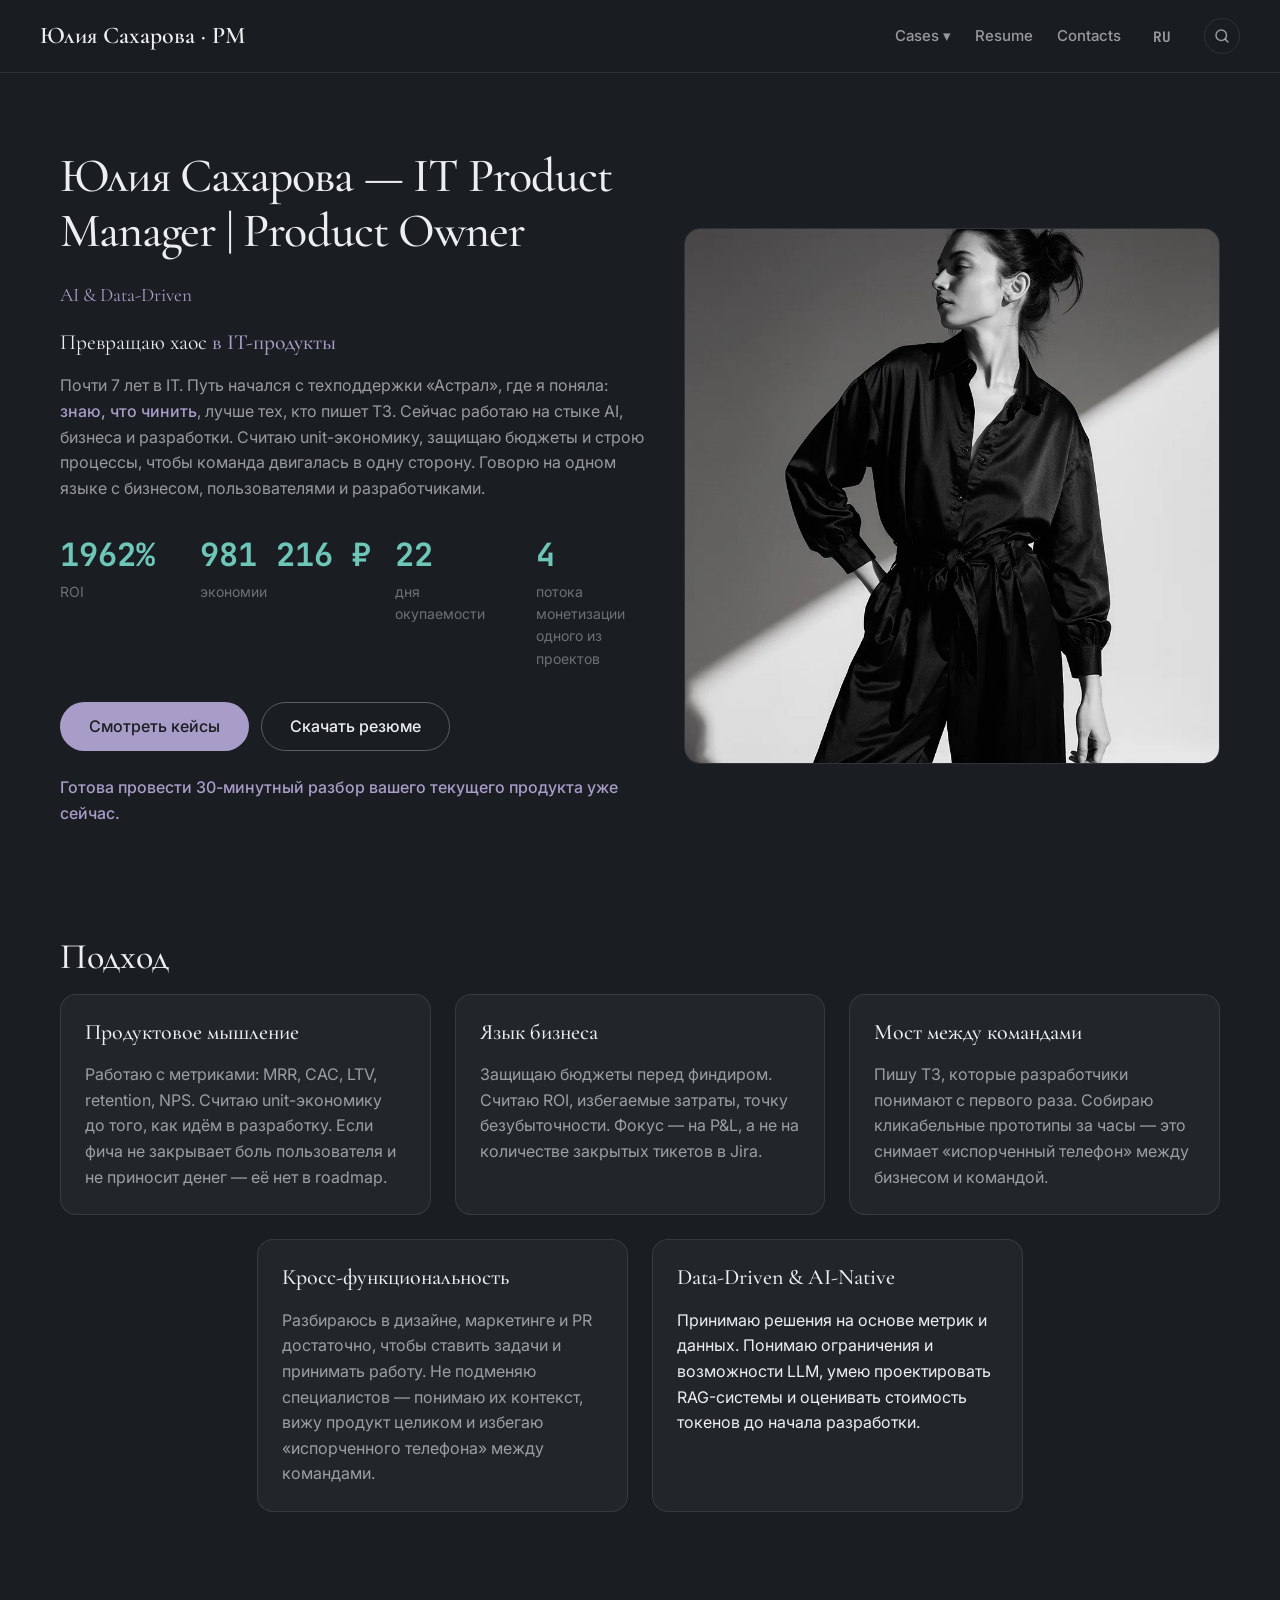
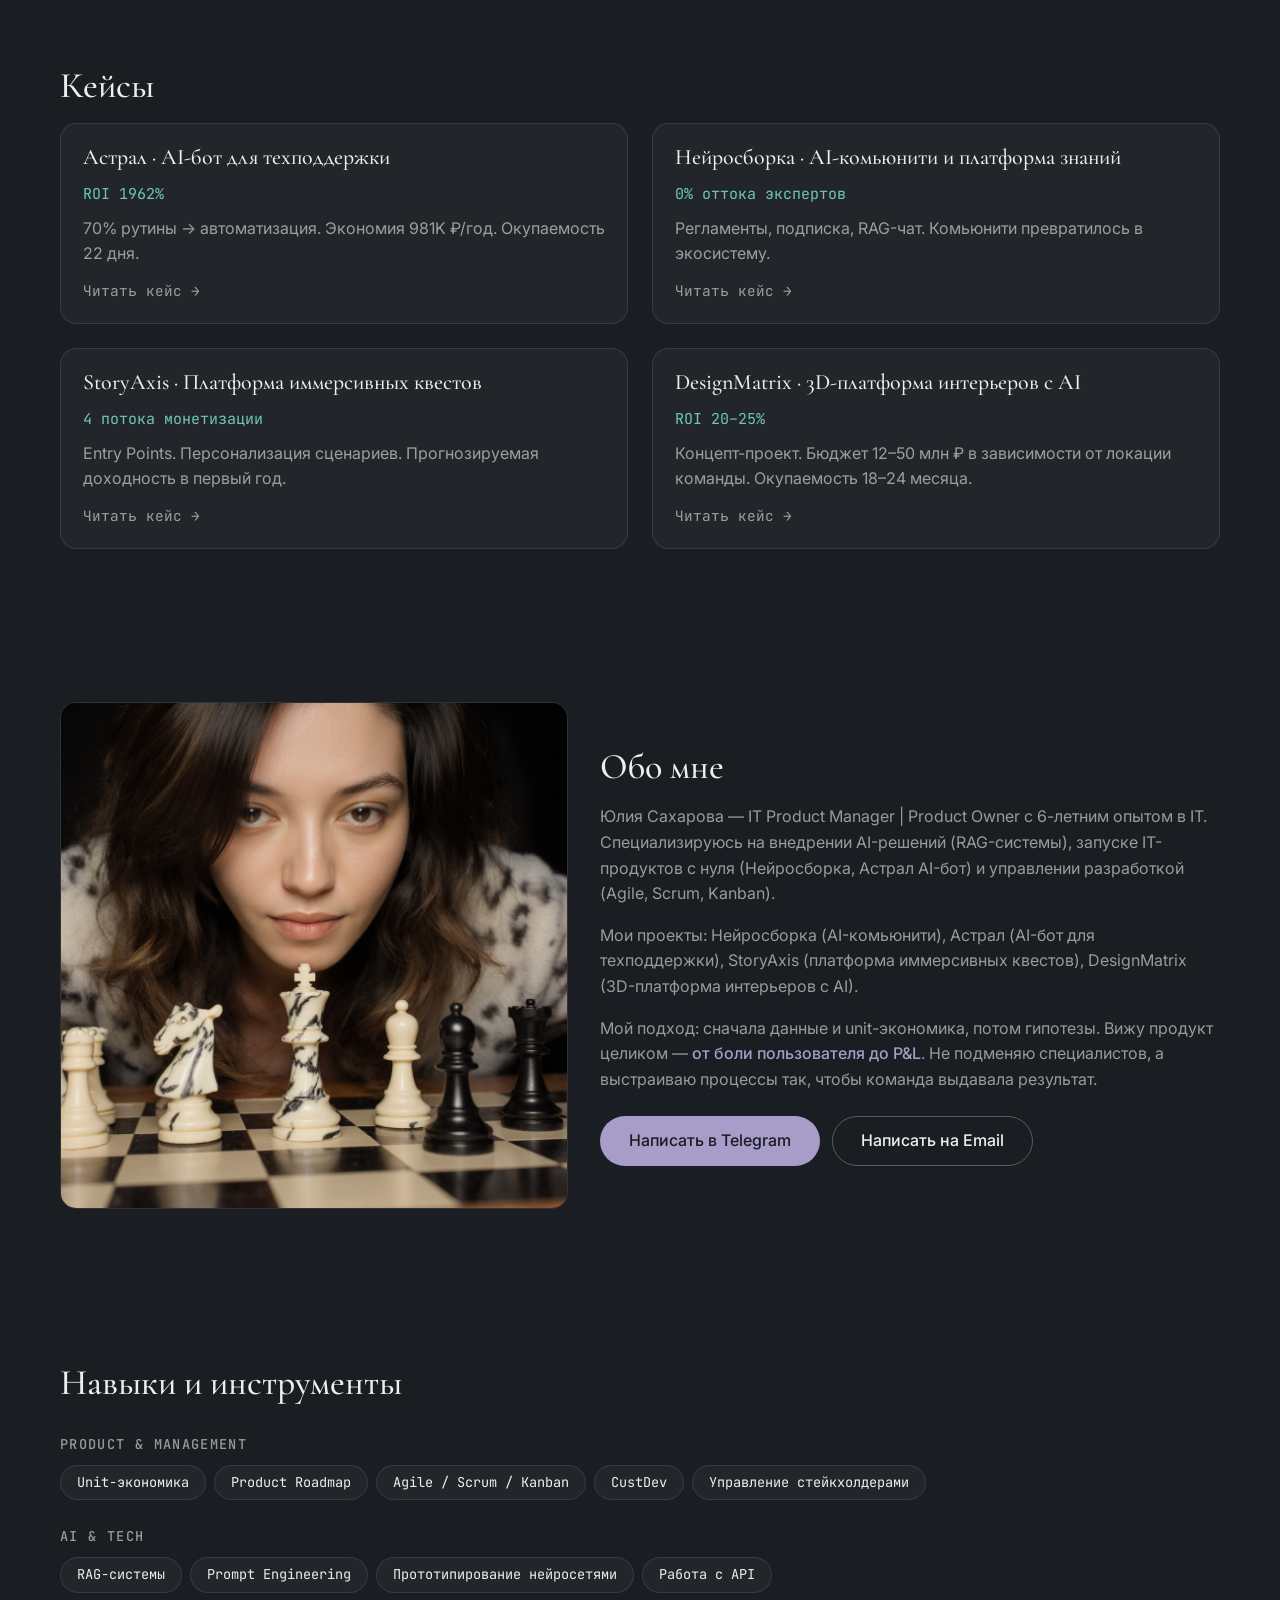
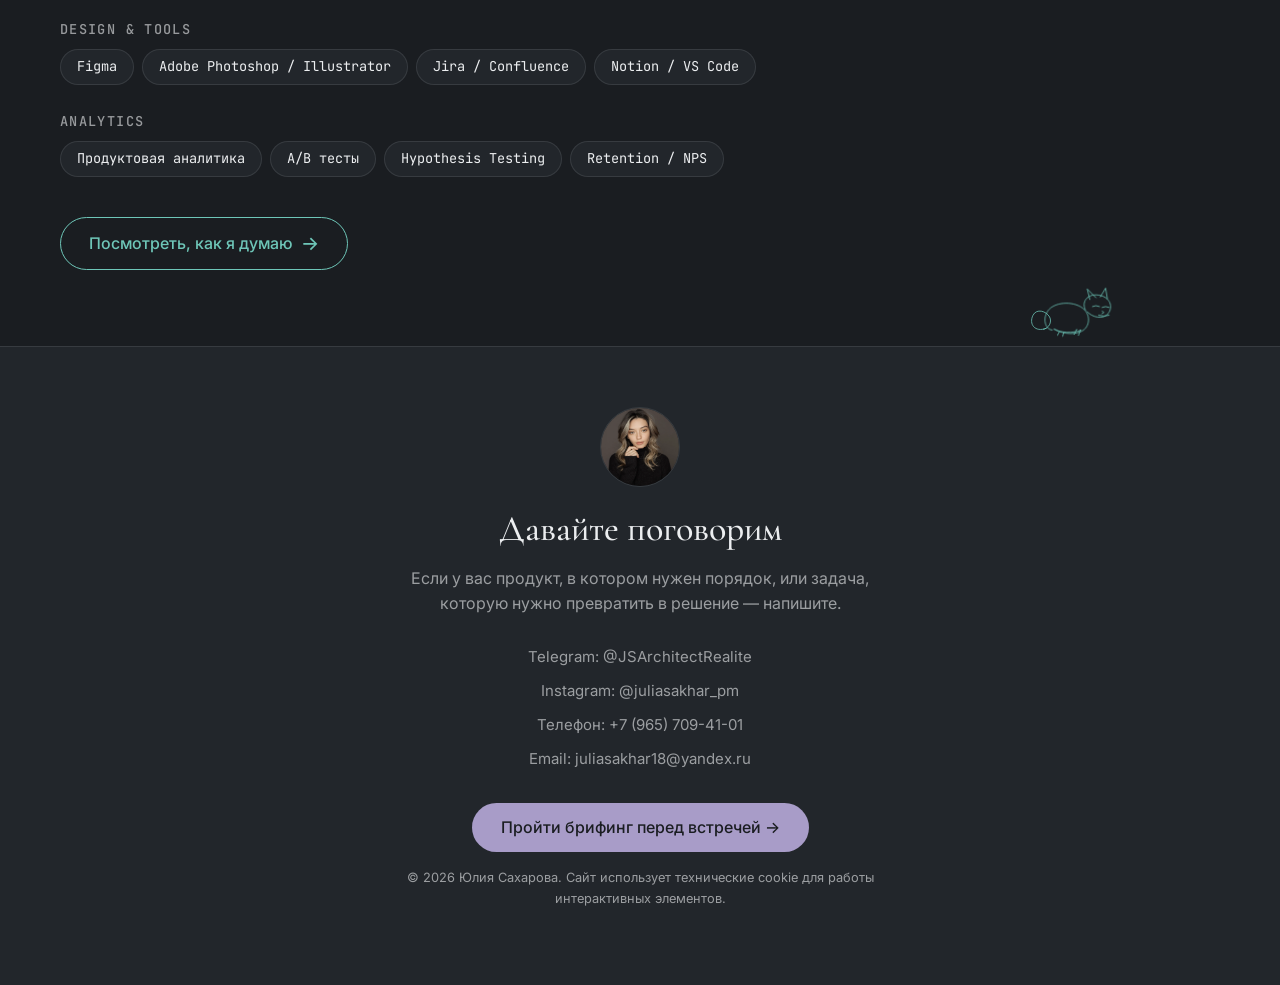
<file: index.html>
<!DOCTYPE html>
<html lang="ru">
<head>
  <meta charset="UTF-8">
  <meta name="viewport" content="width=device-width, initial-scale=1.0">
  <title>Юлия Сахарова — IT Product Manager | AI &amp; Data-Driven</title>
  <meta name="description" content="Опытный IT Product Manager (6+ лет). Управление IT-продуктами, запуск с нуля (0-to-1), unit-экономика. Экспертиза в AI-интеграциях, RAG-системах и Data-Driven подходе. Кейсы с ROI 1962%.">
  <meta name="keywords" content="Юлия Сахарова, Yulia Sakharova, Юлия Сахарова Product Manager, Юлия Сахарова Product Owner, IT Product Manager, AI Product Manager, Product Manager Калуга, Product Manager Россия, Product Manager AI, PM с опытом в AI, Product Manager RAG, Product Manager B2B, Product Manager B2C, нейросборка, астрал AI-бот, storyaxis, designmatrix, ИИ-бот поддержка, AI-бот техподдержка, RAG-системы, unit-экономика, prompt engineering, внедрение ИИ, управление IT-продуктами, разработка MVP, запуск продуктов с нуля, product roadmap, custdev, agile, scrum, kanban, анализ данных, продуктовый аналитик, AI-интеграции, security by design, цифровая трансформация">
  <meta property="og:type" content="website">
  <meta property="og:locale" content="ru_RU">
  <meta property="og:title" content="Юлия Сахарова — IT Product Manager">
  <meta property="og:description" content="Портфолио: внедрение AI (RAG), Unit-экономика, запуск IT-продуктов. ROI 1962%.">
  <meta property="og:image" content="https://juliasakharpm.github.io/yuliia-portfolio/img/portrait.jpg">
  <meta property="og:url" content="https://juliasakharpm.github.io/yuliia-portfolio/">
  <link rel="icon" href="favicon.svg">
  <link rel="preconnect" href="https://fonts.googleapis.com">
  <link rel="preconnect" href="https://fonts.gstatic.com" crossorigin>
  <link rel="stylesheet" href="https://fonts.googleapis.com/css2?family=Cormorant+Garamond:wght@400;500;600&family=Inter:wght@400;500;600&family=JetBrains+Mono:wght@400;700&display=swap">
  <link rel="stylesheet" href="css/styles.css?v=71.1">
  <script src="js/main.js?v=71.1" defer></script>
  <script type="application/ld+json">
  {
    "@context": "https://schema.org",
    "@type": "Person",
    "name": "Юлия Сахарова",
    "alternateName": ["Yulia Sakharova", "Юлия Сахарова PM", "Yulia Sakharova PM"],
    "jobTitle": "IT Product Manager | Product Owner",
    "description": "IT Product Manager с 6-летним опытом. Специализация: AI-интеграции, RAG-системы, запуск IT-продуктов, unit-экономика.",
    "url": "https://juliasakharpm.github.io/yuliia-portfolio/",
    "image": "https://juliasakharpm.github.io/yuliia-portfolio/img/portrait.jpg",
    "sameAs": [
      "https://t.me/JSArchitectRealite",
      "https://instagram.com/juliasakhar_pm"
    ],
    "knowsAbout": ["IT Product Management", "Product Owner", "Artificial Intelligence", "RAG", "Data-Driven", "Unit Economics", "Agile", "Scrum", "Kanban", "Product Launch", "MVP Development", "CustDev", "Product Roadmap", "AI Integration", "Prompt Engineering", "Security by Design"],
    "hasOccupation": {
      "@type": "Occupation",
      "name": "IT Product Manager",
      "occupationLocation": {"@type": "Country", "name": "Russia"}
    }
  }
  </script>
  <script type="application/ld+json">
  {
    "@context": "https://schema.org",
    "@type": "FAQPage",
    "mainEntity": [{
      "@type": "Question",
      "name": "Кто такая Юлия Сахарова?",
      "acceptedAnswer": {"@type": "Answer", "text": "Юлия Сахарова — IT Product Manager с 6-летним опытом, специализирующаяся на внедрении AI-решений (RAG) и запуске B2B/B2C продуктов с измеримым ROI."}
    }, {
      "@type": "Question",
      "name": "Какой у Юлии опыт в AI?",
      "acceptedAnswer": {"@type": "Answer", "text": "Спроектировала и внедрила AI-бота для техподдержки с ROI 1962% и окупаемостью 22 дня."}
    }]
  }
  </script>
</head>
<body>
  <header class="site-header">
    <a class="logo" href="index.html">Юлия Сахарова · PM</a>
        <nav class="site-nav">
      <div class="dropdown">
        <button class="dropdown-toggle" type="button" aria-expanded="false" aria-haspopup="true"><span data-i18n="nav_cases">Кейсы</span> ▾</button>
        <div class="dropdown-menu">
          <a href="case-astral.html">Астрал</a>
          <a href="case-neirosborka.html">Нейросборка</a>
          <a href="case-storyaxis.html">StoryAxis</a>
          <a href="case-designmatrix.html">DesignMatrix</a>
        </div>
      </div>
      <a class="nav-link" href="resume.pdf" download data-i18n="nav_resume">Резюме</a>
      <a class="nav-link" href="index.html#contacts" data-i18n="nav_contacts">Контакты</a>
      <button id="lang-switcher" class="lang-btn" style="background: transparent; border: none; color: var(--text-muted); font-family: var(--font-mono); font-size: 0.9rem; cursor: pointer; padding: 4px 8px; border-radius: 4px; transition: 0.3s;">EN</button>
      <button class="search-toggle" type="button" aria-label="Поиск по сайту" title="Поиск (Ctrl+K)" data-search-open>
        <svg width="18" height="18" viewBox="0 0 24 24" fill="none" stroke="currentColor" stroke-width="2" stroke-linecap="round"><circle cx="11" cy="11" r="7"></circle><path d="m20 20-3.5-3.5"></path></svg>
      </button>
    </nav>
  </header>

  <main>
    <!-- Hero -->
    <section class="section hero fade-in">
      <div class="container hero-grid">
        <div class="hero-text">
          <h1>Юлия Сахарова — IT Product Manager | Product Owner</h1>
          <p class="hero-subtitle">AI &amp; Data-Driven</p>
          <p class="hero-slogan">Превращаю хаос <span class="text-accent">в IT-продукты</span></p>
          <p class="text-muted hero-lead">Почти 7 лет в IT. Путь начался с техподдержки «Астрал», где я поняла: <span class="text-accent">знаю, что чинить</span>, лучше тех, кто пишет ТЗ. Сейчас работаю на стыке AI, бизнеса и разработки. Считаю unit-экономику, защищаю бюджеты и строю процессы, чтобы команда двигалась в одну сторону. Говорю на одном языке с бизнесом, пользователями и разработчиками.</p>
          <div class="hero-stats">
            <div class="stat">
              <span class="stat-value mono"><span data-counter="1962" data-counter-suffix="%">1962%</span></span>
              <span class="stat-label">ROI</span>
            </div>
            <div class="stat">
              <span class="stat-value mono"><span data-counter="981324" data-counter-format="money" data-counter-suffix=" ₽">981 324 ₽</span></span>
              <span class="stat-label">экономии</span>
            </div>
            <div class="stat">
              <span class="stat-value mono"><span data-counter="22">22</span></span>
              <span class="stat-label">дня окупаемости</span>
            </div>
            <div class="stat">
              <span class="stat-value mono"><span data-counter="4">4</span></span>
              <span class="stat-label">потока монетизации одного из проектов</span>
            </div>
          </div>
          <div class="hero-actions">
            <a class="btn btn--primary" href="#cases">Смотреть кейсы</a>
            <a class="btn btn--outline" href="resume.pdf" download>Скачать резюме</a>
          </div>
          <p style="margin-top: 24px; font-weight: 500; color: var(--accent);">Готова провести 30-минутный разбор вашего текущего продукта уже сейчас.</p>
        </div>
        <div class="hero-media">
          <img src="img/portrait.jpg" alt="Юлия Сахарова — IT Product Manager" class="rounded-2xl" width="600" height="600">
        </div>
      </div>
    </section>

    <!-- Подход -->
    <section class="section fade-in">
      <div class="container">
        <h2>Подход</h2>
        <div class="grid-4 approach-grid">
          <div class="card approach-card">
            <h3>Продуктовое мышление</h3>
            <p class="text-muted">Работаю с метриками: MRR, CAC, LTV, retention, NPS. Считаю unit-экономику до того, как идём в разработку. Если фича не закрывает боль пользователя и не приносит денег — её нет в roadmap.</p>
          </div>
          <div class="card approach-card">
            <h3>Язык бизнеса</h3>
            <p class="text-muted">Защищаю бюджеты перед финдиром. Считаю ROI, избегаемые затраты, точку безубыточности. Фокус — на P&L, а не на количестве закрытых тикетов в Jira.</p>
          </div>
          <div class="card approach-card">
            <h3>Мост между командами</h3>
            <p class="text-muted">Пишу ТЗ, которые разработчики понимают с первого раза. Собираю кликабельные прототипы за часы — это снимает «испорченный телефон» между бизнесом и командой.</p>
          </div>
          <div class="card approach-card">
            <h3>Кросс-функциональность</h3>
            <p class="text-muted">Разбираюсь в дизайне, маркетинге и PR достаточно, чтобы ставить задачи и принимать работу. Не подменяю специалистов — понимаю их контекст, вижу продукт целиком и избегаю «испорченного телефона» между командами.</p>
          </div>
          <div class="card approach-card">
            <h3>Data-Driven &amp; AI-Native</h3>
            <p>Принимаю решения на основе метрик и данных. Понимаю ограничения и возможности LLM, умею проектировать RAG-системы и оценивать стоимость токенов до начала разработки.</p>
          </div>
        </div>
      </div>
    </section>

    <!-- Кейсы -->
    <section id="cases" class="section fade-in">
      <div class="container">
        <h2>Кейсы</h2>
        <div class="grid-2 cases-grid">
          <a class="card case-card" href="case-astral.html">
            <h3>Астрал · AI-бот для техподдержки</h3>
            <p class="mono case-metric">ROI 1962%</p>
            <p class="text-muted case-desc">70% рутины → автоматизация. Экономия 981K ₽/год. Окупаемость 22 дня.</p>
            <span class="read-more mono">Читать кейс →</span>
          </a>
          <a class="card case-card" href="case-neirosborka.html">
            <h3>Нейросборка · AI-комьюнити и платформа знаний</h3>
            <p class="mono case-metric">0% оттока экспертов</p>
            <p class="text-muted case-desc">Регламенты, подписка, RAG-чат. Комьюнити превратилось в экосистему.</p>
            <span class="read-more mono">Читать кейс →</span>
          </a>
          <a class="card case-card" href="case-storyaxis.html">
            <h3>StoryAxis · Платформа иммерсивных квестов</h3>
            <p class="mono case-metric">4 потока монетизации</p>
            <p class="text-muted case-desc">Entry Points. Персонализация сценариев. Прогнозируемая доходность в первый год.</p>
            <span class="read-more mono">Читать кейс →</span>
          </a>
          <a class="card case-card" href="case-designmatrix.html">
            <h3>DesignMatrix · 3D-платформа интерьеров с AI</h3>
            <p class="mono case-metric">ROI 20–25%</p>
            <p class="text-muted case-desc">Концепт-проект. Бюджет 12–50 млн ₽ в зависимости от локации команды. Окупаемость 18–24 месяца.</p>
            <span class="read-more mono">Читать кейс →</span>
          </a>
        </div>
      </div>
    </section>

    <!-- Обо мне -->
    <section id="about" class="section fade-in">
      <div class="container about-grid">
        <div class="about-media">
          <img src="img/about.jpg" alt="Юлия Сахарова, Product Manager" class="rounded-2xl" width="800" height="800" loading="lazy">
        </div>
        <div class="about-text">
          <h2>Обо мне</h2>
          <p class="text-muted">Юлия Сахарова — IT Product Manager | Product Owner с 6-летним опытом в IT. Специализируюсь на внедрении AI-решений (RAG-системы), запуске IT-продуктов с нуля (Нейросборка, Астрал AI-бот) и управлении разработкой (Agile, Scrum, Kanban).</p>
          <p class="text-muted">Мои проекты: Нейросборка (AI-комьюнити), Астрал (AI-бот для техподдержки), StoryAxis (платформа иммерсивных квестов), DesignMatrix (3D-платформа интерьеров с AI).</p>
          <p class="text-muted">Мой подход: сначала данные и unit-экономика, потом гипотезы. Вижу продукт целиком — <span class="text-accent">от боли пользователя до P&amp;L</span>. Не подменяю специалистов, а выстраиваю процессы так, чтобы команда выдавала результат.</p>
          <div class="about-actions">
            <a href="https://t.me/JSArchitectRealite" target="_blank" class="btn btn--gold">Написать в Telegram</a>
            <a href="mailto:juliasakhar18@yandex.ru" class="btn btn--outline">Написать на Email</a>
          </div>
        </div>
      </div>
    </section>

    <!-- Навыки и инструменты -->
    <section class="section fade-in" id="skills">
      <div class="container">
        <h2 class="section-title">Навыки и инструменты</h2>
        <div class="skills-list">
          <div class="skill-category">
            <h3>Product &amp; Management</h3>
            <div class="skill-tags">
              <span class="skill-tag">Unit-экономика</span>
              <span class="skill-tag">Product Roadmap</span>
              <span class="skill-tag">Agile / Scrum / Kanban</span>
              <span class="skill-tag">CustDev</span>
              <span class="skill-tag">Управление стейкхолдерами</span>
            </div>
          </div>
          <div class="skill-category">
            <h3>AI &amp; Tech</h3>
            <div class="skill-tags">
              <span class="skill-tag">RAG-системы</span>
              <span class="skill-tag">Prompt Engineering</span>
              <span class="skill-tag">Прототипирование нейросетями</span>
              <span class="skill-tag">Работа с API</span>
            </div>
          </div>
          <div class="skill-category">
            <h3>Design &amp; Tools</h3>
            <div class="skill-tags">
              <span class="skill-tag">Figma</span>
              <span class="skill-tag">Adobe Photoshop / Illustrator</span>
              <span class="skill-tag">Jira / Confluence</span>
              <span class="skill-tag">Notion / VS Code</span>
            </div>
          </div>
          <div class="skill-category">
            <h3>Analytics</h3>
            <div class="skill-tags">
              <span class="skill-tag">Продуктовая аналитика</span>
              <span class="skill-tag">A/B тесты</span>
              <span class="skill-tag">Hypothesis Testing</span>
              <span class="skill-tag">Retention / NPS</span>
            </div>
          </div>
        </div>
        <div style="margin-top: 40px;">
          <a href="how-i-think.html" class="btn btn-metric" style="border: 1px solid var(--metric); color: var(--metric); background: transparent; display: inline-flex; align-items: center; gap: 8px; padding: 14px 28px;">
            Посмотреть, как я думаю <span style="font-size: 1.2rem;">→</span>
          </a>
        </div>
      </div>
    </section>

    <!-- Частые вопросы -->
    <section id="faq" class="seo-hidden">
      <div class="container">
        <h2 class="section-title">Частые вопросы</h2>
        <div class="faq-list">
          <div class="faq-item">
            <h3>Кто такая Юлия Сахарова?</h3>
            <p>Юлия Сахарова — IT Product Manager с 6-летним опытом, специализирующаяся на внедрении AI-решений (RAG) и запуске B2B/B2C продуктов с измеримым ROI.</p>
          </div>
          <div class="faq-item">
            <h3>Какой у вас опыт в AI?</h3>
            <p>Спроектировала и внедрила AI-бота для техподдержки с ROI 1962% и окупаемостью 22 дня. Также запустила платформу знаний с RAG-чатом и нулевым оттоком экспертов.</p>
          </div>
          <div class="faq-item">
            <h3>Какие ключевые навыки?</h3>
            <p>Управление IT-продуктами, Unit-экономика, Product Roadmap, RAG-системы, Prompt Engineering, CustDev, Agile/Scrum.</p>
          </div>
        </div>
      </div>
    </section>
  </main>

  <footer class="site-footer" id="contacts">
        <div class="cat-container" id="portfolio-cat" aria-hidden="true" style="position: absolute; right: 10%; bottom: 100%; width: 140px; z-index: 10; pointer-events: auto;">
      <svg viewBox="0 0 320 180" xmlns="http://www.w3.org/2000/svg" class="cat-svg" aria-hidden="true" focusable="false">
        <!-- Хвост -->
        <g class="tail">
          <path d="M 78 138 C 52 148, 38 128, 48 108 C 56 92, 78 98, 86 112 C 92 124, 84 138, 72 140" class="line"/>
        </g>
        <!-- Тело -->
        <g class="body">
          <path d="M 92 142 C 78 142, 68 118, 82 98 C 96 78, 138 74, 162 92 C 182 108, 178 138, 156 146 C 136 154, 108 148, 98 140" class="line"/>
          <path d="M 96 140 C 110 148, 140 150, 158 142" class="line"/>
        </g>
        <!-- Голова -->
        <g class="head">
          <path d="M 168 96 C 158 78, 172 58, 198 62 C 224 66, 232 88, 220 104 C 210 118, 184 114, 172 100" class="line"/>
          <path d="M 178 72 L 172 48 L 192 68" class="line"/>
          <path d="M 202 66 L 214 46 L 218 70" class="line"/>
          <path d="M 184 88 Q 192 84 200 88" class="line"/>
          <path d="M 206 90 Q 214 86 222 90" class="line"/>
          <path d="M 206 98 L 210 102 L 206 104" class="line"/>
          <path d="M 198 108 Q 210 112 222 108" class="line mouth"/>
        </g>
        <!-- Лапы -->
        <g class="front-paws">
          <path d="M 148 140 L 142 152" class="line"/>
          <path d="M 156 142 L 152 154" class="line"/>
        </g>
        <g class="rear-paws">
          <path d="M 108 146 L 104 154" class="line"/>
          <path d="M 118 148 L 116 156" class="line"/>
        </g>
      </svg>
    </div>

    <img class="avatar rounded-full" src="img/avatar.png" alt="Юлия Сахарова" width="80" height="80" loading="lazy">
    <h2>Давайте поговорим</h2>
    <p>Если у вас продукт, в котором нужен порядок, или задача, которую нужно превратить в решение — напишите.</p>
    <ul class="contacts">
      <li><a href="https://t.me/JSArchitectRealite" target="_blank" rel="noopener noreferrer">Telegram: @JSArchitectRealite</a></li>
      <li><a href="https://instagram.com/juliasakhar_pm">Instagram: @juliasakhar_pm</a></li>
      <li><a href="tel:+79657094101">Телефон: +7 (965) 709-41-01</a></li>
      <li><a href="mailto:juliasakhar18@yandex.ru">Email: juliasakhar18@yandex.ru</a></li>
    </ul>
    <a class="btn btn--primary" href="case-storyaxis.html#briefing">Пройти брифинг перед встречей →</a>
    <p class="text-muted" style="font-size: 0.8rem; margin-top: 16px;">© 2026 Юлия Сахарова. Сайт использует технические cookie для работы интерактивных элементов.</p>
  </footer>
  <div class="search-modal" id="search-modal" aria-hidden="true">
    <div class="search-modal-backdrop" data-search-close></div>
    <div class="search-dialog" role="dialog" aria-modal="true" aria-label="Поиск по сайту">
      <input type="search" id="search-input" placeholder="Поиск по сайту…" autocomplete="off">
      <ul class="search-results" id="search-results"></ul>
      <p class="search-hint mono">Esc — закрыть · Ctrl/Cmd + K — открыть</p>
    </div>
  </div>
</body>
</html>
</file>
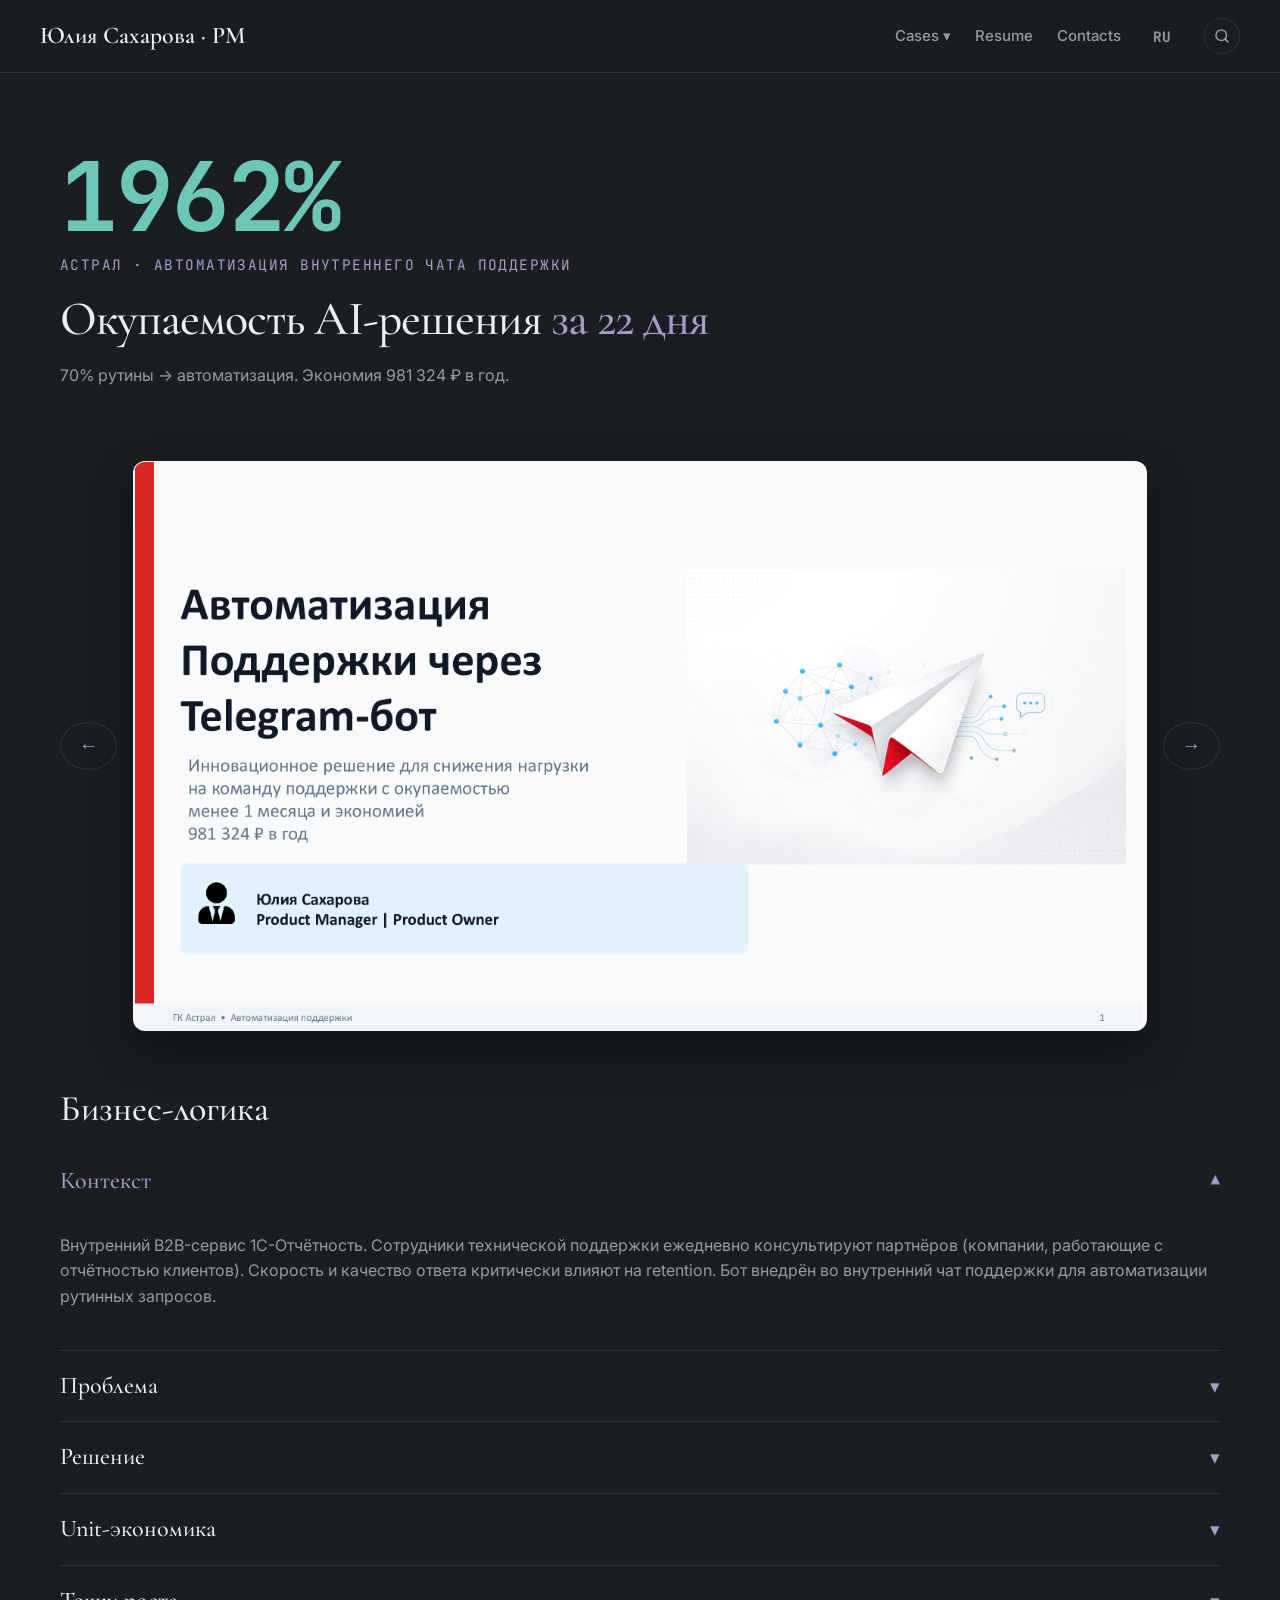
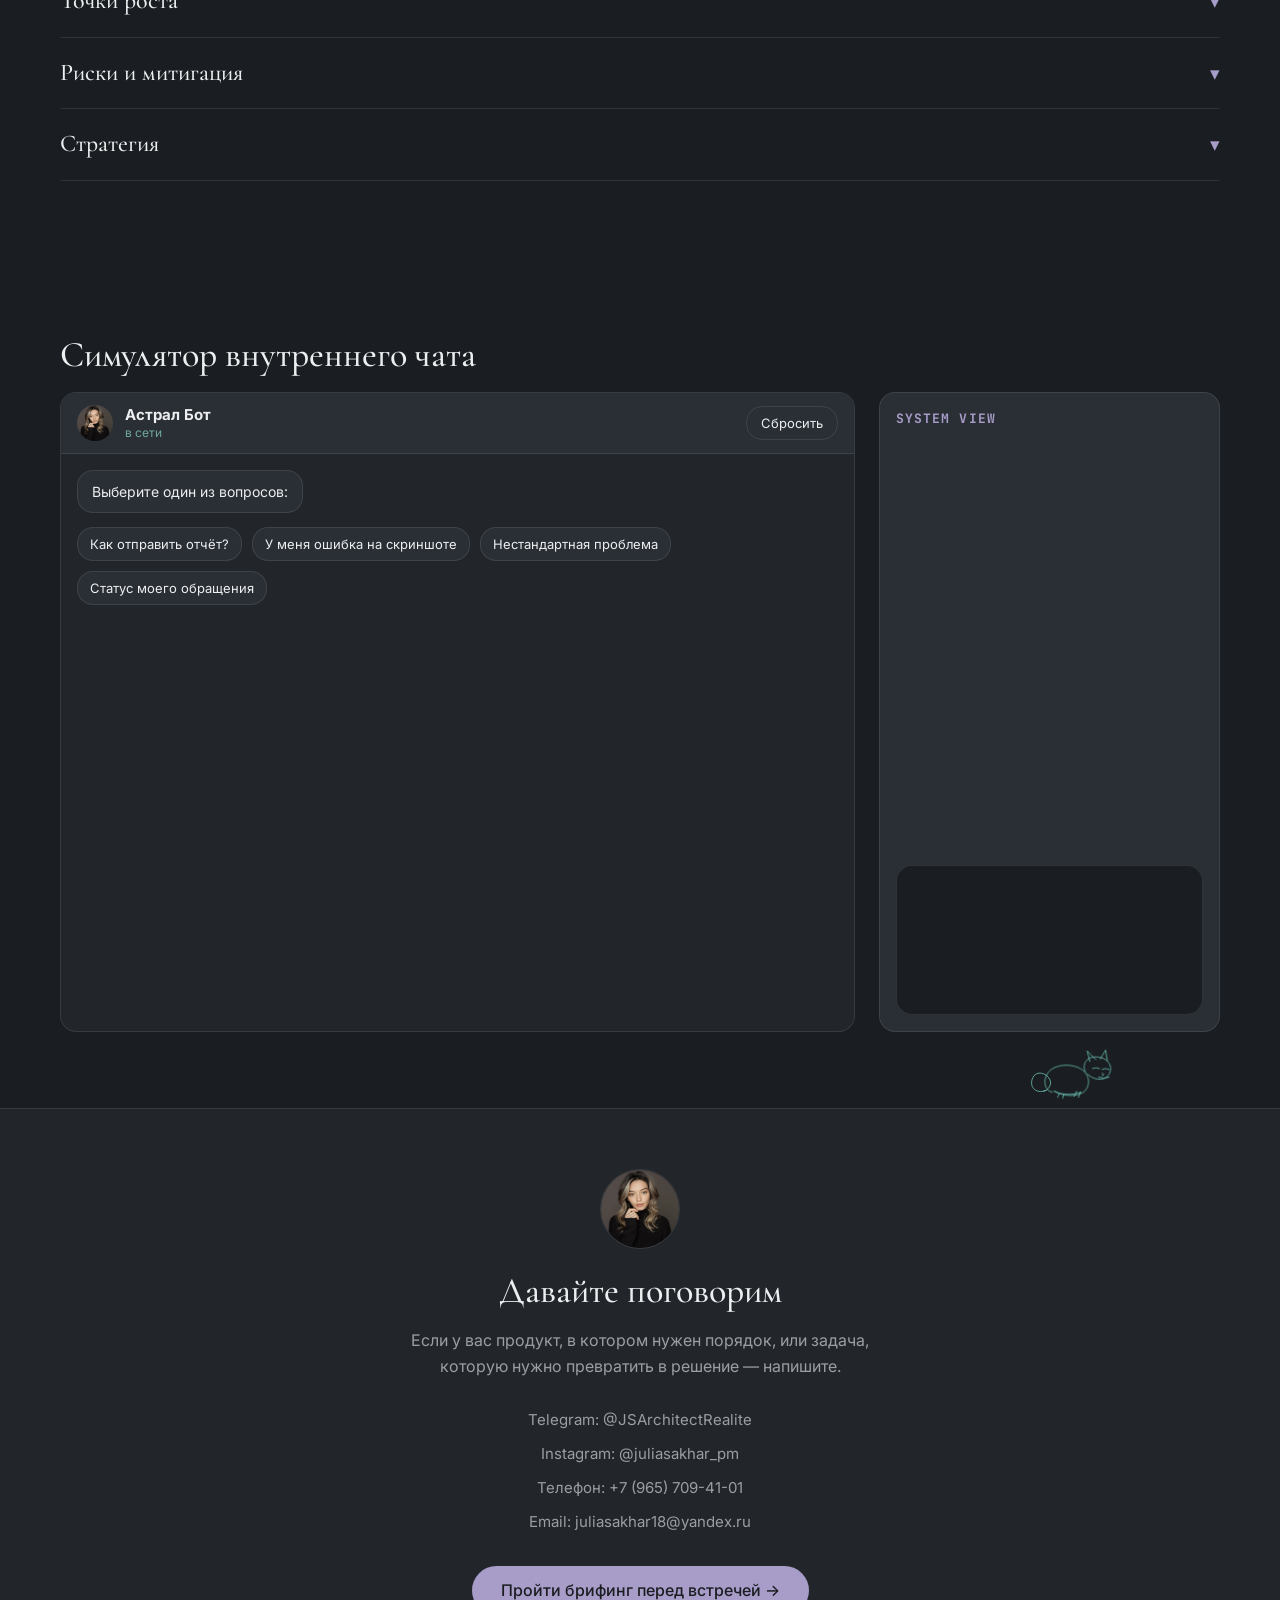
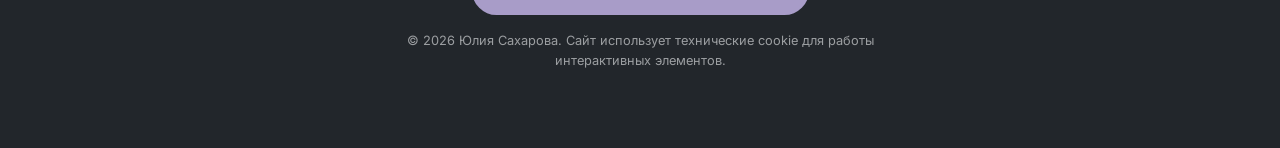
<file: case-astral.html>
<!DOCTYPE html>
<html lang="ru">
<head>
  <meta charset="UTF-8">
  <meta name="viewport" content="width=device-width, initial-scale=1.0">
  <title>Кейс: AI-бот в IT-поддержке (ROI 1962%)</title>
  <meta name="description" content="IT-кейс: проектирование AI-системы для B2B. Снижение нагрузки на 70%, Security by Design, интеграция с API, Data-Driven аналитика и экономия 981 324 ₽ в год.">
  <meta name="keywords" content="Астрал AI-бот, автоматизация техподдержки, AI-бот поддержка, ИИ в поддержке, ROI 1962%, окупаемость AI, юнит-экономика AI, маскирование PII, security by design, кейс внедрения ИИ, Юлия Сахарова кейс, AI support bot">
  <meta property="og:type" content="website">
  <meta property="og:locale" content="ru_RU">
  <meta property="og:title" content="Кейс: AI-бот в IT-поддержке (ROI 1962%)">
  <meta property="og:description" content="IT-кейс: проектирование AI-системы для B2B. Снижение нагрузки на 70%, Security by Design, интеграция с API, Data-Driven аналитика и экономия 981 324 ₽ в год.">
  <link rel="icon" href="favicon.svg">
  <link rel="preconnect" href="https://fonts.googleapis.com">
  <link rel="preconnect" href="https://fonts.gstatic.com" crossorigin>
  <link rel="stylesheet" href="https://fonts.googleapis.com/css2?family=Cormorant+Garamond:wght@400;500;600&family=Inter:wght@400;500;600&family=JetBrains+Mono:wght@400;700&display=swap">
  <link rel="stylesheet" href="css/styles.css?v=71.1">
  <link rel="stylesheet" href="css/case.css?v=27.1">
  <script src="js/main.js?v=71.1" defer></script>
  <script src="js/chat-simulator.js?v=27.1" defer></script>
</head>
<body>
  <header class="site-header">
    <a class="logo" href="index.html">Юлия Сахарова · PM</a>
        <nav class="site-nav">
      <div class="dropdown">
        <button class="dropdown-toggle" type="button" aria-expanded="false" aria-haspopup="true"><span data-i18n="nav_cases">Кейсы</span> ▾</button>
        <div class="dropdown-menu">
          <a href="case-astral.html">Астрал</a>
          <a href="case-neirosborka.html">Нейросборка</a>
          <a href="case-storyaxis.html">StoryAxis</a>
          <a href="case-designmatrix.html">DesignMatrix</a>
        </div>
      </div>
      <a class="nav-link" href="resume.pdf" download data-i18n="nav_resume">Резюме</a>
      <a class="nav-link" href="index.html#contacts" data-i18n="nav_contacts">Контакты</a>
      <button id="lang-switcher" class="lang-btn" style="background: transparent; border: none; color: var(--text-muted); font-family: var(--font-mono); font-size: 0.9rem; cursor: pointer; padding: 4px 8px; border-radius: 4px; transition: 0.3s;">EN</button>
      <button class="search-toggle" type="button" aria-label="Поиск по сайту" title="Поиск (Ctrl+K)" data-search-open>
        <svg width="18" height="18" viewBox="0 0 24 24" fill="none" stroke="currentColor" stroke-width="2" stroke-linecap="round"><circle cx="11" cy="11" r="7"></circle><path d="m20 20-3.5-3.5"></path></svg>
      </button>
    </nav>
  </header>

  <main>
    <!-- Hero -->
    <section class="section fade-in">
      <div class="container">
        <p class="metric-big mono"><span data-counter="1962" data-counter-suffix="%">1962%</span></p>
        <div class="case-label mono" style="color: var(--accent); font-size: 0.9rem; letter-spacing: 0.1em; text-transform: uppercase; margin-bottom: 16px;">Астрал · Автоматизация внутреннего чата поддержки</div>
        <h1>Окупаемость AI-решения <em>за 22 дня</em></h1>
        <p class="text-muted hero-lead">70% рутины → автоматизация. Экономия 981 324 ₽ в год.</p>
      </div>
    </section>

    <!-- Слайдер презентации кейса (фаза 12). Логика: js/main.js -->
    <div class="container">
      <div class="case-slider-wrapper">
        <button class="slider-btn prev" aria-label="Предыдущий слайд">&larr;</button>
        <div class="case-slider" id="slider-astral">
          <img src="img/astral-01.png" class="slide active" alt="Презентация кейса Астрал, слайд 1">
          <img src="img/astral-02.png" class="slide" alt="Презентация кейса Астрал, слайд 2" loading="lazy">
          <img src="img/astral-03.png" class="slide" alt="Презентация кейса Астрал, слайд 3" loading="lazy">
          <img src="img/astral-04.png" class="slide" alt="Презентация кейса Астрал, слайд 4" loading="lazy">
          <img src="img/astral-05.png" class="slide" alt="Презентация кейса Астрал, слайд 5" loading="lazy">
          <img src="img/astral-06.png" class="slide" alt="Презентация кейса Астрал, слайд 6" loading="lazy">
          <img src="img/astral-07.png" class="slide" alt="Презентация кейса Астрал, слайд 7" loading="lazy">
          <img src="img/astral-08.png" class="slide" alt="Презентация кейса Астрал, слайд 8" loading="lazy">
          <img src="img/astral-09.png" class="slide" alt="Презентация кейса Астрал, слайд 9" loading="lazy">
        </div>
        <button class="slider-btn next" aria-label="Следующий слайд">&rarr;</button>
      </div>
    </div>

    <!-- Бизнес-логика -->
    <section class="section logic">
      <div class="container">
        <h2>Бизнес-логика</h2>

        <details class="logic-accordion" open>
          <summary class="logic-summary">
            <h3>Контекст</h3> <span class="arrow">▾</span>
          </summary>
          <div class="logic-content">
          <p class="text-muted">Внутренний B2B-сервис 1С-Отчётность. Сотрудники технической поддержки ежедневно консультируют партнёров (компании, работающие с отчётностью клиентов). Скорость и качество ответа критически влияют на retention. Бот внедрён во внутренний чат поддержки для автоматизации рутинных запросов.</p>

          </div>
        </details>
        <details class="logic-accordion">
          <summary class="logic-summary">
            <h3>Проблема</h3> <span class="arrow">▾</span>
          </summary>
          <div class="logic-content">
          <ul class="text-muted">
            <li>70% запросов — рутина (15 минут на тикет)</li>
            <li>Один сотрудник тратит 24 часа в неделю на повторяющиеся вопросы</li>
            <li>Масштабирование команды = непропорциональный рост ФОТ</li>
            <li>Эксперты выгорали → текучка → потеря компетенций → ещё больше нагрузка</li>
          </ul>

          </div>
        </details>
        <details class="logic-accordion">
          <summary class="logic-summary">
            <h3>Решение</h3> <span class="arrow">▾</span>
          </summary>
          <div class="logic-content">
          <p class="text-muted">Инициировала проект AI-бота во внутреннем техническом чате. Сама посчитала unit-экономику и защитила бюджет 60 000 ₽.</p>
          <p class="text-muted">Логика работы: сотрудник пишет вопрос по сервису 1С-Отчётность → бот отвечает, если знает решение → если не знает или уверенность низкая — зовёт эксперта через @mention → когда эксперт отвечает, бот логирует информацию для дообучения и статистики.</p>
          <p class="text-muted">Спроектировала систему с адаптивным порогом уверенности, кэшированием и GDPR-протоколами. Заложила панель статистики для дообучения команды: система показывает темы с высоким процентом эскалаций (например, 40% по платежам) — это основа для точечного обучения. Бот дообучается на разобранных кейсах.</p>
          <p class="text-muted">Спроектировала архитектуру с учетом Security by Design: маскирование PII-данных перед отправкой в LLM, кэширование ответов (снижение затрат на API на 30%) и протоколы автоудаления скриншотов. Защитила бюджет и минимизировала репутационные риски компании.</p>

          </div>
        </details>
        <details class="logic-accordion">
          <summary class="logic-summary">
            <h3>Unit-экономика</h3> <span class="arrow">▾</span>
          </summary>
          <div class="logic-content">
          <div class="metrics-accordion">
            <details class="metric-details">
            <summary class="metric-summary">
              <span class="metric-value">981 324 ₽</span> — Годовая экономия <span class="arrow">▸</span>
            </summary>
            <div class="metric-text">
              <p>Сумма, которую компания сэкономит за год на ФОТ и операционных расходах.</p>
            </div>
          </details>
            <details class="metric-details">
            <summary class="metric-summary">
              <span class="metric-value">1962%</span> — ROI первого года <span class="arrow">▸</span>
            </summary>
            <div class="metric-text">
              <p>Отношение годовой экономии к затратам на проект. На каждый вложенный рубль приходится почти 20 рублей отдачи.</p>
            </div>
          </details>
            <details class="metric-details">
            <summary class="metric-summary">
              <span class="metric-value">22 дня</span> — Окупаемость <span class="arrow">▸</span>
            </summary>
            <div class="metric-text">
              <p>Срок, за который экономия полностью покрывает бюджет разработки — 60 000 ₽.</p>
            </div>
          </details>
            <details class="metric-details">
            <summary class="metric-summary">
              <span class="metric-value">3 200 000 ₽</span> — Избегаемые затраты vs традиционная разработка <span class="arrow">▸</span>
            </summary>
            <div class="metric-text">
              <p>Стоимость разработки аналогичного решения традиционным способом, которой удалось избежать.</p>
            </div>
          </details>
          </div>

          </div>
        </details>
        <details class="logic-accordion">
          <summary class="logic-summary">
            <h3>Точки роста</h3> <span class="arrow">▾</span>
          </summary>
          <div class="logic-content">
          <ol class="text-muted">
            <li>Расширение на другие продукты ГК Астрал</li>
            <li>Обучение бота на эскалированных кейсах → снижение порога эскалации</li>
            <li>Панель статистики → целевое дообучение команды</li>
            <li>Экспорт решения как SaaS для других сервисов 1С-экосистемы</li>
          </ol>

          </div>
        </details>
        <details class="logic-accordion">
          <summary class="logic-summary">
            <h3>Риски и митигация</h3> <span class="arrow">▾</span>
          </summary>
          <div class="logic-content">
          <div class="risks-table">
            <table>
              <thead>
                <tr><th scope="col">Риск</th><th scope="col">Митигация</th></tr>
              </thead>
              <tbody>
                <tr><td>Падение точности AI</td><td>Автооткат при &lt;70%, тикет в Jira, переобучение</td></tr>
                <tr><td>Утечка данных партнёров</td><td>GDPR: скриншоты удаляются через 24ч, эталоны — 30 дней зашифрованно</td></tr>
                <tr><td>Зависимость от внешних API</td><td>Локальный кэш + fallback на базу знаний</td></tr>
                <tr><td>Сопротивление команды</td><td>Позиционирование: AI забирает рутину, эксперты — на сложные кейсы</td></tr>
              </tbody>
            </table>
          </div>

          </div>
        </details>
        <details class="logic-accordion">
          <summary class="logic-summary">
            <h3>Стратегия</h3> <span class="arrow">▾</span>
          </summary>
          <div class="logic-content">
          <p class="case-quote">RFC-процесс развития. Все изменения документируются. Система растёт вместе с командой, модель дообучается ежемесячно на новых кейсах.</p>
          </div>
        </details>
      </div>
    </section>

    <!-- Симулятор внутреннего чата (интерактив: js/chat-simulator.js) -->
    <section class="section fade-in">
      <div class="container">
        <h2>Симулятор внутреннего чата</h2>
        <div class="chat-sim" id="chat-simulator">
          <div class="chat-panel">
            <div class="chat-header">
              <img src="img/avatar.png" alt="Юлия Сахарова" class="chat-avatar rounded-full" width="36" height="36">
              <div class="chat-name">
                <strong>Астрал Бот</strong>
                <span class="chat-status">в сети</span>
              </div>
              <button type="button" class="chat-reset">Сбросить</button>
            </div>
            <div class="chat-feed" id="chat-feed" aria-live="polite">
              <article class="msg msg--bot">
                <div class="msg-bubble">Выберите один из вопросов:</div>
              </article>
              <div class="chat-actions">
                <button type="button" class="chat-action" data-scenario="0">Как отправить отчёт?</button>
                <button type="button" class="chat-action" data-scenario="1">У меня ошибка на скриншоте</button>
                <button type="button" class="chat-action" data-scenario="2">Нестандартная проблема</button>
                <button type="button" class="chat-action" data-scenario="3">Статус моего обращения</button>
              </div>
            </div>
          </div>
          <aside class="system-view" aria-label="SYSTEM VIEW">
            <p class="sv-title">SYSTEM VIEW</p>
            <div class="sv-step" id="sv-ocr">
              <p class="sv-label">OCR-анализ</p>
              <div class="progress"><div class="progress-fill" id="sv-ocr-fill"></div></div>
              <p class="sv-note" id="sv-ocr-note"></p>
            </div>
            <div class="sv-step" id="sv-search">
              <p class="sv-label">Поиск по базе знаний</p>
              <p class="sv-note" id="sv-search-note"></p>
            </div>
            <div class="sv-step" id="sv-confidence">
              <p class="sv-label">Confidence</p>
              <div class="progress"><div class="progress-fill" id="sv-conf-fill"></div></div>
              <p class="sv-note" id="sv-conf-note"></p>
            </div>
            <div class="sv-step" id="sv-decision">
              <p class="sv-label">Решение</p>
              <p class="sv-note" id="sv-decision-note"></p>
            </div>
            <div class="sv-log" id="sv-log" aria-live="polite"></div>
          </aside>
        </div>
      </div>
    </section>
  </main>

  <footer class="site-footer" id="contacts">
        <div class="cat-container" id="portfolio-cat" aria-hidden="true" style="position: absolute; right: 10%; bottom: 100%; width: 140px; z-index: 10; pointer-events: auto;">
      <svg viewBox="0 0 320 180" xmlns="http://www.w3.org/2000/svg" class="cat-svg" aria-hidden="true" focusable="false">
        <!-- Хвост -->
        <g class="tail">
          <path d="M 78 138 C 52 148, 38 128, 48 108 C 56 92, 78 98, 86 112 C 92 124, 84 138, 72 140" class="line"/>
        </g>
        <!-- Тело -->
        <g class="body">
          <path d="M 92 142 C 78 142, 68 118, 82 98 C 96 78, 138 74, 162 92 C 182 108, 178 138, 156 146 C 136 154, 108 148, 98 140" class="line"/>
          <path d="M 96 140 C 110 148, 140 150, 158 142" class="line"/>
        </g>
        <!-- Голова -->
        <g class="head">
          <path d="M 168 96 C 158 78, 172 58, 198 62 C 224 66, 232 88, 220 104 C 210 118, 184 114, 172 100" class="line"/>
          <path d="M 178 72 L 172 48 L 192 68" class="line"/>
          <path d="M 202 66 L 214 46 L 218 70" class="line"/>
          <path d="M 184 88 Q 192 84 200 88" class="line"/>
          <path d="M 206 90 Q 214 86 222 90" class="line"/>
          <path d="M 206 98 L 210 102 L 206 104" class="line"/>
          <path d="M 198 108 Q 210 112 222 108" class="line mouth"/>
        </g>
        <!-- Лапы -->
        <g class="front-paws">
          <path d="M 148 140 L 142 152" class="line"/>
          <path d="M 156 142 L 152 154" class="line"/>
        </g>
        <g class="rear-paws">
          <path d="M 108 146 L 104 154" class="line"/>
          <path d="M 118 148 L 116 156" class="line"/>
        </g>
      </svg>
    </div>

    <img class="avatar rounded-full" src="img/avatar.png" alt="Юлия Сахарова" width="80" height="80" loading="lazy">
    <h2>Давайте поговорим</h2>
    <p>Если у вас продукт, в котором нужен порядок, или задача, которую нужно превратить в решение — напишите.</p>
    <ul class="contacts">
      <li><a href="https://t.me/JSArchitectRealite" target="_blank" rel="noopener noreferrer">Telegram: @JSArchitectRealite</a></li>
      <li><a href="https://instagram.com/juliasakhar_pm">Instagram: @juliasakhar_pm</a></li>
      <li><a href="tel:+79657094101">Телефон: +7 (965) 709-41-01</a></li>
      <li><a href="mailto:juliasakhar18@yandex.ru">Email: juliasakhar18@yandex.ru</a></li>
    </ul>
    <a class="btn btn--primary" href="case-storyaxis.html#briefing">Пройти брифинг перед встречей →</a>
    <p class="text-muted" style="font-size: 0.8rem; margin-top: 16px;">© 2026 Юлия Сахарова. Сайт использует технические cookie для работы интерактивных элементов.</p>
  </footer>
  <div class="search-modal" id="search-modal" aria-hidden="true">
    <div class="search-modal-backdrop" data-search-close></div>
    <div class="search-dialog" role="dialog" aria-modal="true" aria-label="Поиск по сайту">
      <input type="search" id="search-input" placeholder="Поиск по сайту…" autocomplete="off">
      <ul class="search-results" id="search-results"></ul>
      <p class="search-hint mono">Esc — закрыть · Ctrl/Cmd + K — открыть</p>
    </div>
  </div>
</body>
</html>
</file>
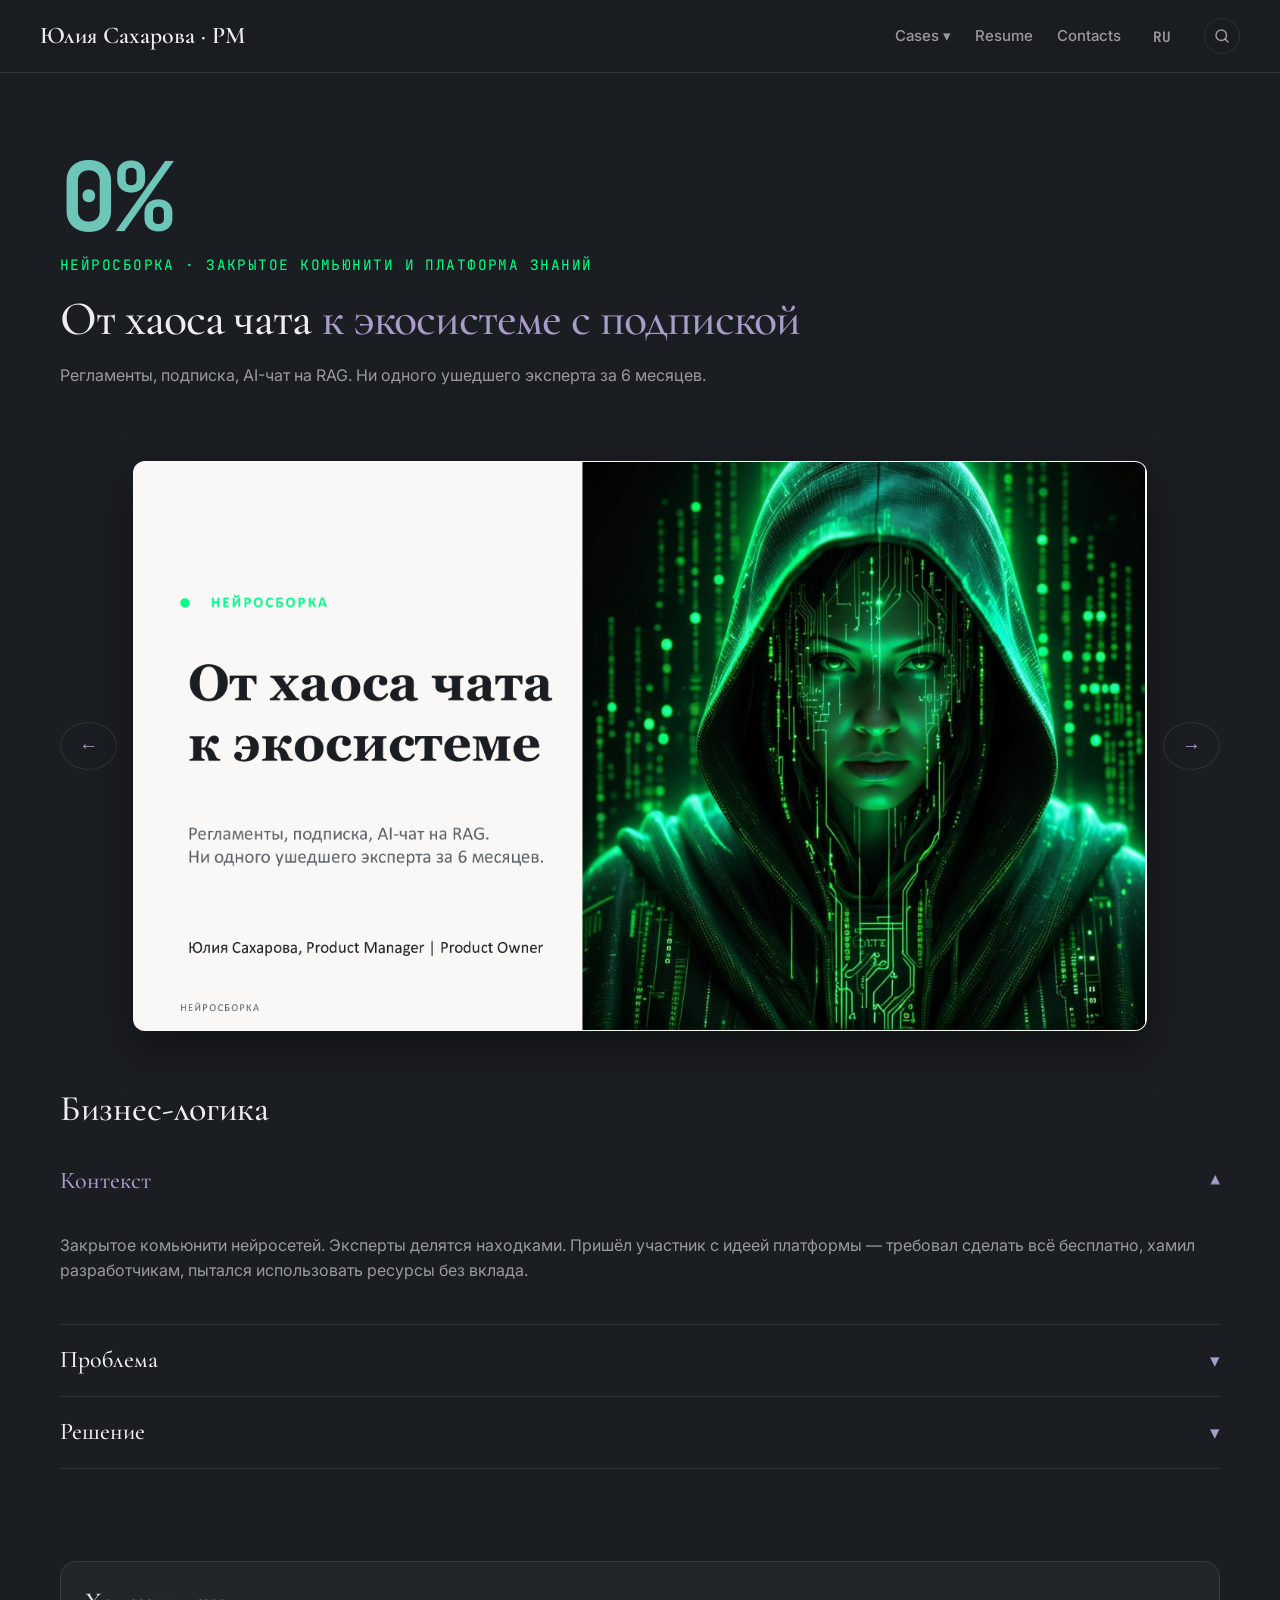
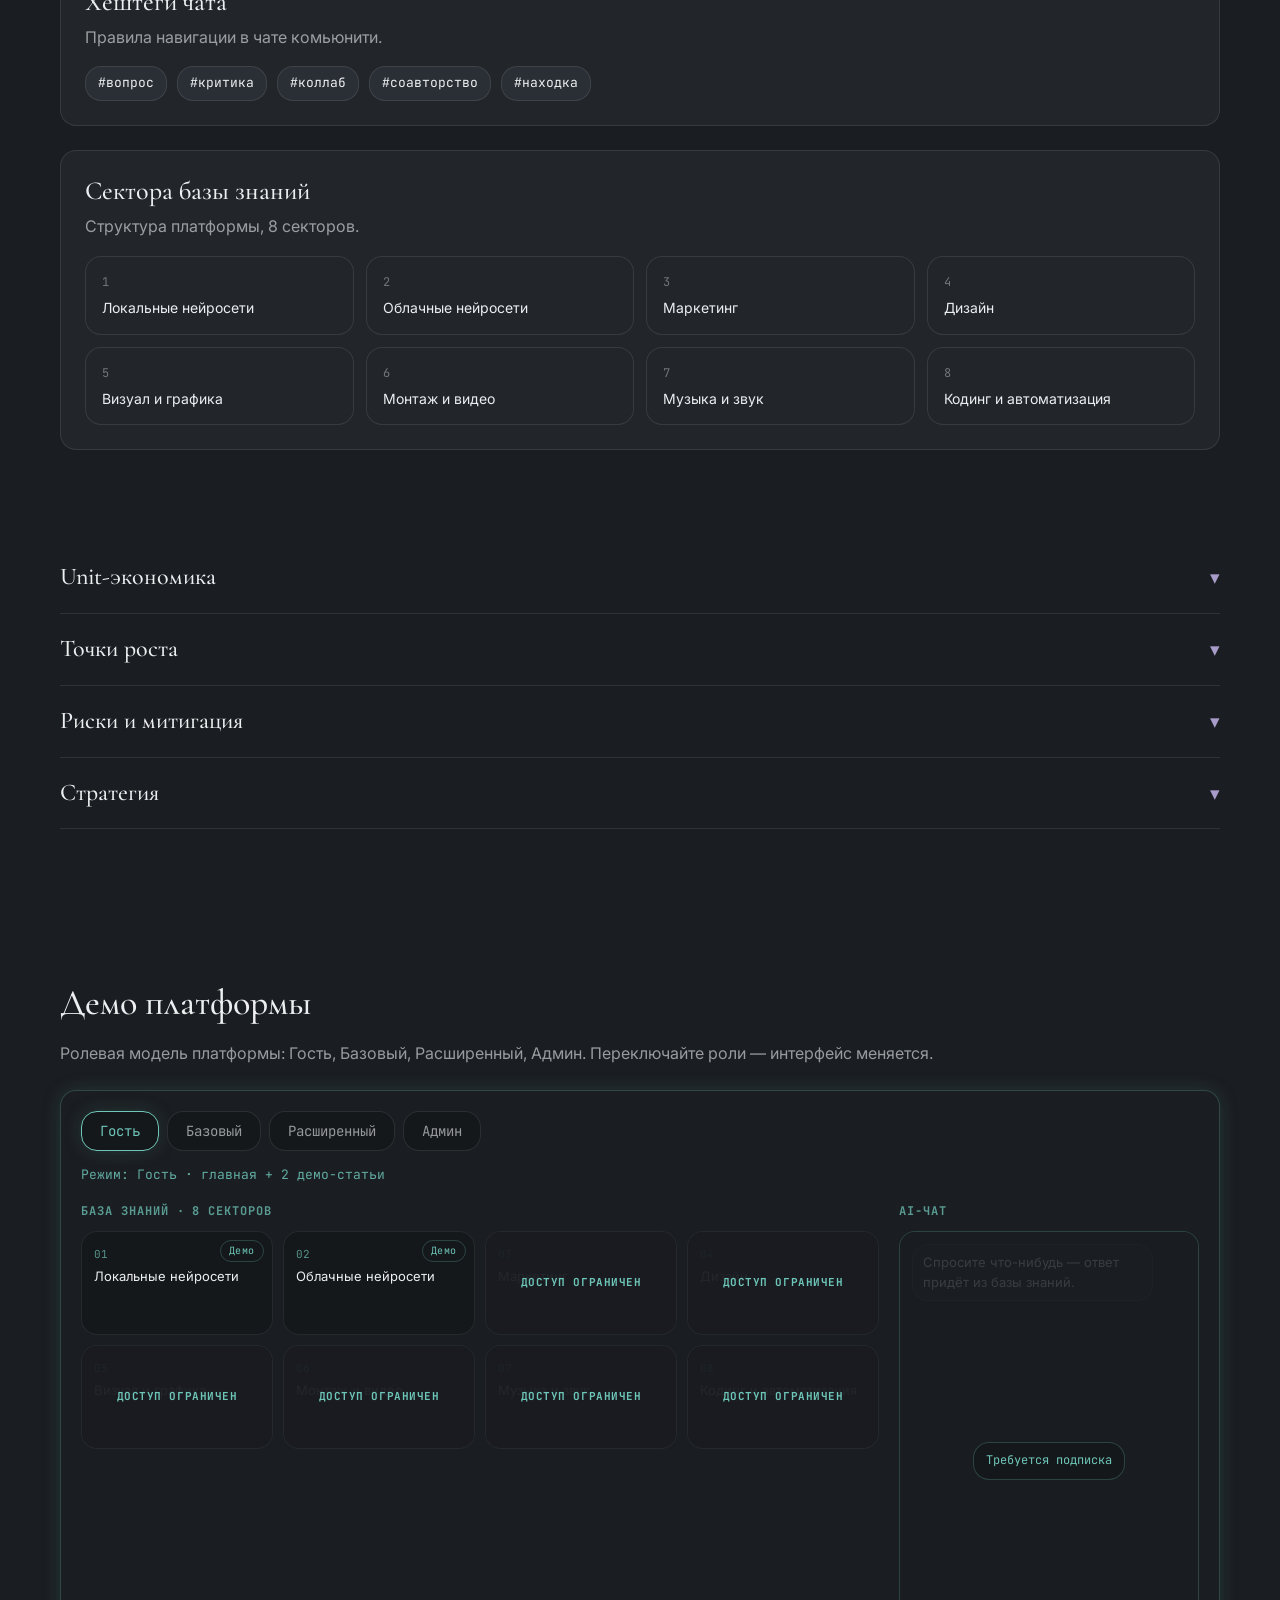
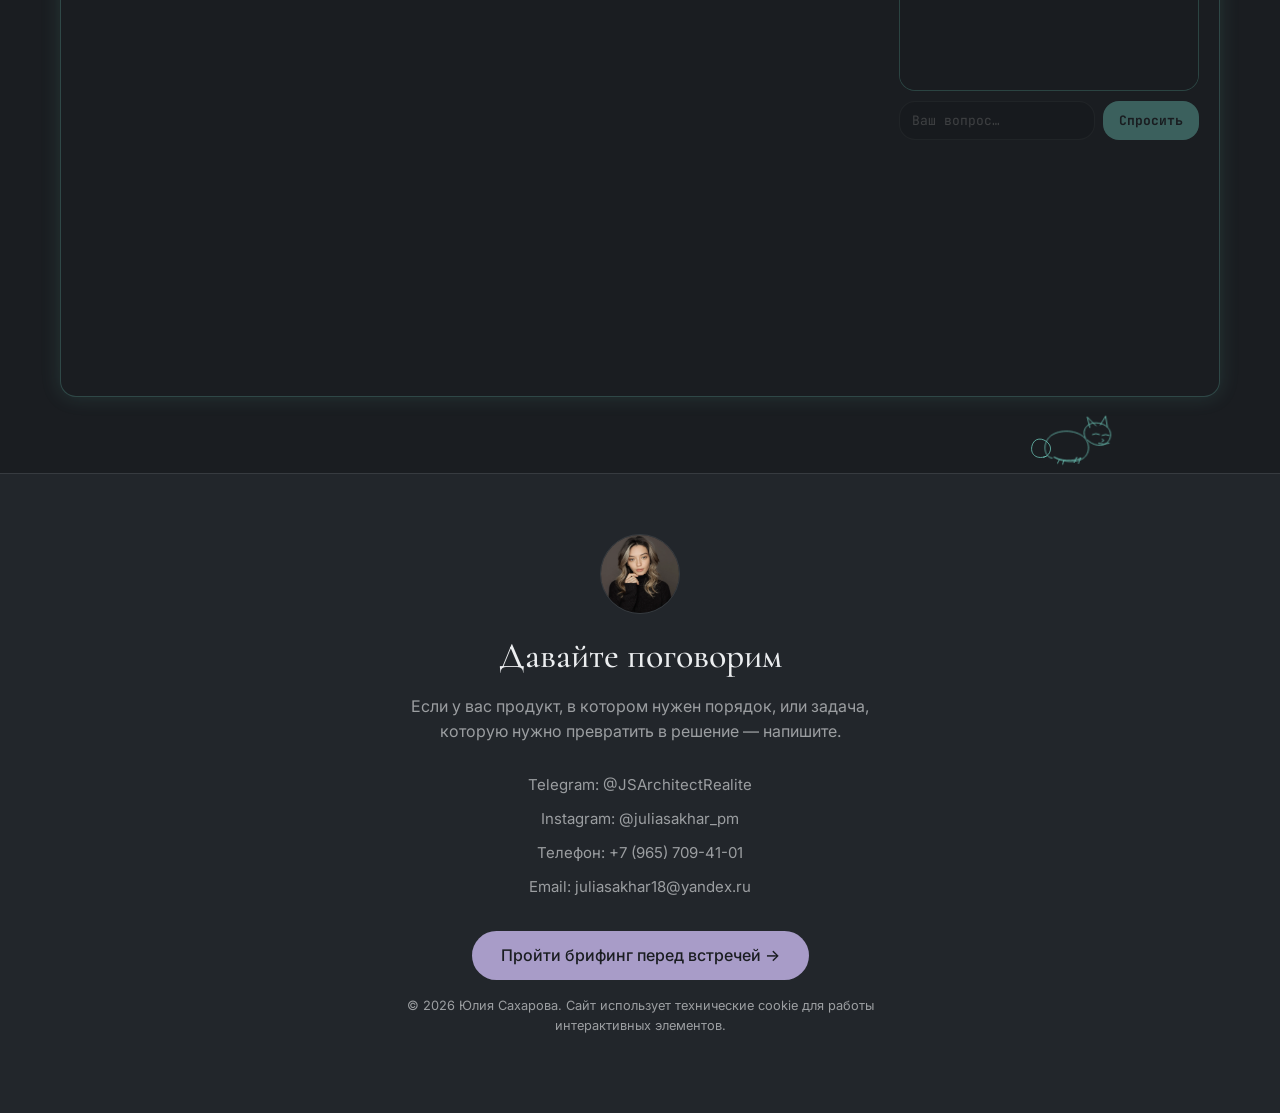
<file: case-neirosborka.html>
<!DOCTYPE html>
<html lang="ru">
<head>
  <meta charset="UTF-8">
  <meta name="viewport" content="width=device-width, initial-scale=1.0">
  <title>Кейс: Запуск IT-платформы (0-to-1) и AI-комьюнити</title>
  <meta name="description" content="Запуск MVP с нуля: архитектура, RAG-чат, ролевая модель и монетизация. Управление IT-продуктом от идеи до экосистемы, Data-Driven метрики и 0% оттока.">
  <meta name="keywords" content="Нейросборка, нейросборка платформа, AI-комьюнити, платформа знаний, RAG-чат, LangChain, pgvector, VK API, запуск IT-платформы, MVP с нуля, AI-комьюнити, монетизация комьюнити, ролевая модель доступа, Юлия Сахарова нейросборка">
  <meta property="og:type" content="website">
  <meta property="og:locale" content="ru_RU">
  <meta property="og:title" content="Кейс: Запуск IT-платформы (0-to-1) и AI-комьюнити">
  <meta property="og:description" content="Запуск MVP с нуля: архитектура, RAG-чат, ролевая модель и монетизация. Управление IT-продуктом от идеи до экосистемы, Data-Driven метрики и 0% оттока.">
  <link rel="icon" href="favicon.svg">
  <link rel="preconnect" href="https://fonts.googleapis.com">
  <link rel="preconnect" href="https://fonts.gstatic.com" crossorigin>
  <link rel="stylesheet" href="https://fonts.googleapis.com/css2?family=Cormorant+Garamond:wght@400;500;600&family=Inter:wght@400;500;600&family=JetBrains+Mono:wght@400;700&display=swap">
  <link rel="stylesheet" href="css/styles.css?v=71.1">
  <link rel="stylesheet" href="css/case.css?v=27.1">
  <link rel="stylesheet" href="css/neon.css?v=27.1">
  <script src="js/main.js?v=71.1" defer></script>
  <script src="js/platform-demo.js?v=27.1" defer></script>
</head>
<body>
  <header class="site-header">
    <a class="logo" href="index.html">Юлия Сахарова · PM</a>
        <nav class="site-nav">
      <div class="dropdown">
        <button class="dropdown-toggle" type="button" aria-expanded="false" aria-haspopup="true"><span data-i18n="nav_cases">Кейсы</span> ▾</button>
        <div class="dropdown-menu">
          <a href="case-astral.html">Астрал</a>
          <a href="case-neirosborka.html">Нейросборка</a>
          <a href="case-storyaxis.html">StoryAxis</a>
          <a href="case-designmatrix.html">DesignMatrix</a>
        </div>
      </div>
      <a class="nav-link" href="resume.pdf" download data-i18n="nav_resume">Резюме</a>
      <a class="nav-link" href="index.html#contacts" data-i18n="nav_contacts">Контакты</a>
      <button id="lang-switcher" class="lang-btn" style="background: transparent; border: none; color: var(--text-muted); font-family: var(--font-mono); font-size: 0.9rem; cursor: pointer; padding: 4px 8px; border-radius: 4px; transition: 0.3s;">EN</button>
      <button class="search-toggle" type="button" aria-label="Поиск по сайту" title="Поиск (Ctrl+K)" data-search-open>
        <svg width="18" height="18" viewBox="0 0 24 24" fill="none" stroke="currentColor" stroke-width="2" stroke-linecap="round"><circle cx="11" cy="11" r="7"></circle><path d="m20 20-3.5-3.5"></path></svg>
      </button>
    </nav>
  </header>

  <main>
    <!-- Hero -->
    <section class="section fade-in">
      <div class="container">
        <p class="metric-big mono"><span data-counter="0" data-counter-suffix="%">0%</span></p>
        <div class="case-label mono" style="color: #00FF88; font-size: 0.9rem; letter-spacing: 0.1em; text-transform: uppercase; margin-bottom: 16px;">Нейросборка · Закрытое комьюнити и платформа знаний</div>
        <h1>От хаоса чата <em>к экосистеме с подпиской</em></h1>
        <p class="text-muted hero-lead">Регламенты, подписка, AI-чат на RAG. Ни одного ушедшего эксперта за 6 месяцев.</p>
      </div>
    </section>

    <!-- Слайдер презентации кейса (фаза 12). Логика: js/main.js -->
    <div class="container">
      <div class="case-slider-wrapper">
        <button class="slider-btn prev" aria-label="Предыдущий слайд">&larr;</button>
        <div class="case-slider" id="slider-neirosborka">
          <img src="img/neirosborka-01.jpg" class="slide active" alt="Презентация кейса Нейросборка, слайд 1">
          <img src="img/neirosborka-02.jpg" class="slide" alt="Презентация кейса Нейросборка, слайд 2" loading="lazy">
          <img src="img/neirosborka-03.jpg" class="slide" alt="Презентация кейса Нейросборка, слайд 3" loading="lazy">
          <img src="img/neirosborka-04.jpg" class="slide" alt="Презентация кейса Нейросборка, слайд 4" loading="lazy">
          <img src="img/neirosborka-05.jpg" class="slide" alt="Презентация кейса Нейросборка, слайд 5" loading="lazy">
          <img src="img/neirosborka-06.jpg" class="slide" alt="Презентация кейса Нейросборка, слайд 6" loading="lazy">
          <img src="img/neirosborka-07.jpg" class="slide" alt="Презентация кейса Нейросборка, слайд 7" loading="lazy">
          <img src="img/neirosborka-08.jpg" class="slide" alt="Презентация кейса Нейросборка, слайд 8" loading="lazy">
          <img src="img/neirosborka-09.jpg" class="slide" alt="Презентация кейса Нейросборка, слайд 9" loading="lazy">
          <img src="img/neirosborka-10.jpg" class="slide" alt="Презентация кейса Нейросборка, слайд 10" loading="lazy">
          <img src="img/neirosborka-11.jpg" class="slide" alt="Презентация кейса Нейросборка, слайд 11" loading="lazy">
        </div>
        <button class="slider-btn next" aria-label="Следующий слайд">&rarr;</button>
      </div>
    </div>

    <!-- Бизнес-логика -->
    <section class="section logic">
      <div class="container">
        <h2>Бизнес-логика</h2>

        <details class="logic-accordion" open>
          <summary class="logic-summary">
            <h3>Контекст</h3> <span class="arrow">▾</span>
          </summary>
          <div class="logic-content">
          <p class="text-muted">Закрытое комьюнити нейросетей. Эксперты делятся находками. Пришёл участник с идеей платформы — требовал сделать всё бесплатно, хамил разработчикам, пытался использовать ресурсы без вклада.</p>

          </div>
        </details>
        <details class="logic-accordion">
          <summary class="logic-summary">
            <h3>Проблема</h3> <span class="arrow">▾</span>
          </summary>
          <div class="logic-content">
          <ul class="text-muted">
            <li>Риск утечки ИС (промпты и воркфлоу уходили бесплатно)</li>
            <li>Токсичность → отток ядра аудитории → смерть комьюнити</li>
            <li>Отсутствие монетизации → нет ресурсов на развитие</li>
            <li>Бесплатные потребители vs создатели ценности = разрушение экосистемы</li>
          </ul>

          </div>
        </details>
        <details class="logic-accordion">
          <summary class="logic-summary">
            <h3>Решение</h3> <span class="arrow">▾</span>
          </summary>
          <div class="logic-content">
          <p class="text-muted">Разработала регламенты коммерческой деятельности (разделение «услуги» и «помощи», правила распределения прибыли). Система хештег-навигации для чата. Два уровня подписки (500 ₽ / 700 ₽). Спроектировала платформу с AI-чатом на RAG (LangChain + pgvector + VK API) и ролевой моделью доступа (Гость / Базовый / Расширенный / Админ). База знаний структурирована по 8 секторам.</p>
          </div>
        </details>
      </div>
    </section>

    <!-- Две системы: не смешивать -->
    <section class="section logic">
      <div class="container">
        <div class="system-block">
          <h3>Хештеги чата</h3>
          <p class="text-muted">Правила навигации в чате комьюнити.</p>
          <div class="tag-row">
            <span class="tag">#вопрос</span>
            <span class="tag">#критика</span>
            <span class="tag">#коллаб</span>
            <span class="tag">#соавторство</span>
            <span class="tag">#находка</span>
          </div>
        </div>

        <div class="system-block">
          <h3>Сектора базы знаний</h3>
          <p class="text-muted">Структура платформы, 8 секторов.</p>
          <div class="grid-2-4">
            <div class="card sector-card"><span class="sector-num mono">1</span><p class="sector-name">Локальные нейросети</p></div>
            <div class="card sector-card"><span class="sector-num mono">2</span><p class="sector-name">Облачные нейросети</p></div>
            <div class="card sector-card"><span class="sector-num mono">3</span><p class="sector-name">Маркетинг</p></div>
            <div class="card sector-card"><span class="sector-num mono">4</span><p class="sector-name">Дизайн</p></div>
            <div class="card sector-card"><span class="sector-num mono">5</span><p class="sector-name">Визуал и графика</p></div>
            <div class="card sector-card"><span class="sector-num mono">6</span><p class="sector-name">Монтаж и видео</p></div>
            <div class="card sector-card"><span class="sector-num mono">7</span><p class="sector-name">Музыка и звук</p></div>
            <div class="card sector-card"><span class="sector-num mono">8</span><p class="sector-name">Кодинг и автоматизация</p></div>
          </div>
        </div>
      </div>
      </div>
    </section>

    <!-- Экономика и планы -->
    <section class="section logic">
      <div class="container">
        <details class="logic-accordion">
          <summary class="logic-summary">
            <h3>Unit-экономика</h3> <span class="arrow">▾</span>
          </summary>
          <div class="logic-content">
          <div class="metrics-accordion">
            <details class="metric-details">
            <summary class="metric-summary">
              <span class="metric-value">~0 ₽</span> — CAC (сарафан + органика) <span class="arrow">▸</span>
            </summary>
            <div class="metric-text">
              <p>Привлечение участников идёт через сарафанное радио и органический трафик, без платного продвижения.</p>
            </div>
          </details>
            <details class="metric-details">
            <summary class="metric-summary">
              <span class="metric-value">6 000 ₽/год</span> — LTV базового <span class="arrow">▸</span>
            </summary>
            <div class="metric-text">
              <p>Годовая выручка с базовой подписки 500 ₽/мес.</p>
            </div>
          </details>
            <details class="metric-details">
            <summary class="metric-summary">
              <span class="metric-value">8 400 ₽/год</span> — LTV расширенного <span class="arrow">▸</span>
            </summary>
            <div class="metric-text">
              <p>Годовая выручка с расширенной подписки 700 ₽/мес.</p>
            </div>
          </details>
            <details class="metric-details">
            <summary class="metric-summary">
              <span class="metric-value">100%</span> — Retention ядра за 6 месяцев <span class="arrow">▸</span>
            </summary>
            <div class="metric-text">
              <p>Ядро аудитории остаётся в комьюнити: удержание 100% за первые полгода.</p>
            </div>
          </details>
            <details class="metric-details">
            <summary class="metric-summary">
              <span class="metric-value">~30</span> — платящих участников — точка безубыточности <span class="arrow">▸</span>
            </summary>
            <div class="metric-text">
              <p>Столько платящих подписчиков нужно, чтобы покрыть операционные расходы платформы.</p>
            </div>
          </details>
          </div>

          </div>
        </details>
        <details class="logic-accordion">
          <summary class="logic-summary">
            <h3>Точки роста</h3> <span class="arrow">▾</span>
          </summary>
          <div class="logic-content">
          <ol class="text-muted">
            <li>Платформа с AI-чатом на RAG → структурирование знаний</li>
            <li>Ролевая модель доступа → монетизация через уровни</li>
            <li>Ручная выдача доступа админом → гибкость для партнёров и VIP</li>
            <li>Пользовательский контент → модерация → бонусы за статьи → виральность</li>
            <li>B2B-направление: корпоративные комьюнити на базе платформы</li>
          </ol>

          </div>
        </details>
        <details class="logic-accordion">
          <summary class="logic-summary">
            <h3>Риски и митигация</h3> <span class="arrow">▾</span>
          </summary>
          <div class="logic-content">
          <div class="risks-table">
            <table>
              <thead>
                <tr><th scope="col">Риск</th><th scope="col">Митигация</th></tr>
              </thead>
              <tbody>
                <tr><td>Токсичность</td><td>Премодерация, разделение «услуги» и «помощи»</td></tr>
                <tr><td>Бесплатное потребление</td><td>2 уровня подписки, лимиты (5 запросов AI/день)</td></tr>
                <tr><td>Зависимость от VK API</td><td>Резервный вход по email + паролю</td></tr>
                <tr><td>Злоупотребления админов</td><td>Логирование выдач бесплатного доступа, уведомления основателю</td></tr>
              </tbody>
            </table>
          </div>

          </div>
        </details>
        <details class="logic-accordion">
          <summary class="logic-summary">
            <h3>Стратегия</h3> <span class="arrow">▾</span>
          </summary>
          <div class="logic-content">
          <p class="case-quote">От чата → к платформе → к экосистеме. Сначала правила, потом монетизация, потом AI. Не наоборот.</p>
          </div>
        </details>
      </div>
    </section>

    <!-- Демо платформы (неоново-зелёный интерактив: js/platform-demo.js + css/neon.css) -->
    <section class="section fade-in" id="platform-demo">
      <div class="container">
        <h2>Демо платформы</h2>
        <p class="text-muted">Ролевая модель платформы: Гость, Базовый, Расширенный, Админ. Переключайте роли — интерфейс меняется.</p>

        <div class="demo-frame" id="demo-frame" data-role="guest">
          <div class="demo-roles" role="tablist" aria-label="Роли платформы">
            <button type="button" class="demo-role mono is-active" data-role="guest" aria-selected="true">Гость</button>
            <button type="button" class="demo-role mono" data-role="basic" aria-selected="false">Базовый</button>
            <button type="button" class="demo-role mono" data-role="advanced" aria-selected="false">Расширенный</button>
            <button type="button" class="demo-role mono" data-role="admin" aria-selected="false">Админ</button>
          </div>

          <p class="demo-status mono" id="demo-status" aria-live="polite"></p>

          <div class="demo-body">
            <div class="demo-knowledge">
              <p class="demo-col-title mono">База знаний · 8 секторов</p>
              <div class="demo-grid">
                <article class="demo-sector">
                  <span class="demo-sector-num mono" aria-hidden="true">01</span>
                  <p class="demo-sector-name">Локальные нейросети</p>
                  <span class="demo-badge mono" aria-hidden="true">Демо</span>
                  <div class="demo-lock"><p>Доступ ограничен</p></div>
                </article>
                <article class="demo-sector">
                  <span class="demo-sector-num mono" aria-hidden="true">02</span>
                  <p class="demo-sector-name">Облачные нейросети</p>
                  <span class="demo-badge mono" aria-hidden="true">Демо</span>
                  <div class="demo-lock"><p>Доступ ограничен</p></div>
                </article>
                <article class="demo-sector">
                  <span class="demo-sector-num mono" aria-hidden="true">03</span>
                  <p class="demo-sector-name">Маркетинг</p>
                  <span class="demo-badge mono" aria-hidden="true">Демо</span>
                  <div class="demo-lock"><p>Доступ ограничен</p></div>
                </article>
                <article class="demo-sector">
                  <span class="demo-sector-num mono" aria-hidden="true">04</span>
                  <p class="demo-sector-name">Дизайн</p>
                  <span class="demo-badge mono" aria-hidden="true">Демо</span>
                  <div class="demo-lock"><p>Доступ ограничен</p></div>
                </article>
                <article class="demo-sector">
                  <span class="demo-sector-num mono" aria-hidden="true">05</span>
                  <p class="demo-sector-name">Визуал и графика</p>
                  <span class="demo-badge mono" aria-hidden="true">Демо</span>
                  <div class="demo-lock"><p>Доступ ограничен</p></div>
                </article>
                <article class="demo-sector">
                  <span class="demo-sector-num mono" aria-hidden="true">06</span>
                  <p class="demo-sector-name">Монтаж и видео</p>
                  <span class="demo-badge mono" aria-hidden="true">Демо</span>
                  <div class="demo-lock"><p>Доступ ограничен</p></div>
                </article>
                <article class="demo-sector">
                  <span class="demo-sector-num mono" aria-hidden="true">07</span>
                  <p class="demo-sector-name">Музыка и звук</p>
                  <span class="demo-badge mono" aria-hidden="true">Демо</span>
                  <div class="demo-lock"><p>Доступ ограничен</p></div>
                </article>
                <article class="demo-sector">
                  <span class="demo-sector-num mono" aria-hidden="true">08</span>
                  <p class="demo-sector-name">Кодинг и автоматизация</p>
                  <span class="demo-badge mono" aria-hidden="true">Демо</span>
                  <div class="demo-lock"><p>Доступ ограничен</p></div>
                </article>
              </div>
            </div>

            <aside class="demo-chat">
              <p class="demo-col-title mono">AI-чат</p>
              <div class="demo-chat-window" id="demo-chat-window">
                <div class="demo-feed" id="demo-feed" aria-live="polite">
                  <article class="demo-msg demo-msg--ai">
                    <div class="demo-bubble">Спросите что-нибудь — ответ придёт из базы знаний.</div>
                  </article>
                </div>
                <div class="chat-lock"><p>Требуется подписка</p></div>
              </div>
              <div class="demo-chat-controls">
                <button type="button" class="demo-upload" id="demo-upload" title="Загрузить изображение (компьютерное зрение)" aria-label="Загрузить изображение"></button>
                <input type="text" id="demo-input" class="demo-input mono" placeholder="Ваш вопрос…" aria-label="Ваш вопрос">
                <button type="button" class="demo-ask mono" id="demo-ask">Спросить</button>
              </div>
              <button type="button" class="demo-topic mono" id="demo-topic">Предложить тему</button>
            </aside>
          </div>

          <div class="demo-admin" id="demo-admin">
            <div class="demo-admin-form">
              <p class="demo-col-title mono">Выдача бесплатного доступа</p>
              <form id="demo-admin-form">
                <label>
                  <span>Имя</span>
                  <input type="text" id="demo-f-name" autocomplete="off" required>
                </label>
                <label>
                  <span>Email</span>
                  <input type="email" id="demo-f-email" autocomplete="off" required>
                </label>
                <label>
                  <span>Срок</span>
                  <select id="demo-f-term">
                    <option value="1 неделя">1 неделя</option>
                    <option value="1 месяц">1 месяц</option>
                    <option value="3 месяца">3 месяца</option>
                    <option value="Бессрочно">Бессрочно</option>
                  </select>
                </label>
                <label>
                  <span>Причина</span>
                  <input type="text" id="demo-f-reason" autocomplete="off" required>
                </label>
                <button type="submit" class="demo-grant mono">Выдать</button>
              </form>
            </div>
            <div class="demo-admin-log">
              <p class="demo-col-title mono">Лог действий · последние 5</p>
              <ul id="demo-log" aria-live="polite"></ul>
            </div>
          </div>
        </div>
      </div>
    </section>
  </main>

  <footer class="site-footer" id="contacts">
        <div class="cat-container" id="portfolio-cat" aria-hidden="true" style="position: absolute; right: 10%; bottom: 100%; width: 140px; z-index: 10; pointer-events: auto;">
      <svg viewBox="0 0 320 180" xmlns="http://www.w3.org/2000/svg" class="cat-svg" aria-hidden="true" focusable="false">
        <!-- Хвост -->
        <g class="tail">
          <path d="M 78 138 C 52 148, 38 128, 48 108 C 56 92, 78 98, 86 112 C 92 124, 84 138, 72 140" class="line"/>
        </g>
        <!-- Тело -->
        <g class="body">
          <path d="M 92 142 C 78 142, 68 118, 82 98 C 96 78, 138 74, 162 92 C 182 108, 178 138, 156 146 C 136 154, 108 148, 98 140" class="line"/>
          <path d="M 96 140 C 110 148, 140 150, 158 142" class="line"/>
        </g>
        <!-- Голова -->
        <g class="head">
          <path d="M 168 96 C 158 78, 172 58, 198 62 C 224 66, 232 88, 220 104 C 210 118, 184 114, 172 100" class="line"/>
          <path d="M 178 72 L 172 48 L 192 68" class="line"/>
          <path d="M 202 66 L 214 46 L 218 70" class="line"/>
          <path d="M 184 88 Q 192 84 200 88" class="line"/>
          <path d="M 206 90 Q 214 86 222 90" class="line"/>
          <path d="M 206 98 L 210 102 L 206 104" class="line"/>
          <path d="M 198 108 Q 210 112 222 108" class="line mouth"/>
        </g>
        <!-- Лапы -->
        <g class="front-paws">
          <path d="M 148 140 L 142 152" class="line"/>
          <path d="M 156 142 L 152 154" class="line"/>
        </g>
        <g class="rear-paws">
          <path d="M 108 146 L 104 154" class="line"/>
          <path d="M 118 148 L 116 156" class="line"/>
        </g>
      </svg>
    </div>

    <img class="avatar rounded-full" src="img/avatar.png" alt="Юлия Сахарова" width="80" height="80" loading="lazy">
    <h2>Давайте поговорим</h2>
    <p>Если у вас продукт, в котором нужен порядок, или задача, которую нужно превратить в решение — напишите.</p>
    <ul class="contacts">
      <li><a href="https://t.me/JSArchitectRealite" target="_blank" rel="noopener noreferrer">Telegram: @JSArchitectRealite</a></li>
      <li><a href="https://instagram.com/juliasakhar_pm">Instagram: @juliasakhar_pm</a></li>
      <li><a href="tel:+79657094101">Телефон: +7 (965) 709-41-01</a></li>
      <li><a href="mailto:juliasakhar18@yandex.ru">Email: juliasakhar18@yandex.ru</a></li>
    </ul>
    <a class="btn btn--primary" href="case-storyaxis.html#briefing">Пройти брифинг перед встречей →</a>
    <p class="text-muted" style="font-size: 0.8rem; margin-top: 16px;">© 2026 Юлия Сахарова. Сайт использует технические cookie для работы интерактивных элементов.</p>
  </footer>
  <div class="search-modal" id="search-modal" aria-hidden="true">
    <div class="search-modal-backdrop" data-search-close></div>
    <div class="search-dialog" role="dialog" aria-modal="true" aria-label="Поиск по сайту">
      <input type="search" id="search-input" placeholder="Поиск по сайту…" autocomplete="off">
      <ul class="search-results" id="search-results"></ul>
      <p class="search-hint mono">Esc — закрыть · Ctrl/Cmd + K — открыть</p>
    </div>
  </div>
</body>
</html>
</file>
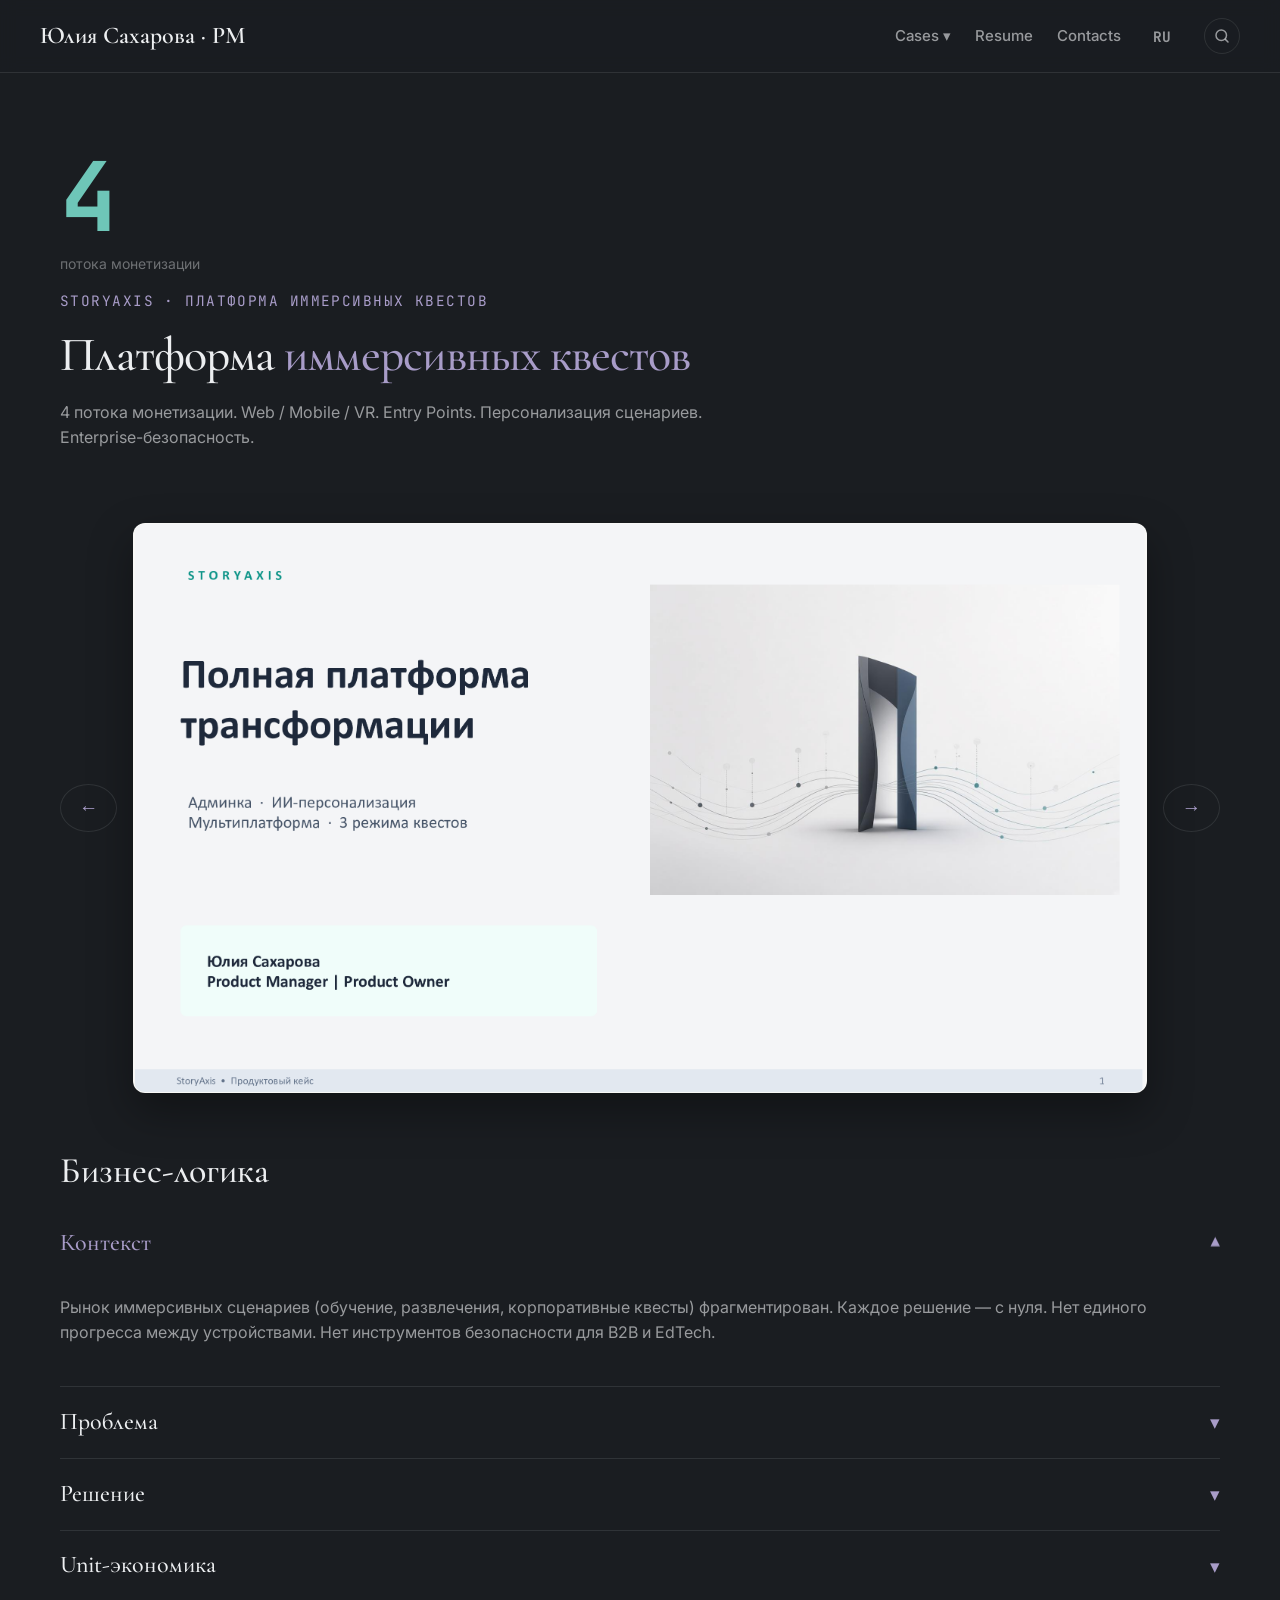
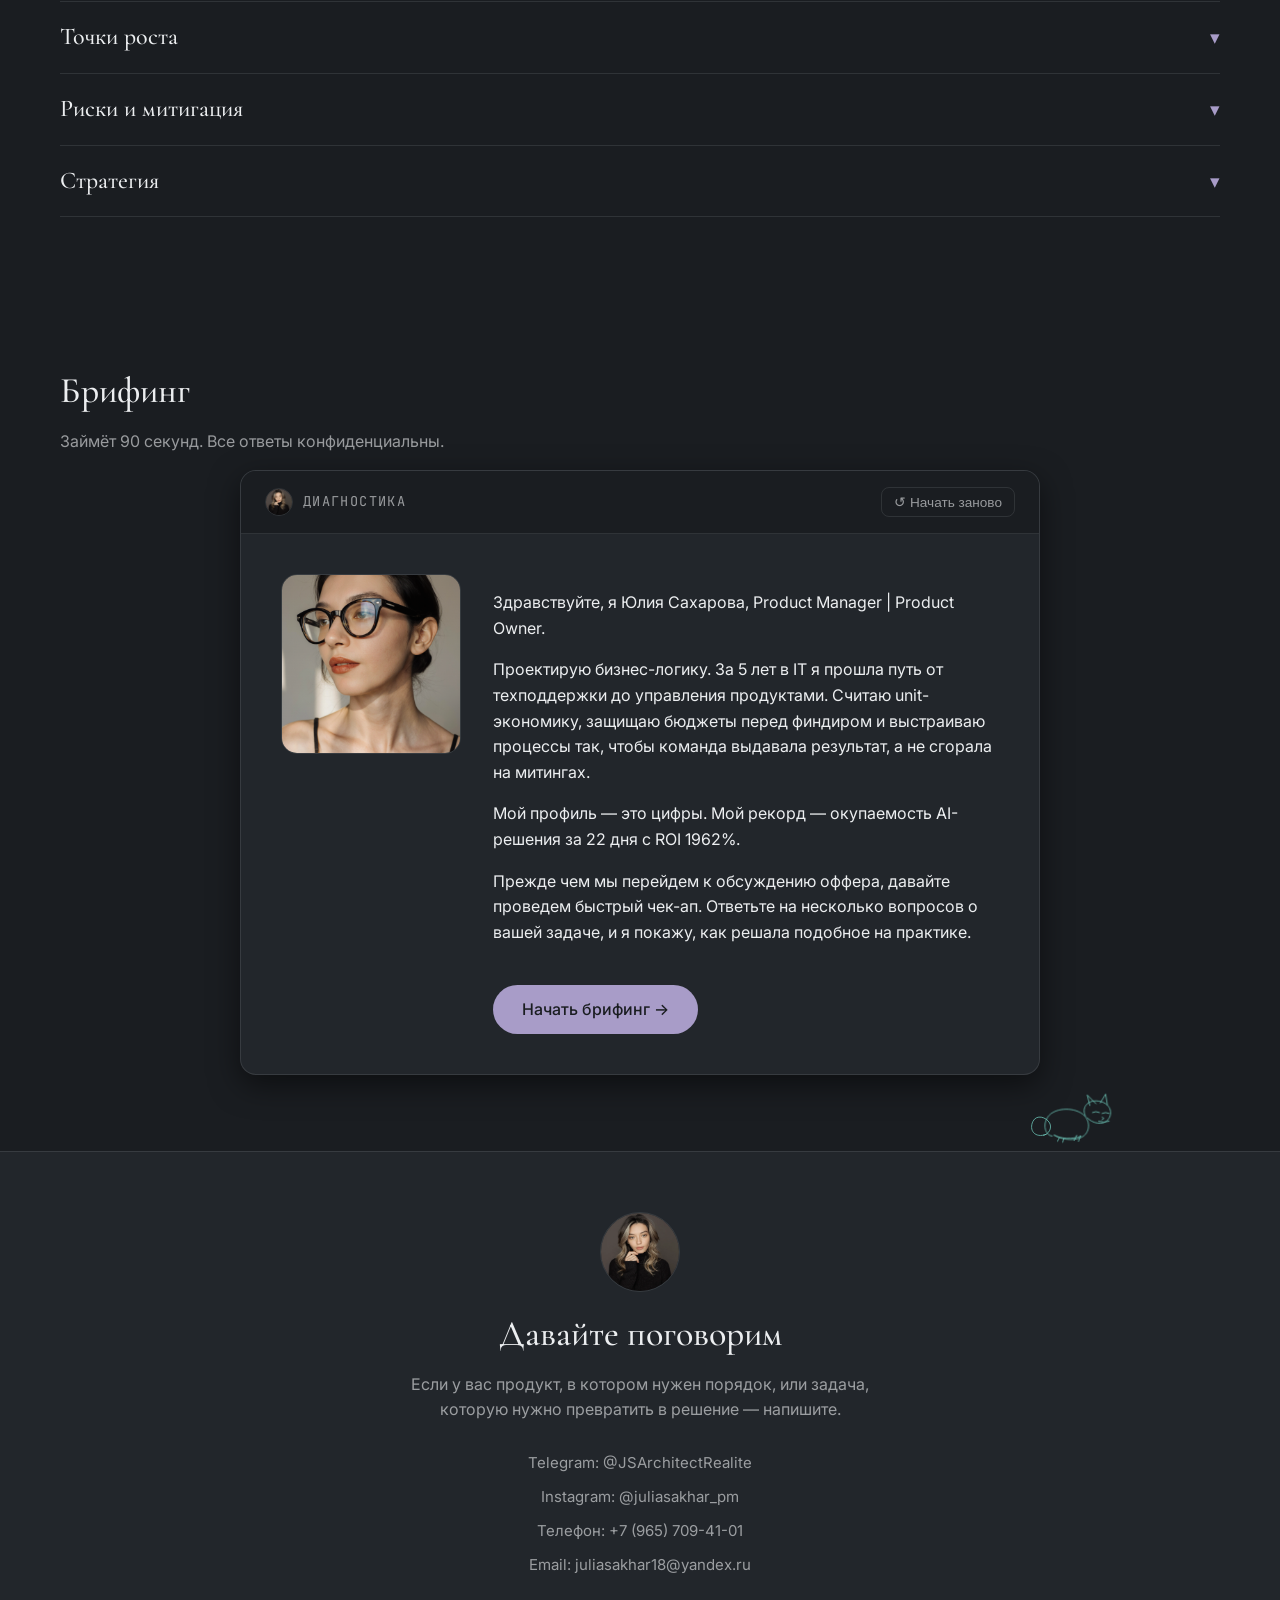
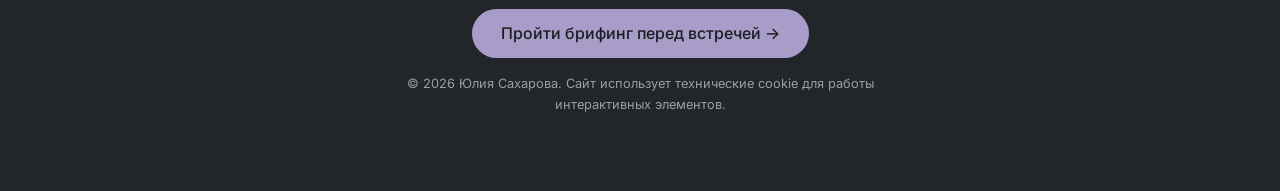
<file: case-storyaxis.html>
<!DOCTYPE html>
<html lang="ru">
<head>
  <meta charset="UTF-8">
  <meta name="viewport" content="width=device-width, initial-scale=1.0">
  <title>Кейс: Архитектура IT-платформы и unit-экономика</title>
  <meta name="description" content="Проектирование сложной IT-экосистемы: 4 потока монетизации, Entry Points, 4 уровня деградации. Управление требованиями, roadmap, unit-экономикой и данными для B2B/B2C.">
  <meta name="keywords" content="StoryAxis, платформа иммерсивных квестов, иммерсивные квесты, Entry Points, персонализация сценариев, unit-экономика квестов, 4 потока монетизации, Parent Dashboard, WebXR, VR-квесты, архитектура IT-платформы, Юлия Сахарова storyaxis">
  <meta property="og:type" content="website">
  <meta property="og:locale" content="ru_RU">
  <meta property="og:title" content="Кейс: Архитектура IT-платформы и unit-экономика">
  <meta property="og:description" content="Проектирование сложной IT-экосистемы: 4 потока монетизации, Entry Points, 4 уровня деградации. Управление требованиями, roadmap, unit-экономикой и данными для B2B/B2C.">
  <link rel="icon" href="favicon.svg">
  <link rel="preconnect" href="https://fonts.googleapis.com">
  <link rel="preconnect" href="https://fonts.gstatic.com" crossorigin>
  <link rel="stylesheet" href="https://fonts.googleapis.com/css2?family=Cormorant+Garamond:wght@400;500;600&family=Inter:wght@400;500;600&family=JetBrains+Mono:wght@400;700&display=swap">
  <link rel="stylesheet" href="css/styles.css?v=71.1">
  <link rel="stylesheet" href="css/case.css?v=27.1">
  <script src="js/main.js?v=71.1" defer></script>
  <script src="js/briefing.js?v=48" defer></script>
</head>
<body>
  <header class="site-header">
    <a class="logo" href="index.html">Юлия Сахарова · PM</a>
        <nav class="site-nav">
      <div class="dropdown">
        <button class="dropdown-toggle" type="button" aria-expanded="false" aria-haspopup="true"><span data-i18n="nav_cases">Кейсы</span> ▾</button>
        <div class="dropdown-menu">
          <a href="case-astral.html">Астрал</a>
          <a href="case-neirosborka.html">Нейросборка</a>
          <a href="case-storyaxis.html">StoryAxis</a>
          <a href="case-designmatrix.html">DesignMatrix</a>
        </div>
      </div>
      <a class="nav-link" href="resume.pdf" download data-i18n="nav_resume">Резюме</a>
      <a class="nav-link" href="index.html#contacts" data-i18n="nav_contacts">Контакты</a>
      <button id="lang-switcher" class="lang-btn" style="background: transparent; border: none; color: var(--text-muted); font-family: var(--font-mono); font-size: 0.9rem; cursor: pointer; padding: 4px 8px; border-radius: 4px; transition: 0.3s;">EN</button>
      <button class="search-toggle" type="button" aria-label="Поиск по сайту" title="Поиск (Ctrl+K)" data-search-open>
        <svg width="18" height="18" viewBox="0 0 24 24" fill="none" stroke="currentColor" stroke-width="2" stroke-linecap="round"><circle cx="11" cy="11" r="7"></circle><path d="m20 20-3.5-3.5"></path></svg>
      </button>
    </nav>
  </header>

  <main>
    <!-- Hero -->
    <section class="section fade-in">
      <div class="container">
        <p class="metric-big mono"><span data-counter="4">4</span></p>
        <p class="stat-label" style="margin-top: 8px;">потока монетизации</p>
        <div class="case-label mono" style="color: var(--accent); font-size: 0.9rem; letter-spacing: 0.1em; text-transform: uppercase; margin-bottom: 16px;">StoryAxis · Платформа иммерсивных квестов</div>
        <h1>Платформа <em>иммерсивных квестов</em></h1>
        <p class="text-muted hero-lead">4 потока монетизации. Web / Mobile / VR. Entry Points. Персонализация сценариев. Enterprise-безопасность.</p>
      </div>
    </section>

    <!-- Слайдер презентации кейса (фаза 12). Логика: js/main.js -->
    <div class="container">
      <div class="case-slider-wrapper">
        <button class="slider-btn prev" aria-label="Предыдущий слайд">&larr;</button>
        <div class="case-slider" id="slider-storyaxis">
          <img src="img/storyaxis-01.png" class="slide active" alt="Презентация кейса StoryAxis, слайд 1">
          <img src="img/storyaxis-02.png" class="slide" alt="Презентация кейса StoryAxis, слайд 2" loading="lazy">
          <img src="img/storyaxis-03.png" class="slide" alt="Презентация кейса StoryAxis, слайд 3" loading="lazy">
          <img src="img/storyaxis-04.png" class="slide" alt="Презентация кейса StoryAxis, слайд 4" loading="lazy">
          <img src="img/storyaxis-05.png" class="slide" alt="Презентация кейса StoryAxis, слайд 5" loading="lazy">
          <img src="img/storyaxis-06.png" class="slide" alt="Презентация кейса StoryAxis, слайд 6" loading="lazy">
          <img src="img/storyaxis-07.png" class="slide" alt="Презентация кейса StoryAxis, слайд 7" loading="lazy">
          <img src="img/storyaxis-08.png" class="slide" alt="Презентация кейса StoryAxis, слайд 8" loading="lazy">
          <img src="img/storyaxis-09.png" class="slide" alt="Презентация кейса StoryAxis, слайд 9" loading="lazy">
          <img src="img/storyaxis-10.png" class="slide" alt="Презентация кейса StoryAxis, слайд 10" loading="lazy">
        </div>
        <button class="slider-btn next" aria-label="Следующий слайд">&rarr;</button>
      </div>
    </div>

    <!-- Бизнес-логика -->
    <section class="section logic">
      <div class="container">
        <h2>Бизнес-логика</h2>

        <details class="logic-accordion" open>
          <summary class="logic-summary">
            <h3>Контекст</h3> <span class="arrow">▾</span>
          </summary>
          <div class="logic-content">
          <p class="text-muted">Рынок иммерсивных сценариев (обучение, развлечения, корпоративные квесты) фрагментирован. Каждое решение — с нуля. Нет единого прогресса между устройствами. Нет инструментов безопасности для B2B и EdTech.</p>

          </div>
        </details>
        <details class="logic-accordion">
          <summary class="logic-summary">
            <h3>Проблема</h3> <span class="arrow">▾</span>
          </summary>
          <div class="logic-content">
          <ul class="text-muted">
            <li>Каждый новый квест = разработка с нуля (от 500K ₽)</li>
            <li>Нет единого стандарта → клиенты не масштабируются</li>
            <li>Отсутствие B2B-инструментов (родительский контроль, аналитика стресса) → потеря корпоративного сегмента</li>
            <li>Жёсткая линейность → высокий churn на старте</li>
          </ul>

          </div>
        </details>
        <details class="logic-accordion">
          <summary class="logic-summary">
            <h3>Решение</h3> <span class="arrow">▾</span>
          </summary>
          <div class="logic-content">
          <p class="text-muted">Спроектировала StoryAxis — экосистему для интерактивного сторителлинга. 153 страницы ТЗ. Кроссплатформенная архитектура (Next.js, PostgreSQL, WebXR, React Native). Заложила в архитектуру защиту бизнес-интересов:</p>
          <ul class="text-muted">
            <li><strong>Entry Points</strong> — старт квеста с любого шага. Инфраструктурная возможность для демо-версий, A/B-тестов, персонализации.</li>
            <li><strong>Персонализация сценариев</strong> — система точек входа позволяет адаптировать сценарии под каждого пользователя на основе паттернов поведения.</li>
            <li><strong>4 уровня деградации</strong> — при падении AI или внешних сервисов платформа переключается на статический контент. Бизнес не теряет пользователя из-за технического сбоя.</li>
            <li><strong>Parent Dashboard</strong> — отдельное приложение для B2B/EdTech с трекингом метрик и «красной кнопкой» экстренного выхода.</li>
            <li><strong>Enterprise-безопасность</strong> — ротация JWT-токенов, CSP, защита от CSRF на уровне архитектуры.</li>
          </ul>

          </div>
        </details>
        <details class="logic-accordion">
          <summary class="logic-summary">
            <h3>Unit-экономика</h3> <span class="arrow">▾</span>
          </summary>
          <div class="logic-content">
          <p class="text-muted">Прогноз 1-го года.</p>
          <div class="metrics-accordion">
            <details class="metric-details">
            <summary class="metric-summary">
              <span class="metric-value">~$5</span> — CAC B2C <span class="arrow">▸</span>
            </summary>
            <div class="metric-text">
              <p>Стоимость привлечения одного частного пользователя через контент и органику.</p>
            </div>
          </details>
            <details class="metric-details">
            <summary class="metric-summary">
              <span class="metric-value">~$200</span> — CAC B2B <span class="arrow">▸</span>
            </summary>
            <div class="metric-text">
              <p>Стоимость привлечения корпоративного клиента: продажи, демо и пилоты.</p>
            </div>
          </details>
            <details class="metric-details">
            <summary class="metric-summary">
              <span class="metric-value">~$45</span> — LTV B2C <span class="arrow">▸</span>
            </summary>
            <div class="metric-text">
              <p>Средняя выручка с одного частного пользователя за всё время жизни.</p>
            </div>
          </details>
            <details class="metric-details">
            <summary class="metric-summary">
              <span class="metric-value">~$8 000</span> — LTV B2B <span class="arrow">▸</span>
            </summary>
            <div class="metric-text">
              <p>Средняя выручка с корпоративного клиента за время сотрудничества.</p>
            </div>
          </details>
            <details class="metric-details">
            <summary class="metric-summary">
              <span class="metric-value">~70%</span> — Gross margin <span class="arrow">▸</span>
            </summary>
            <div class="metric-text">
              <p>Доля выручки, остающаяся после прямых затрат на инфраструктуру и поддержку.</p>
            </div>
          </details>
            <details class="metric-details">
            <summary class="metric-summary">
              <span class="metric-value">месяц 8–10</span> — Точка безубыточности <span class="arrow">▸</span>
            </summary>
            <div class="metric-text">
              <p>Месяц, когда выручка покрывает операционные расходы проекта.</p>
            </div>
          </details>
            <details class="metric-details">
            <summary class="metric-summary">
              <span class="metric-value">Прогнозируемая</span> — доходность: спрогнозирована на основе unit-экономики <span class="arrow">▸</span>
            </summary>
            <div class="metric-text">
              <p>Доходность рассчитана на основе CAC, LTV, gross margin и прогноза роста аудитории.</p>
            </div>
          </details>
          </div>

          </div>
        </details>
        <details class="logic-accordion">
          <summary class="logic-summary">
            <h3>Точки роста</h3> <span class="arrow">▾</span>
          </summary>
          <div class="logic-content">
          <ol class="text-muted">
            <li>Entry Points — старт с любого шага → демо-версии, A/B-тесты, возврат пользователей → рост конверсии</li>
            <li>Персонализация — адаптация сценариев под паттерны поведения → рост вовлечённости</li>
            <li>4 уровня деградации — при сбое AI платформа не падает, переключается на статику → retention</li>
            <li>Parent Dashboard — B2B/EdTech с трекингом метрик → корпоративный сегмент</li>
            <li>Оффлайн-режим → мобильные пользователи в метро/поездках → рост DAU</li>
            <li>StoryAxis Studio — визуальный конструктор для авторов без программистов → Creator Economy</li>
            <li>AI-слой — генерация контента, анализ вовлечённости → премиум-функции</li>
          </ol>

          </div>
        </details>
        <details class="logic-accordion">
          <summary class="logic-summary">
            <h3>Риски и митигация</h3> <span class="arrow">▾</span>
          </summary>
          <div class="logic-content">
          <div class="risks-table">
            <table>
              <thead>
                <tr><th scope="col">Риск</th><th scope="col">Митигация</th></tr>
              </thead>
              <tbody>
                <tr><td>Сбой AI-сервиса</td><td>4 уровня деградации, fallback на статику</td></tr>
                <tr><td>Кража JWT-токенов</td><td>Ротация refresh-токенов, привязка к deviceId</td></tr>
                <tr><td>DDoS</td><td>Rate limiting по IP/user/endpoint, WAF</td></tr>
                <tr><td>Потеря прогресса пользователя</td><td>Оффлайн-журнал + синхронизация при восстановлении сети</td></tr>
                <tr><td>Взлом мобильного приложения</td><td>Certificate pinning, root/jailbreak detection</td></tr>
              </tbody>
            </table>
          </div>

          </div>
        </details>
        <details class="logic-accordion">
          <summary class="logic-summary">
            <h3>Стратегия</h3> <span class="arrow">▾</span>
          </summary>
          <div class="logic-content">
          <ul class="case-quote">
            <li><strong>Фаза 1:</strong> Web + Backend + админка (MVP)</li>
            <li><strong>Фаза 2:</strong> Mobile + оффлайн + платежи</li>
            <li><strong>Фаза 3:</strong> VR + AI + Parent Dashboard</li>
          </ul>
          </div>
        </details>
      </div>
    </section>

    <!-- Брифинг: пошаговый визард (интерактив: js/briefing.js) -->
    <section id="briefing" class="section fade-in">
      <div class="container">
        <h2>Брифинг</h2>
        <p class="text-muted">Займёт 90 секунд. Все ответы конфиденциальны.</p>
        <!-- Каркас визарда фазы 9. Логика: js/briefing.js. Тексты: сценарий фазы 9 + spec/06-storyaxis.md -->
        <div id="briefing-container">
          <div class="bf-wrapper">
            <div class="bf-topbar">
              <div class="bf-topbar-left">
                <img src="img/avatar.png" alt="Юлия Сахарова" class="bf-topbar-avatar rounded-full" width="28" height="28">
                <span class="bf-title mono">ДИАГНОСТИКА</span>
              </div>
              <button class="bf-reset" onclick="localStorage.removeItem('sa_briefing_state'); location.reload();">↺ Начать заново</button>
            </div>
            <div class="bf-content" id="bf-content">
              <!-- Сюда JS рендерит текущий шаг -->
            </div>
          </div>
        </div>
      </div>
    </section>
  </main>

  <footer class="site-footer" id="contacts">
        <div class="cat-container" id="portfolio-cat" aria-hidden="true" style="position: absolute; right: 10%; bottom: 100%; width: 140px; z-index: 10; pointer-events: auto;">
      <svg viewBox="0 0 320 180" xmlns="http://www.w3.org/2000/svg" class="cat-svg" aria-hidden="true" focusable="false">
        <!-- Хвост -->
        <g class="tail">
          <path d="M 78 138 C 52 148, 38 128, 48 108 C 56 92, 78 98, 86 112 C 92 124, 84 138, 72 140" class="line"/>
        </g>
        <!-- Тело -->
        <g class="body">
          <path d="M 92 142 C 78 142, 68 118, 82 98 C 96 78, 138 74, 162 92 C 182 108, 178 138, 156 146 C 136 154, 108 148, 98 140" class="line"/>
          <path d="M 96 140 C 110 148, 140 150, 158 142" class="line"/>
        </g>
        <!-- Голова -->
        <g class="head">
          <path d="M 168 96 C 158 78, 172 58, 198 62 C 224 66, 232 88, 220 104 C 210 118, 184 114, 172 100" class="line"/>
          <path d="M 178 72 L 172 48 L 192 68" class="line"/>
          <path d="M 202 66 L 214 46 L 218 70" class="line"/>
          <path d="M 184 88 Q 192 84 200 88" class="line"/>
          <path d="M 206 90 Q 214 86 222 90" class="line"/>
          <path d="M 206 98 L 210 102 L 206 104" class="line"/>
          <path d="M 198 108 Q 210 112 222 108" class="line mouth"/>
        </g>
        <!-- Лапы -->
        <g class="front-paws">
          <path d="M 148 140 L 142 152" class="line"/>
          <path d="M 156 142 L 152 154" class="line"/>
        </g>
        <g class="rear-paws">
          <path d="M 108 146 L 104 154" class="line"/>
          <path d="M 118 148 L 116 156" class="line"/>
        </g>
      </svg>
    </div>

    <img class="avatar rounded-full" src="img/avatar.png" alt="Юлия Сахарова" width="80" height="80" loading="lazy">
    <h2>Давайте поговорим</h2>
    <p>Если у вас продукт, в котором нужен порядок, или задача, которую нужно превратить в решение — напишите.</p>
    <ul class="contacts">
      <li><a href="https://t.me/JSArchitectRealite" target="_blank" rel="noopener noreferrer">Telegram: @JSArchitectRealite</a></li>
      <li><a href="https://instagram.com/juliasakhar_pm">Instagram: @juliasakhar_pm</a></li>
      <li><a href="tel:+79657094101">Телефон: +7 (965) 709-41-01</a></li>
      <li><a href="mailto:juliasakhar18@yandex.ru">Email: juliasakhar18@yandex.ru</a></li>
    </ul>
    <a class="btn btn--primary" href="case-storyaxis.html#briefing">Пройти брифинг перед встречей →</a>
    <p class="text-muted" style="font-size: 0.8rem; margin-top: 16px;">© 2026 Юлия Сахарова. Сайт использует технические cookie для работы интерактивных элементов.</p>
  </footer>
  <div class="search-modal" id="search-modal" aria-hidden="true">
    <div class="search-modal-backdrop" data-search-close></div>
    <div class="search-dialog" role="dialog" aria-modal="true" aria-label="Поиск по сайту">
      <input type="search" id="search-input" placeholder="Поиск по сайту…" autocomplete="off">
      <ul class="search-results" id="search-results"></ul>
      <p class="search-hint mono">Esc — закрыть · Ctrl/Cmd + K — открыть</p>
    </div>
  </div>
</body>
</html>
</file>
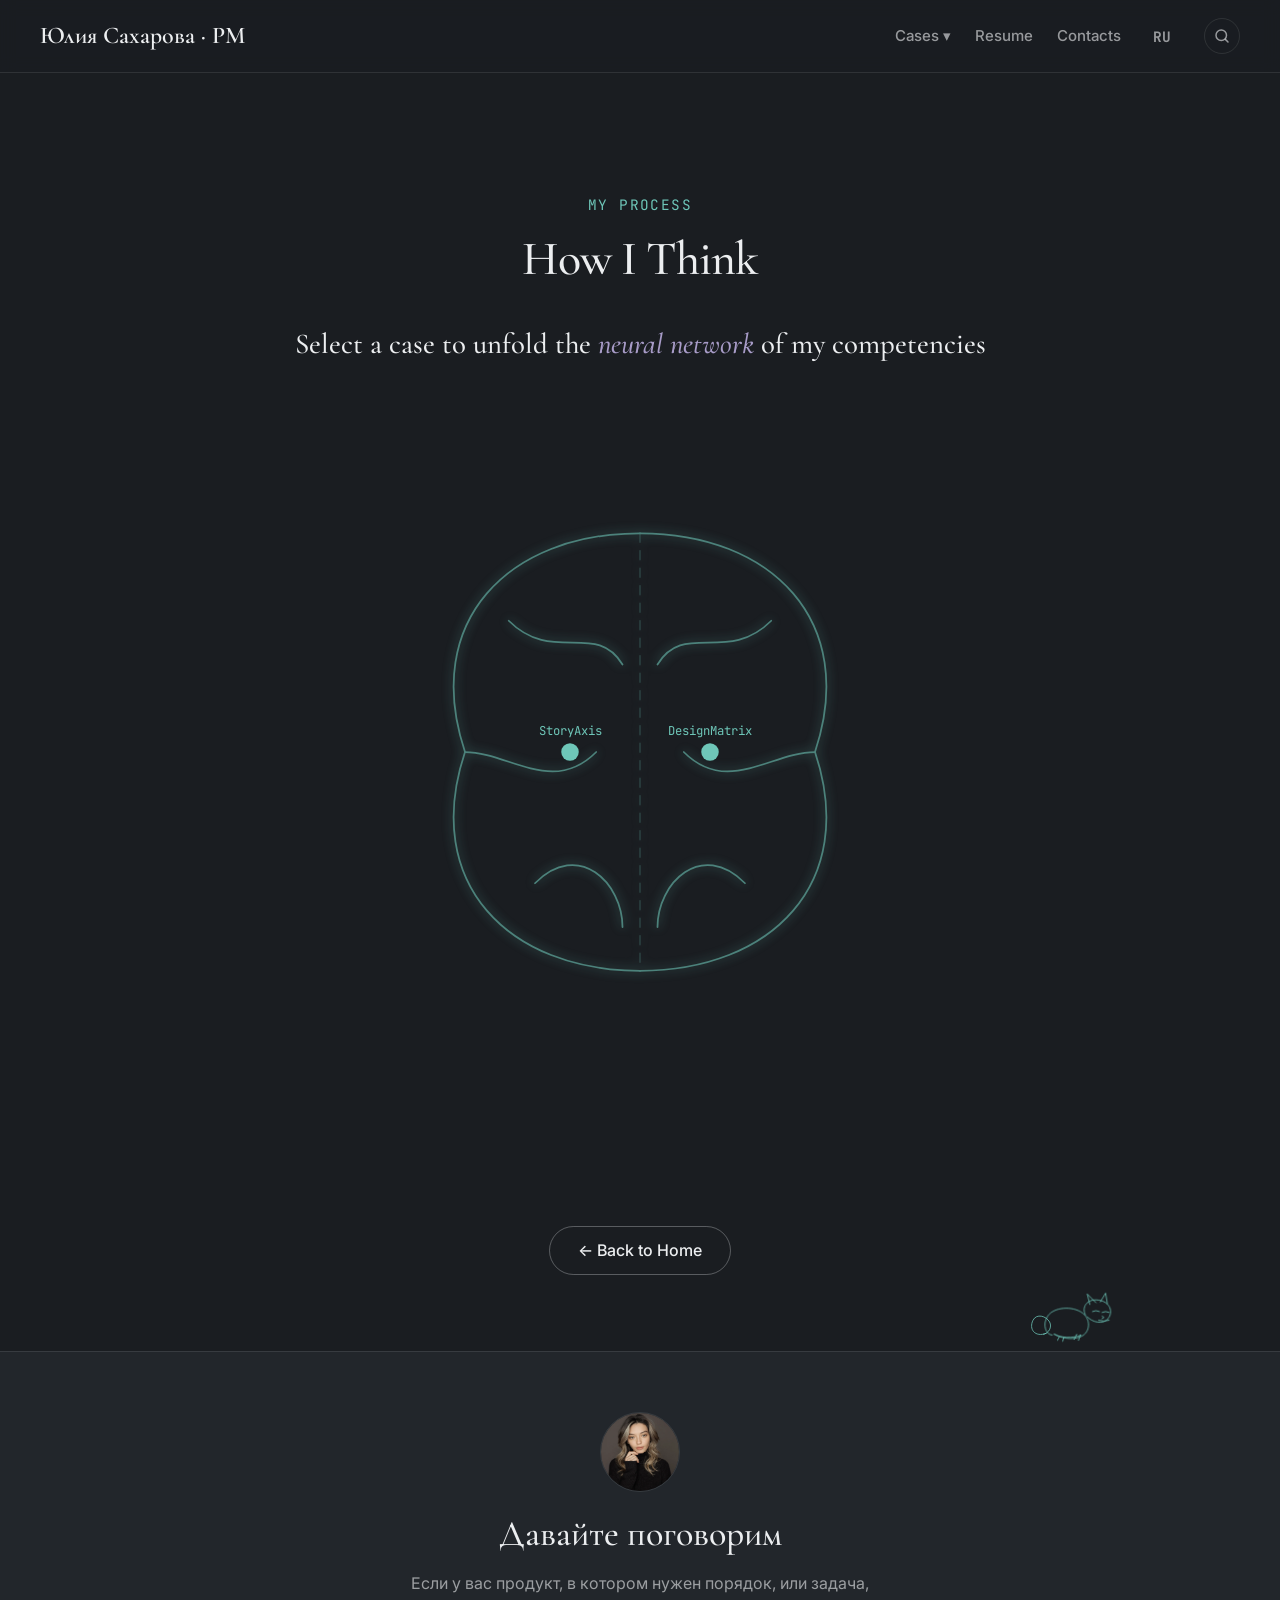
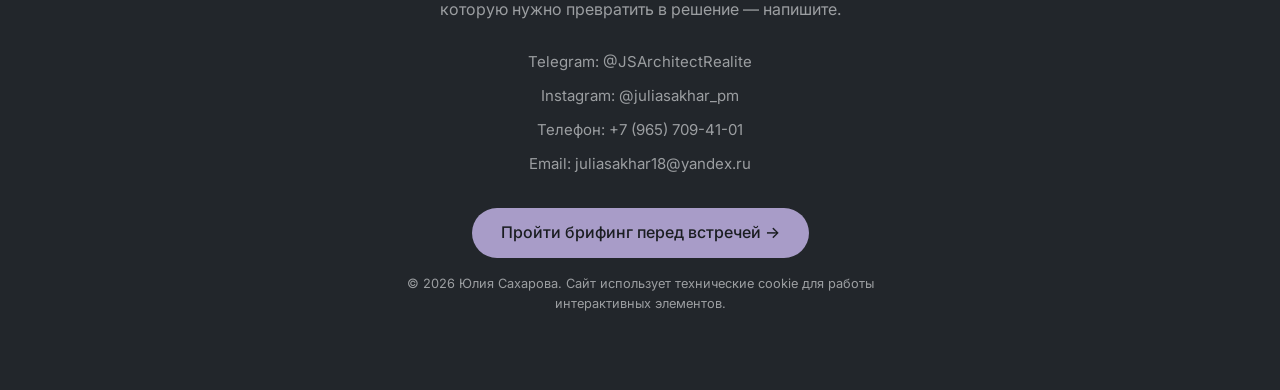
<file: how-i-think.html>
<!DOCTYPE html>
<html lang="ru">
<head>
  <meta charset="UTF-8">
  <meta name="viewport" content="width=device-width, initial-scale=1.0">
  <title>Как я думаю — Юлия Сахарова</title>
  <meta name="description" content="Как Юлия Сахарова думает о продуктах: процесс, подход, мышление и принципы принятия решений в IT-продуктах.">
  <meta name="keywords" content="как я думаю, процесс, мышление, подход, продуктовое мышление, Юлия Сахарова, Product Manager">
  <meta property="og:type" content="website">
  <meta property="og:locale" content="ru_RU">
  <meta property="og:title" content="Как я думаю — Юлия Сахарова">
  <meta property="og:description" content="Процесс, подход и принципы принятия решений в IT-продуктах.">
  <link rel="icon" href="favicon.svg">
  <link rel="preconnect" href="https://fonts.googleapis.com">
  <link rel="preconnect" href="https://fonts.gstatic.com" crossorigin>
  <link rel="stylesheet" href="https://fonts.googleapis.com/css2?family=Cormorant+Garamond:wght@400;500;600&family=Inter:wght@400;500;600&family=JetBrains+Mono:wght@400;700&display=swap">
  <link rel="stylesheet" href="css/styles.css?v=71.1">
  <script src="js/main.js?v=71.1" defer></script>
</head>
<body>
  <header class="site-header">
    <a class="logo" href="index.html">Юлия Сахарова · PM</a>
    <nav class="site-nav">
      <div class="dropdown">
        <button class="dropdown-toggle" type="button" aria-expanded="false" aria-haspopup="true"><span data-i18n="nav_cases">Кейсы</span> ▾</button>
        <div class="dropdown-menu">
          <a href="case-astral.html">Астрал</a>
          <a href="case-neirosborka.html">Нейросборка</a>
          <a href="case-storyaxis.html">StoryAxis</a>
          <a href="case-designmatrix.html">DesignMatrix</a>
        </div>
      </div>
      <a class="nav-link" href="resume.pdf" download data-i18n="nav_resume">Резюме</a>
      <a class="nav-link" href="index.html#contacts" data-i18n="nav_contacts">Контакты</a>
      <button id="lang-switcher" class="lang-btn" style="background: transparent; border: none; color: var(--text-muted); font-family: var(--font-mono); font-size: 0.9rem; cursor: pointer; padding: 4px 8px; border-radius: 4px; transition: 0.3s;">EN</button>
      <button class="search-toggle" type="button" aria-label="Поиск по сайту" title="Поиск (Ctrl+K)" data-search-open>
        <svg width="18" height="18" viewBox="0 0 24 24" fill="none" stroke="currentColor" stroke-width="2" stroke-linecap="round"><circle cx="11" cy="11" r="7"></circle><path d="m20 20-3.5-3.5"></path></svg>
      </button>
    </nav>
  </header>

  <main>
    <section class="section fade-in" style="padding-top: 120px;">
      <div class="container" style="max-width: 800px; text-align: center;">
        <div class="case-label mono" data-i18n="mindmap_subtitle" style="color: var(--metric); font-size: 0.9rem; letter-spacing: 0.1em; text-transform: uppercase; margin-bottom: 16px;">Мой процесс</div>
        <h1 data-i18n="mindmap_title" style="font-size: 3rem; margin-bottom: 0;">Как я думаю</h1>
      </div>
    </section>

    <section class="mindmap-section">
      <h2 class="mindmap-instruction" data-i18n="mindmap_hint" style="text-align: center; font-family: var(--font-heading); font-size: 1.8rem; color: var(--text); margin-bottom: 40px;">
        Выберите кейс, чтобы развернуть <span style="color: var(--accent); font-style: italic;">нейронную сеть</span> моих компетенций
      </h2>
      <div class="mindmap-container" style="position: relative; width: 100%; height: 700px; display: flex; justify-content: center; align-items: center;">
        <svg class="brain-svg" viewBox="0 0 800 800" fill="none" xmlns="http://www.w3.org/2000/svg" style="width: 100%; max-width: 700px; overflow: visible;">
          <!-- Свечение (фильтр) -->
          <defs>
            <filter id="neon-glow" x="-20%" y="-20%" width="140%" height="140%">
              <feGaussianBlur stdDeviation="6" result="blur" />
              <feMerge>
                <feMergeNode in="blur" />
                <feMergeNode in="SourceGraphic" />
              </feMerge>
            </filter>
          </defs>

          <!-- Контур мозга (два полушария) -->
          <g stroke="var(--metric)" stroke-width="2" fill="none" stroke-linecap="round" stroke-linejoin="round" filter="url(#neon-glow)" opacity="0.6">
            <!-- Левое полушарие -->
            <path d="M 400 150 C 250 150, 150 250, 200 400 C 150 550, 250 650, 400 650" />
            <!-- Правое полушарие -->
            <path d="M 400 150 C 550 150, 650 250, 600 400 C 650 550, 550 650, 400 650" />

            <!-- Извилины (внутренние линии) -->
            <path d="M 400 150 L 400 650" stroke-dasharray="10 10" opacity="0.3"/>
            <path d="M 250 250 C 300 300, 350 250, 380 300" />
            <path d="M 550 250 C 500 300, 450 250, 420 300" />
            <path d="M 200 400 C 250 400, 300 450, 350 400" />
            <path d="M 600 400 C 550 400, 500 450, 450 400" />
            <path d="M 280 550 C 330 500, 380 550, 380 600" />
            <path d="M 520 550 C 470 500, 420 550, 420 600" />
          </g>

          <!-- Слой для прорастающих связей -->
          <g id="connections-layer"></g>

          <!-- Точка StoryAxis -->
          <circle cx="320" cy="400" r="10" fill="var(--metric)" class="case-node active" data-case="storyaxis" style="cursor: pointer;" />
          <text x="320" y="380" fill="var(--metric)" font-family="var(--font-mono)" font-size="14" text-anchor="middle">StoryAxis</text>

          <!-- Точка DesignMatrix -->
          <circle cx="480" cy="400" r="10" fill="var(--metric)" class="case-node active" data-case="designmatrix" style="cursor: pointer;" />
          <text x="480" y="380" fill="var(--metric)" font-family="var(--font-mono)" font-size="14" text-anchor="middle">DesignMatrix</text>
        </svg>
      </div>
    </section>

    <!-- Модальное окно для текста -->
    <div id="mindmap-modal" class="mindmap-modal" style="display: none;" role="dialog" aria-modal="true" aria-hidden="true" aria-labelledby="modal-title">
      <div class="mindmap-modal-content">
        <button id="close-mindmap-modal" class="close-btn" type="button" aria-label="Закрыть">&times;</button>
        <h3 id="modal-title" style="color: var(--accent); font-family: var(--font-heading); margin-bottom: 16px;"></h3>
        <div id="modal-text" style="color: var(--text-muted); line-height: 1.7;"></div>
      </div>
    </div>

    <section class="section" style="text-align: center;">
      <a href="index.html" class="btn btn--outline" data-i18n="back_to_home">← Вернуться на главную</a>
    </section>
  </main>

  <footer class="site-footer" id="contacts">
        <div class="cat-container" id="portfolio-cat" aria-hidden="true" style="position: absolute; right: 10%; bottom: 100%; width: 140px; z-index: 10; pointer-events: auto;">
      <svg viewBox="0 0 320 180" xmlns="http://www.w3.org/2000/svg" class="cat-svg" aria-hidden="true" focusable="false">
        <!-- Хвост -->
        <g class="tail">
          <path d="M 78 138 C 52 148, 38 128, 48 108 C 56 92, 78 98, 86 112 C 92 124, 84 138, 72 140" class="line"/>
        </g>
        <!-- Тело -->
        <g class="body">
          <path d="M 92 142 C 78 142, 68 118, 82 98 C 96 78, 138 74, 162 92 C 182 108, 178 138, 156 146 C 136 154, 108 148, 98 140" class="line"/>
          <path d="M 96 140 C 110 148, 140 150, 158 142" class="line"/>
        </g>
        <!-- Голова -->
        <g class="head">
          <path d="M 168 96 C 158 78, 172 58, 198 62 C 224 66, 232 88, 220 104 C 210 118, 184 114, 172 100" class="line"/>
          <path d="M 178 72 L 172 48 L 192 68" class="line"/>
          <path d="M 202 66 L 214 46 L 218 70" class="line"/>
          <path d="M 184 88 Q 192 84 200 88" class="line"/>
          <path d="M 206 90 Q 214 86 222 90" class="line"/>
          <path d="M 206 98 L 210 102 L 206 104" class="line"/>
          <path d="M 198 108 Q 210 112 222 108" class="line mouth"/>
        </g>
        <!-- Лапы -->
        <g class="front-paws">
          <path d="M 148 140 L 142 152" class="line"/>
          <path d="M 156 142 L 152 154" class="line"/>
        </g>
        <g class="rear-paws">
          <path d="M 108 146 L 104 154" class="line"/>
          <path d="M 118 148 L 116 156" class="line"/>
        </g>
      </svg>
    </div>

    <img class="avatar rounded-full" src="img/avatar.png" alt="Юлия Сахарова" width="80" height="80" loading="lazy">
    <h2>Давайте поговорим</h2>
    <p>Если у вас продукт, в котором нужен порядок, или задача, которую нужно превратить в решение — напишите.</p>
    <ul class="contacts">
      <li><a href="https://t.me/JSArchitectRealite" target="_blank" rel="noopener noreferrer">Telegram: @JSArchitectRealite</a></li>
      <li><a href="https://instagram.com/juliasakhar_pm">Instagram: @juliasakhar_pm</a></li>
      <li><a href="tel:+79657094101">Телефон: +7 (965) 709-41-01</a></li>
      <li><a href="mailto:juliasakhar18@yandex.ru">Email: juliasakhar18@yandex.ru</a></li>
    </ul>
    <a class="btn btn--primary" href="case-storyaxis.html#briefing">Пройти брифинг перед встречей →</a>
    <p class="text-muted" style="font-size: 0.8rem; margin-top: 16px;">© 2026 Юлия Сахарова. Сайт использует технические cookie для работы интерактивных элементов.</p>
  </footer>
  <div class="search-modal" id="search-modal" aria-hidden="true">
    <div class="search-modal-backdrop" data-search-close></div>
    <div class="search-dialog" role="dialog" aria-modal="true" aria-label="Поиск по сайту">
      <input type="search" id="search-input" placeholder="Поиск по сайту…" autocomplete="off">
      <ul class="search-results" id="search-results"></ul>
      <p class="search-hint mono">Esc — закрыть · Ctrl/Cmd + K — открыть</p>
    </div>
  </div>
</body>
</html>
</file>
<file: css/styles.css>
/* ============================================================
   yuliia-site — базовые стили (фаза 2)
   Дизайн-система: spec/01-design.md · переменные: spec/TECH.md
   Стили отдельных страниц — в css/case.css, css/neon.css и т.д.
   ============================================================ */

/* --- Переменные (фаза 13: Tech-Luxury) --- */
:root {
  --bg: #1A1D21;
  --card: #22262B;
  --elevated: #2A2F35;
  --text: #ECEEF0;
  --text-muted: rgba(236, 238, 240, 0.6);
  --text-dim: rgba(236, 238, 240, 0.4);
  --border: rgba(236, 238, 240, 0.1);
  --accent: #A89CC8;
  --accent-hover: #BEB3DB;
  --metric: #6EC6B8;
  --success: #6FA89A;
  --error: #C4756B;
  --radius: 16px;
  --radius-sm: 8px;

  /* Совместимость с разметкой прошлых фаз (чат, визард, 3D-панели) */
  --gold: var(--accent);
  --gold-hover: var(--accent-hover);

  --font-heading: 'Cormorant Garamond', serif;
  --font-body: 'Inter', sans-serif;
  --font-mono: 'JetBrains Mono', monospace;
}

/* --- База --- */
*, *::before, *::after { box-sizing: border-box; }

body {
  margin: 0;
  font-family: var(--font-body);
  font-size: 16px;
  background-color: var(--bg);
  color: var(--text);
  line-height: 1.6;
}

html { scroll-behavior: smooth; }

img { max-width: 100%; height: auto; }

/* --- Заголовки (mobile-first) --- */
h1, h2, h3, h4 {
  margin: 0 0 16px;
  font-family: var(--font-heading);
  font-weight: 500;
  line-height: 1.2;
  color: var(--text);
}

/* Акценты: только цвет и вес, без курсива и подчёркивания */
em, i {
  color: var(--accent);
  font-style: normal;
  font-weight: 500;
}
h1 { font-size: clamp(2rem, 4vw, 3rem); line-height: 1.15; letter-spacing: -0.02em; }
h2 { font-size: clamp(1.5rem, 3vw, 2.25rem); }
h3 { font-size: 22px; }
h4 { font-size: 18px; }

p { font-size: 1rem; line-height: 1.6; }

@media (min-width: 768px) {
  h3 { font-size: 28px; }
  h4 { font-size: 22px; }
}

/* --- Ссылки --- */
a {
  color: var(--text);
  text-decoration: none;
  transition: color 0.2s ease;
}
a:hover { color: var(--accent); }

/* --- Контейнеры и секции --- */
.container {
  max-width: 1200px;
  margin: 0 auto;
  padding: 0 20px;
}

.section { padding: 48px 0; }

/* --- Фаза 12: пустота под цифрами hero — блок логики идёт сразу (30–40px) --- */
main > .section:first-child { padding-bottom: 16px; }

/* --- Кнопки --- */
.btn {
  display: inline-block;
  padding: 14px 28px;
  font-family: var(--font-body);
  font-size: 16px;
  font-weight: 500;
  line-height: 1.2;
  color: var(--text);
  background-color: transparent;
  border: 1px solid transparent;
  border-radius: 30px;
  cursor: pointer;
  transition: background-color 0.2s ease, border-color 0.2s ease,
              color 0.2s ease, transform 0.2s ease-out, box-shadow 0.2s ease;
}
.btn:focus-visible { outline: 2px solid var(--accent); outline-offset: 2px; }

/* Основная кнопка: лаванда. .btn--gold — алиас прошлых фаз */
.btn--primary,
.btn--gold {
  background-color: var(--accent);
  color: #1A1D21;
}
.btn--primary:hover,
.btn--gold:hover {
  background-color: var(--accent-hover);
  color: #1A1D21;
  transform: translateY(-1px);
  box-shadow: 0 6px 18px rgba(168, 156, 200, 0.25);
}

/* Контурная кнопка */
.btn--outline {
  background-color: transparent;
  border-color: rgba(236, 238, 240, 0.3);
  color: var(--text);
}
.btn--outline:hover {
  background-color: rgba(168, 156, 200, 0.1);
  border-color: var(--accent);
  color: var(--text);
  transform: translateY(-1px);
}

/* --- Карточка --- */
.card {
  background-color: var(--card);
  border: 1px solid var(--border);
  border-radius: var(--radius);
  padding: 24px;
  transition: transform 0.4s cubic-bezier(0.16, 1, 0.3, 1),
              box-shadow 0.4s cubic-bezier(0.16, 1, 0.3, 1),
              border-color 0.4s ease,
              background-color 0.4s ease;
}

/* --- Сетки (mobile → 1 колонка) --- */
.grid-2, .grid-3, .grid-4 {
  display: grid;
  grid-template-columns: 1fr;
  gap: 16px;
}

@media (min-width: 768px) {
  .section { padding: 76px 0; }
  main > .section:first-child { padding-bottom: 16px; }
  .grid-2, .grid-3, .grid-4 { gap: 24px; }
  .grid-2 { grid-template-columns: repeat(2, 1fr); }
  .grid-3 { grid-template-columns: repeat(3, 1fr); }
  .grid-4 { grid-template-columns: repeat(4, 1fr); }

  /* Подход: 5 карточек — 2 колонки, последняя по центру */
  .grid-4.approach-grid { grid-template-columns: repeat(2, minmax(0, 1fr)); }
  .approach-grid > .card:nth-child(5) {
    grid-column: 1 / -1;
    width: calc(50% - 12px);
    justify-self: center;
  }
}

@media (min-width: 1024px) {
  /* Подход: 5 карточек — 3 сверху, 2 по центру снизу */
  .grid-4.approach-grid { grid-template-columns: repeat(6, minmax(0, 1fr)); }
  .approach-grid > .card { grid-column: span 2; }
  .approach-grid > .card:nth-child(4) { grid-column: 2 / span 2; }
  .approach-grid > .card:nth-child(5) {
    grid-column: 4 / span 2;
    width: auto;
    justify-self: stretch;
  }
}

/* --- Анимации --- */
@keyframes fade-in-up {
  from { opacity: 0; transform: translateY(20px); }
  to   { opacity: 1; transform: translateY(0); }
}

.fade-in { opacity: 0; }
.fade-in.visible { animation: fade-in-up 0.6s ease-out forwards; }

/* --- Моноширинный текст (цифры и метрики) --- */
/* Фаза 13: все цифры/метрики — мятный циан, JetBrains Mono */
.mono,
.metric-big,
.stat-value,
[data-counter] {
  color: var(--metric);
  font-family: var(--font-mono);
}

/* Служебные утилиты скругления (фаза 15) */
.rounded-2xl { border-radius: var(--radius); }
.rounded-full { border-radius: 9999px; }

/* ============================================================
   Шапка
   ============================================================ */
.site-header {
  position: sticky;
  top: 0;
  z-index: 100;
  display: flex;
  flex-wrap: wrap;
  align-items: center;
  justify-content: space-between;
  gap: 8px 24px;
  padding: 14px 20px;
  background-color: rgba(26, 29, 33, 0.85);
  -webkit-backdrop-filter: blur(8px);
  backdrop-filter: blur(8px);
  border-bottom: 1px solid var(--border);
}

.logo {
  font-family: var(--font-heading);
  font-size: 24px;
  font-weight: 600;
  line-height: 1.2;
  color: var(--text);
}

.site-nav {
  display: flex;
  flex-wrap: wrap;
  gap: 8px 24px;
}

.site-nav a {
  font-size: 15px;
  font-weight: 500;
  color: var(--text-muted);
}

.site-nav a:hover { color: var(--accent); }

/* Фаза 16: выпадающее меню «Кейсы» */
.site-nav { align-items: center; }

.dropdown { position: relative; }

.dropdown-toggle {
  padding: 0;
  font-family: var(--font-body);
  font-size: 15px;
  font-weight: 500;
  line-height: inherit;
  color: var(--text-muted);
  background: none;
  border: 0;
  cursor: pointer;
  transition: color 0.2s ease;
}

.dropdown-toggle:hover,
.dropdown-toggle[aria-expanded="true"] { color: var(--accent); }

.dropdown-menu {
  display: none;
  position: absolute;
  top: calc(100% + 12px);
  left: 0;
  z-index: 110;
  min-width: 200px;
  padding: 8px 0;
  background: var(--card);
  border: 1px solid var(--border);
  border-radius: 8px;
  box-shadow: 0 16px 40px rgba(0, 0, 0, 0.4);
}

.dropdown-menu.show { display: block; }

.dropdown-menu a {
  display: block;
  padding: 10px 20px;
  font-size: 15px;
  color: var(--text);
  text-decoration: none;
  white-space: nowrap;
}

.dropdown-menu a:hover {
  background: var(--elevated);
  color: var(--accent);
}

@media (max-width: 767px) {
  .site-nav { gap: 8px 20px; }
}

@media (min-width: 768px) {
  .site-header { padding: 18px 40px; }
}

/* ============================================================
   Футер
   ============================================================ */
.site-footer {
  position: relative;
  background-color: var(--card);
  border-top: 1px solid var(--border);
  padding: 60px 20px 48px;
  text-align: center;
}

.site-footer .avatar {
  display: block;
  width: 80px;
  height: 80px;
  margin: 0 auto 20px;
  border-radius: 50%;
  border: 1px solid var(--border);
}

.site-footer p {
  max-width: 520px;
  margin: 0 auto 28px;
  color: var(--text-muted);
}

.contacts {
  display: flex;
  flex-direction: column;
  align-items: center;
  gap: 10px;
  list-style: none;
  margin: 0 0 32px;
  padding: 0;
  font-size: 15px;
}

.contacts a { color: var(--text-muted); }
.contacts a:hover { color: var(--accent); }

/* ============================================================
   Утилиты
   ============================================================ */
.text-muted { color: var(--text-muted); }
.text-gold { color: var(--accent); }
.text-center { text-align: center; }

.mt-1 { margin-top: 8px; }
.mt-2 { margin-top: 16px; }
.mt-3 { margin-top: 24px; }
.mt-4 { margin-top: 48px; }

.mb-1 { margin-bottom: 8px; }
.mb-2 { margin-bottom: 16px; }
.mb-3 { margin-bottom: 24px; }
.mb-4 { margin-bottom: 48px; }

/* ============================================================
   index.html · фаза 3
   ============================================================ */

/* Hero */
.hero-grid {
  display: grid;
  grid-template-columns: 1fr;
  gap: 32px;
  align-items: center;
}

.hero-media { order: -1; } /* мобильный: портрет сверху */

.hero-media img {
  display: block;
  width: 100%;
  height: auto;
  border: 1px solid var(--border);
  border-radius: 16px;
}

.hero-lead { max-width: 680px; }

/* Комфортная длина строки для читаемых абзацев (фаза 49) */
.about-text p { max-width: 700px; }

/* Фаза 16: имя, должность и слоган */
.hero-text h1 {
  font-size: clamp(2rem, 4vw, 3rem);
  line-height: 1.15;
  letter-spacing: -0.02em;
  margin-bottom: 24px;
}

.hero-subtitle {
  font-family: var(--font-heading);
  font-size: 1.2rem;
  line-height: 1.3;
  color: var(--accent);
  margin: 8px 0 20px;
}

.hero-slogan {
  font-family: var(--font-heading);
  font-size: 1.35rem;
  line-height: 1.35;
  color: var(--text);
  margin: 0 0 16px;
}

/* Фаза 20: акцент без курсива и подчёркивания */
.text-accent {
  color: var(--accent);
  font-style: normal;
  font-weight: 500;
}

.hero-stats {
  display: grid;
  grid-template-columns: repeat(2, 1fr);
  gap: 16px 24px;
  margin: 28px 0 32px;
}

.stat-value {
  display: block;
  font-size: 26px;
  font-weight: 700;
  color: var(--metric);
  white-space: nowrap;
}

.stat-label {
  display: block;
  font-size: 14px;
  color: var(--text-dim);
}

.hero-actions {
  display: flex;
  flex-wrap: wrap;
  gap: 12px;
}

@media (min-width: 768px) {
  .hero-grid { grid-template-columns: 1.05fr 0.95fr; }
  .hero-media { order: 0; }
  .hero-stats { grid-template-columns: repeat(4, 1fr); }
  .stat-value { font-size: 32px; }
}

/* Обо мне */
.about-grid {
  display: grid;
  grid-template-columns: 1fr;
  gap: 32px;
  align-items: center;
}

.about-media img {
  display: block;
  width: 100%;
  height: auto;
  border: 1px solid var(--border);
  border-radius: 16px;
}

.about-actions {
  display: flex;
  flex-wrap: wrap;
  gap: 12px;
  margin-top: 24px;
}

@media (min-width: 768px) {
  .about-grid { grid-template-columns: 0.9fr 1.1fr; }
}

/* Карточки (Подход, Кейсы) */
.card h3 {
  font-size: 20px;
  line-height: 1.25;
  margin-bottom: 10px;
}

.card > p:last-child { margin-bottom: 0; }

@media (min-width: 768px) {
  .card h3 { font-size: 22px; }
}

/* Кейсы */
#cases { scroll-margin-top: 96px; }

.case-card {
  display: block;
  height: 100%;
  position: relative;
  padding: 20px 22px;
  transform-style: preserve-3d;
  will-change: transform;
  transition: transform 0.4s cubic-bezier(0.16, 1, 0.3, 1),
              box-shadow 0.4s cubic-bezier(0.16, 1, 0.3, 1),
              border-color 0.4s ease,
              background-color 0.4s ease;
}

/* Единый hover для всех карточек: кейсы + «Подход» (фаза 33) */
@media (hover: hover) {
  .case-card:hover,
  .card:hover {
    transform: translateY(-8px) scale(1.02) !important;
    background-color: var(--elevated) !important;
    border-color: var(--metric) !important;
    box-shadow: 0 20px 40px rgba(0, 0, 0, 0.5),
                0 0 24px rgba(110, 198, 184, 0.2) !important;
    z-index: 10;
  }

  /* Заголовок при hover — лавандовый (фаза 34), текст p не меняется */
  .case-card:hover h3,
  .card:hover h3 {
    color: var(--accent) !important;
    transition: color 0.3s ease;
  }
}

.case-card .read-more {
  display: inline-block;
  margin-top: 12px;
  font-size: 0.9rem;
  color: var(--text-muted);
  transition: color 0.3s, transform 0.3s;
}

.case-card:hover .read-more {
  color: var(--metric);
  transform: translateX(5px);
}

.case-metric {
  margin: 0 0 10px;
  font-size: 15px;
  color: var(--metric);
}

.case-desc { margin: 0; }

/* Фаза 13: цитата-вывод внизу кейса */
.case-quote {
  margin: 32px 0 0;
  padding: 20px 24px;
  background: var(--elevated);
  border-left: 3px solid var(--accent);
  border-radius: var(--radius-sm);
  font-family: var(--font-heading);
  font-style: italic;
  font-size: 21px;
  line-height: 1.45;
  color: var(--accent);
}

.case-quote ul,
.case-quote ol {
  margin: 0;
  padding-left: 20px;
}

.case-quote li { margin-bottom: 6px; }
.case-quote li:last-child { margin-bottom: 0; }

/* --- Фаза 36: навыки и инструменты (вертикальный список) --- */
.skills-list {
  display: flex;
  flex-direction: column;
  gap: 28px;
  margin-top: 32px;
  max-width: 900px;
}

.skill-category {
  display: flex;
  flex-direction: column;
  gap: 12px;
}

.skill-category h3 {
  font-family: var(--font-mono);
  font-size: 0.85rem;
  font-weight: 500;
  color: var(--text-muted);
  text-transform: uppercase;
  letter-spacing: 0.1em;
  margin: 0;
}

.skill-tags {
  display: flex;
  flex-wrap: wrap;
  gap: 8px;
}

.skill-tag {
  font-family: var(--font-mono);
  font-size: 0.85rem;
  color: var(--text);
  background: var(--card);
  border: 1px solid var(--border);
  padding: 6px 16px;
  border-radius: 20px;
  transition: background-color 0.3s ease, border-color 0.3s ease, color 0.3s ease;
  cursor: default;
}

@media (hover: hover) {
  .skill-tag:hover {
    background: var(--elevated);
    border-color: rgba(236, 238, 240, 0.3);
    color: #FFFFFF;
  }
}
/* --- Фаза 42: видимый блок FAQ --- */
.faq-list {
  display: flex;
  flex-direction: column;
  gap: 24px;
  margin-top: 32px;
}

.faq-item {
  border-bottom: 1px solid var(--border);
  padding-bottom: 16px;
}

.faq-item:last-child { border-bottom: 0; padding-bottom: 0; }

.faq-item h3 {
  font-size: 20px;
  color: var(--accent);
  margin-bottom: 8px;
}

.faq-item p {
  color: var(--text-muted);
  margin: 0;
}
/* --- Фаза 45: визуально скрытый контент для SEO (screen-reader only) --- */
.seo-hidden {
  position: absolute !important;
  width: 1px !important;
  height: 1px !important;
  padding: 0 !important;
  margin: -1px !important;
  overflow: hidden !important;
  clip: rect(0, 0, 0, 0) !important;
  white-space: nowrap !important;
  border: 0 !important;
}
/* --- Фаза 53: кнопка "как я думаю", котик, поиск --- */
.btn-metric:hover {
  background: var(--metric) !important;
  color: #1A1D21 !important;
}

/* Фаза 71: анимированный SVG-кот в футере */
.cat-container {
  position: absolute;
  right: 10%;
  bottom: 100%;
  width: 140px;
  z-index: 10;
  transform-origin: bottom right;
  transition: transform 0.35s ease;
  pointer-events: auto;
}

.cat-container:hover {
  transform: translateY(-2px) scale(1.02);
}

.cat-svg {
  display: block;
  width: 100%;
  height: auto;
  overflow: visible;
}

.cat-svg .line {
  fill: none;
  stroke: var(--metric);
  stroke-width: 1.8;
  stroke-linecap: round;
  stroke-linejoin: round;
  transition: stroke 0.35s ease;
}

.cat-container:hover .line {
  stroke: var(--accent);
}

.tail,
.body,
.head,
.front-paws,
.rear-paws {
  transform-box: fill-box;
}

.tail {
  transform-origin: 85% 30%;
  animation: catTailSway 3.8s ease-in-out infinite;
}

.body {
  transform-origin: 50% 100%;
  animation: catBodyBreathe 4.2s ease-in-out infinite;
}

.head {
  transform-origin: 15% 85%;
  animation: catHeadBob 4.6s ease-in-out infinite;
}

.front-paws,
.rear-paws {
  transform-origin: 50% 0%;
}

/* Пробуждение: потягивание и виляние хвостом */
.cat-container.is-awake .tail {
  animation: catTailWake 1.1s ease-in-out 2;
}

.cat-container.is-awake .body {
  animation: catBodyStretch 3.6s ease-in-out forwards;
}

.cat-container.is-awake .head {
  animation: catHeadWake 3.6s ease-in-out forwards;
}

.cat-container.is-awake .front-paws,
.cat-container.is-awake .rear-paws {
  animation: catPawsWake 3.6s ease-in-out forwards;
}

/* Сон — лёгкое дыхание */
@keyframes catBodyBreathe {
  0%, 100% { transform: translateY(0) scaleY(1); }
  50% { transform: translateY(-1px) scaleY(1.015); }
}

@keyframes catTailSway {
  0%, 100% { transform: rotate(0deg); }
  50% { transform: rotate(6deg); }
}

@keyframes catHeadBob {
  0%, 100% { transform: rotate(0deg) translateY(0); }
  50% { transform: rotate(-1.5deg) translateY(-1px); }
}

/* Пробуждение → потягивание → возврат ко сну */
@keyframes catTailWake {
  0%, 100% { transform: rotate(0deg); }
  25% { transform: rotate(14deg); }
  50% { transform: rotate(-8deg); }
  75% { transform: rotate(10deg); }
}

@keyframes catBodyStretch {
  0% { transform: scale(1) translateY(0); }
  20% { transform: scaleX(1.03) scaleY(1.04) translateY(-2px); }
  45% { transform: scaleX(1.06) scaleY(0.97) translateY(0); }
  70% { transform: scaleX(1.02) scaleY(1.02) translateY(-1px); }
  100% { transform: scale(1) translateY(0); }
}

@keyframes catHeadWake {
  0%, 100% { transform: rotate(0deg) translateY(0); }
  20% { transform: rotate(-6deg) translateY(-3px); }
  45% { transform: rotate(5deg) translateY(-1px); }
  70% { transform: rotate(-2deg) translateY(0); }
}

@keyframes catPawsWake {
  0%, 100% { transform: translateY(0); }
  25% { transform: translateY(-3px); }
  50% { transform: translateY(1px); }
  75% { transform: translateY(-1px); }
}

@media (max-width: 768px) {
  .cat-container {
    width: 100px !important;
    right: 5% !important;
    bottom: 0 !important;
  }
}

.search-toggle {
  display: inline-flex;
  align-items: center;
  justify-content: center;
  width: 36px;
  height: 36px;
  padding: 0;
  color: var(--text-muted);
  background: transparent;
  border: 1px solid var(--border);
  border-radius: 50%;
  cursor: pointer;
  transition: color 0.2s ease, border-color 0.2s ease, background-color 0.2s ease;
}
.search-toggle:hover { color: var(--metric); border-color: var(--metric); }

.search-modal { position: fixed; inset: 0; z-index: 1000; display: none; }
.search-modal.open { display: block; }
.search-modal-backdrop {
  position: absolute;
  inset: 0;
  background: rgba(0, 0, 0, 0.6);
  backdrop-filter: blur(4px);
}
.search-dialog {
  position: relative;
  max-width: 640px;
  margin: 12vh auto 0;
  padding: 16px;
  background: var(--elevated);
  border: 1px solid var(--border);
  border-radius: 16px;
  box-shadow: 0 24px 60px rgba(0, 0, 0, 0.5);
}
#search-input {
  width: 100%;
  padding: 14px 16px;
  font-family: var(--font-body);
  font-size: 1rem;
  color: var(--text);
  background: var(--bg);
  border: 1px solid var(--border);
  border-radius: 10px;
  outline: none;
}
#search-input:focus { border-color: var(--metric); }
.search-results { list-style: none; margin: 12px 0 0; padding: 0; max-height: 50vh; overflow: auto; }
.search-results a { display: block; padding: 12px 14px; border-radius: 8px; color: var(--text); }
.search-results a:hover, .search-results a.active { background: var(--card); color: var(--metric); }
.search-empty { padding: 12px 14px; color: var(--text-muted); font-size: 0.9rem; }
.search-hint { margin: 12px 0 0; font-size: 0.75rem; color: var(--text-dim); text-align: center; }

@media (max-width: 768px) {
  .search-dialog { margin: 8vh 16px 0; }
}

/* ============================================================
   Фаза 62. Переключатель языка
   ============================================================ */
.lang-btn {
  font-weight: 700;
  letter-spacing: 0.05em;
}
.lang-btn:hover { color: var(--accent) !important; }
.lang-btn:focus-visible { outline: 2px solid var(--accent); outline-offset: 2px; }

/* ============================================================
   Фаза 62. «Нейронный мозг» — how-i-think.html
   ============================================================ */
.mindmap-section {
  padding: 24px 20px 48px;
}

.mindmap-container {
  display: grid;
  grid-template-columns: minmax(280px, 500px) minmax(300px, 1fr);
  gap: 32px;
  align-items: center;
  max-width: 1100px;
  margin: 0 auto;
}

.brain-wrapper {
  position: relative;
  width: 100%;
  max-width: 500px;
  margin: 0 auto;
}

.brain-svg {
  display: block;
  width: 100%;
  height: auto;
  overflow: visible;
}

.mindmap-hint {
  margin: 8px 0 0;
  font-size: 0.75rem;
  color: var(--text-dim);
  text-align: center;
  letter-spacing: 0.05em;
}

.case-node {
  cursor: pointer;
  transform-box: fill-box;
  transform-origin: center;
  transition: all 0.3s ease;
}

.case-node:hover {
  transform: scale(1.2);
  filter: drop-shadow(0 0 15px var(--metric));
}

/* Пульсация активного узла и лавандовый ховер */
.case-node.active {
  cursor: pointer;
  transform-box: fill-box;
  transform-origin: center;
  transition: fill 0.3s ease, stroke 0.3s ease;
  animation: pulse-node 2s infinite ease-in-out;
}

.case-node.active:hover {
  fill: var(--accent) !important;
  stroke: var(--accent) !important;
  filter: drop-shadow(0 0 20px var(--accent)) !important;
  animation-play-state: paused;
}

@keyframes pulse-node {
  0% {
    transform: scale(1);
    filter: drop-shadow(0 0 5px var(--metric));
    opacity: 0.8;
  }
  50% {
    transform: scale(1.3);
    filter: drop-shadow(0 0 15px var(--metric));
    opacity: 1;
  }
  100% {
    transform: scale(1);
    filter: drop-shadow(0 0 5px var(--metric));
    opacity: 0.8;
  }
}

.case-node.disabled {
  opacity: 0.6;
  cursor: not-allowed;
}

.competencies-wrapper {
  display: flex;
  flex-direction: column;
  gap: 12px;
}

.comp-card {
  padding: 14px 18px;
  background: var(--card);
  border: 1px solid var(--border);
  border-radius: var(--radius-sm);
  cursor: pointer;
  transition: border-color 0.3s ease, background-color 0.3s ease, transform 0.3s ease;
}

.comp-card:hover {
  border-color: var(--accent);
  transform: translateX(4px);
}

.comp-card.expanded {
  border-color: var(--accent);
  background: var(--elevated);
}

.comp-header {
  display: flex;
  justify-content: space-between;
  align-items: center;
  gap: 12px;
}

.comp-header h3 {
  margin: 0;
  font-family: var(--font-body);
  font-size: 1rem;
  font-weight: 600;
  line-height: 1.3;
  color: var(--text);
}

.comp-header .arrow {
  flex-shrink: 0;
  color: var(--accent);
  transition: transform 0.3s ease;
}

.comp-card.expanded .arrow {
  transform: rotate(180deg);
}

.comp-content {
  max-height: 0;
  margin-top: 0;
  overflow: hidden;
  opacity: 0;
  transition: max-height 0.4s ease, opacity 0.3s ease, margin-top 0.3s ease;
}

.comp-card.expanded .comp-content {
  max-height: 320px;
  margin-top: 10px;
  opacity: 1;
}

.comp-content p {
  margin: 0;
  font-size: 0.9rem;
  line-height: 1.55;
  color: var(--text-muted);
}

@media (max-width: 767px) {
  .mindmap-container {
    grid-template-columns: 1fr;
    gap: 24px;
  }

  .brain-wrapper { max-width: 360px; }
}

/* ============================================================
   Фаза 64. Плашки узлов нейронной карты
   ============================================================ */
.mindmap-node-label {
  position: absolute;
  transform: translate(-50%, -50%);
  z-index: 10;
  padding: 6px 12px;
  background: rgba(34, 38, 43, 0.9);
  backdrop-filter: blur(4px);
  border: 1px solid var(--border);
  border-radius: 20px;
  cursor: pointer;
  font-family: var(--font-mono);
  font-size: 0.8rem;
  color: var(--metric);
  white-space: nowrap;
  opacity: 0;
  user-select: none;
  box-shadow: 0 0 10px rgba(110, 198, 184, 0.15);
  transition: opacity 0.3s ease, border-color 0.3s ease, color 0.3s ease, box-shadow 0.3s ease;
}

.mindmap-node-label.visible { opacity: 1; }

.mindmap-node-label:hover {
  border-color: var(--accent);
  color: var(--accent);
  box-shadow: 0 0 18px rgba(168, 156, 200, 0.35);
}

.mindmap-node,
.mindmap-node-point {
  transform-box: fill-box;
  transform-origin: center;
  transition: transform 0.3s ease, fill 0.3s ease, filter 0.3s ease, opacity 0.3s ease;
}

.mindmap-node:hover,
.mindmap-node-point:hover {
  fill: var(--accent);
  transform: scale(1.25);
  filter: drop-shadow(0 0 15px var(--accent));
}

.neuron-path {
  stroke: var(--accent);
  stroke-width: 1.5;
  stroke-dasharray: 500;
  stroke-dashoffset: 500;
  animation: drawLine 0.8s forwards;
}

@keyframes drawLine {
  to { stroke-dashoffset: 0; }
}

/* ============================================================
   Фаза 64. Модальное окно компетенции
   ============================================================ */
.mindmap-modal {
  position: fixed;
  inset: 0;
  z-index: 1000;
  display: flex;
  align-items: center;
  justify-content: center;
  padding: 20px;
  background: rgba(10, 10, 10, 0.8);
  backdrop-filter: blur(5px);
}

.mindmap-modal-content {
  position: relative;
  width: 90%;
  max-width: 600px;
  max-height: 85vh;
  overflow-y: auto;
  padding: 40px;
  background: var(--card);
  border: 1px solid var(--accent);
  border-radius: var(--radius);
  box-shadow: 0 20px 50px rgba(0, 0, 0, 0.5);
}

.mindmap-modal-content h3 {
  padding-right: 32px;
  font-size: 1.75rem;
  line-height: 1.25;
}

.mindmap-modal-content p {
  margin: 0;
  font-size: 1rem;
}

.close-btn {
  position: absolute;
  top: 16px;
  right: 16px;
  padding: 0;
  background: transparent;
  border: none;
  color: var(--text-muted);
  font-size: 1.5rem;
  line-height: 1;
  cursor: pointer;
  transition: color 0.2s ease;
}

.close-btn:hover { color: var(--accent); }

/* Текстовое содержимое модалки: абзацы, списки, акценты */
#modal-text p {
  margin-bottom: 16px;
  line-height: 1.6;
}

#modal-text ul {
  padding-left: 20px;
  margin-bottom: 16px;
}

#modal-text li {
  margin-bottom: 10px;
  line-height: 1.5;
  position: relative;
}

#modal-text strong {
  color: var(--text);
  font-weight: 500;
}

#modal-text li::marker {
  color: var(--metric);
  font-size: 1.2em;
}

#modal-text code {
  padding: 2px 6px;
  font-family: var(--font-mono);
  font-size: 0.85em;
  color: var(--metric);
  background: rgba(110, 198, 184, 0.1);
  border-radius: 4px;
}

#modal-text > :last-child {
  margin-bottom: 0;
}

@media (max-width: 767px) {
  .mindmap-node-label {
    padding: 6px 10px;
    font-size: 0.72rem;
  }

  .mindmap-modal-content {
    padding: 28px 22px;
  }
}
</file>
<file: css/case.css>
/* ============================================================
   case.css — стили страниц кейсов (spec/TECH.md)
   Общие для кейсов правила добавлять сюда; особенные
   для одной страницы — отдельные css-файлы.
   ============================================================ */

/* astral */

/* Большая метрика в hero */
.metric-big {
  margin: 0 0 8px;
  font-size: 64px;
  font-weight: 700;
  line-height: 1;
  color: var(--metric);
  letter-spacing: -0.02em;
}

@media (min-width: 768px) {
  .metric-big { font-size: 96px; }
}

/* Блок бизнес-логики */
.logic h3 {
  font-size: 22px;
  margin: 40px 0 16px;
}

@media (min-width: 768px) {
  .logic h3 { font-size: 26px; }
}

.logic ul,
.logic ol {
  margin: 0;
  padding-left: 20px;
}

.logic li { margin-bottom: 8px; }

/* Фаза 12: hero → логика без лишней пустоты (30–40px суммарно) */
.logic { padding-top: 16px; }

.logic .stat-value { margin-bottom: 4px; }

/* Таблица рисков: на мобильном — горизонтальный скролл */
.risks-table {
  overflow-x: auto;
  -webkit-overflow-scrolling: touch;
}

.risks-table table {
  width: 100%;
  min-width: 560px;
  border-collapse: collapse;
}

.risks-table th,
.risks-table td {
  padding: 12px 16px;
  text-align: left;
  vertical-align: top;
  border-bottom: 1px solid var(--border);
  font-size: 15px;
}

.risks-table th {
  font-family: var(--font-mono);
  font-size: 13px;
  font-weight: 700;
  text-transform: uppercase;
  letter-spacing: 0.04em;
  color: var(--accent);
}

/* ============================================================
   chat-simulator — симулятор внутреннего чата (case-astral)
   ============================================================ */
.chat-sim {
  --sv-ok: var(--success);   /* статус решения */
  --sv-warn: var(--error);   /* статус эскалации */
  display: grid;
  grid-template-columns: 1fr;
  gap: 24px;
}

/* Чат (левая колонка, 70%) */
.chat-panel {
  display: flex;
  flex-direction: column;
  height: 560px;
  background: var(--card);
  border: 1px solid var(--border);
  border-radius: var(--radius);
  overflow: hidden;
}

.chat-header {
  display: flex;
  align-items: center;
  gap: 12px;
  padding: 12px 16px;
  background: var(--elevated);
  border-bottom: 1px solid var(--border);
}

.chat-avatar {
  display: grid;
  place-items: center;
  width: 36px;
  height: 36px;
  border-radius: 50%;
  background: var(--accent);
  color: #1A1D21;
  font-size: 18px;
  object-fit: cover;
  flex-shrink: 0;
}

.chat-name {
  display: flex;
  flex-direction: column;
  line-height: 1.25;
}

.chat-name strong { font-size: 15px; }

.chat-name .chat-status {
  font-size: 12px;
  color: var(--sv-ok);
}

.chat-reset {
  margin-left: auto;
  padding: 8px 14px;
  font-family: var(--font-body);
  font-size: 13px;
  color: var(--text);
  background: transparent;
  border: 1px solid var(--border);
  border-radius: var(--radius);
  cursor: pointer;
  transition: border-color 0.2s ease, color 0.2s ease;
}

.chat-reset:hover { border-color: var(--accent); color: var(--accent); }

.chat-feed {
  flex: 1;
  min-height: 0;
  display: flex;
  flex-direction: column;
  gap: 14px;
  padding: 16px;
  overflow-y: auto;
}

.msg { display: flex; }
.msg--user { justify-content: flex-end; }
.msg--bot { justify-content: flex-start; }

.msg-bubble {
  max-width: 78%;
  padding: 10px 14px;
  font-size: 14px;
  line-height: 1.5;
  border-radius: var(--radius);
  animation: fade-in-up 0.3s ease-out both;
}

.msg--user .msg-bubble {
  background: var(--accent);
  color: #1A1D21;
  font-weight: 500;
}

.msg--bot .msg-bubble {
  background: var(--elevated);
  border: 1px solid var(--border);
  color: var(--text);
}

.msg-attach {
  display: block;
  margin-top: 6px;
  font-size: 13px;
  opacity: 0.85;
}

.msg-tickets {
  margin: 8px 0 0;
  padding-left: 18px;
  font-size: 13px;
}

.msg-tickets li { margin-bottom: 4px; }

.chat-link { color: var(--accent); text-decoration: underline; }
.chat-link:hover { color: var(--accent-hover); }

.msg--typing .msg-bubble {
  display: flex;
  align-items: center;
  gap: 5px;
  padding: 12px 14px;
}

.msg--typing .dot {
  width: 6px;
  height: 6px;
  border-radius: 50%;
  background: var(--text-muted);
  animation: chat-dot 1.2s ease-in-out infinite;
}

.msg--typing .dot:nth-child(2) { animation-delay: 0.15s; }
.msg--typing .dot:nth-child(3) { animation-delay: 0.3s; }

@keyframes chat-dot {
  0%, 60%, 100% { transform: translateY(0); opacity: 0.4; }
  30% { transform: translateY(-4px); opacity: 1; }
}

/* Inline-кнопки сценариев */
.chat-actions {
  display: flex;
  flex-wrap: wrap;
  gap: 10px;
}

.chat-action {
  padding: 8px 12px;
  font-family: var(--font-body);
  font-size: 13px;
  color: var(--text);
  background: var(--elevated);
  border: 1px solid var(--border);
  border-radius: var(--radius);
  cursor: pointer;
  transition: border-color 0.2s ease, color 0.2s ease;
}

.chat-action:hover { border-color: var(--accent); color: var(--accent); }

.chat-action:disabled {
  opacity: 0.45;
  cursor: not-allowed;
}

/* SYSTEM VIEW (правая колонка, 30%) */
.system-view {
  display: flex;
  flex-direction: column;
  gap: 12px;
  padding: 16px;
  background: var(--elevated);
  border: 1px solid var(--border);
  border-radius: var(--radius);
  font-family: var(--font-mono);
}

.sv-title {
  margin: 0;
  font-size: 13px;
  font-weight: 700;
  letter-spacing: 0.08em;
  color: var(--accent);
}

.sv-step {
  display: none;
  padding: 10px 12px;
  background: var(--card);
  border: 1px solid var(--border);
  border-radius: var(--radius);
}

.sv-step.show {
  display: block;
  animation: fade-in-up 0.4s ease-out both;
}

.sv-label {
  margin: 0;
  font-size: 12px;
  color: var(--text);
}

.sv-note {
  margin: 6px 0 0;
  font-size: 12px;
  color: var(--text-muted);
}

.sv-note.sv-ok { color: var(--sv-ok); }
.sv-note.sv-warn { color: var(--sv-warn); }

.progress {
  height: 6px;
  margin-top: 8px;
  background: var(--bg);
  border-radius: 999px;
  overflow: hidden;
}

.progress-fill {
  height: 100%;
  width: 0%;
  background: var(--accent);
  transition: width 0.8s ease;
}

.progress-fill--warn { background: var(--sv-warn); }

.sv-log {
  margin-top: auto;
  height: 150px;
  padding: 10px;
  overflow-y: auto;
  background: var(--bg);
  border: 1px solid var(--border);
  border-radius: var(--radius);
  font-size: 12px;
  line-height: 1.6;
  color: var(--text-muted);
}

.sv-log p { margin: 0; }

@media (min-width: 768px) {
  .chat-sim { grid-template-columns: 7fr 3fr; align-items: start; }
  .chat-panel { height: 640px; }
  .system-view { height: 640px; }
}

/* ============================================================
   neirosborka — case-neirosborka.html (статика; интерактив — в neon.css)
   ============================================================ */

/* Хештеги чата и Сектора базы знаний — два отдельных визуальных блока */
.system-block {
  background: var(--card);
  border: 1px solid var(--border);
  border-radius: var(--radius);
  padding: 24px;
}

.system-block h3 { margin: 0 0 8px; }

.system-block .text-muted { margin: 0 0 16px; }

.system-block + .system-block { margin-top: 24px; }

/* Хештеги чата: чипы */
.tag-row {
  display: flex;
  flex-wrap: wrap;
  gap: 10px;
}

.tag {
  display: inline-block;
  padding: 6px 12px;
  font-family: var(--font-mono);
  font-size: 13px;
  color: var(--text);
  background: var(--elevated);
  border: 1px solid var(--border);
  border-radius: var(--radius);
}

/* Сектора базы знаний: 2 колонки на мобильном, 4 на десктопе */
.grid-2-4 {
  display: grid;
  grid-template-columns: repeat(2, 1fr);
  gap: 12px;
}

@media (min-width: 768px) {
  .grid-2-4 { grid-template-columns: repeat(4, 1fr); }
}

.sector-card { padding: 16px; }

.sector-num {
  display: block;
  margin-bottom: 6px;
  font-family: var(--font-mono);
  font-size: 12px;
  color: var(--text-dim);
}

.sector-name {
  margin: 0;
  font-size: 14px;
  line-height: 1.4;
}

/* ============================================================

   briefing-wizard — пошаговый визард брифинга (case-storyaxis).

   Логика: js/briefing.js. Один экран в момент времени.

   ============================================================ */

.bf-wrapper { background: var(--card); border: 1px solid var(--border); border-radius: var(--radius); max-width: 800px; margin: 0 auto; overflow: hidden; box-shadow: 0 10px 30px rgba(0,0,0,0.5); }

.bf-topbar { display: flex; justify-content: space-between; align-items: center; padding: 16px 24px; border-bottom: 1px solid var(--border); background: var(--bg); }

.bf-topbar-left { display: flex; align-items: center; gap: 10px; }

.bf-topbar-avatar { width: 28px; height: 28px; object-fit: cover; border: 1px solid var(--border); flex-shrink: 0; }

.bf-title { color: var(--text-muted); font-size: 0.85rem; letter-spacing: 0.1em; }

.bf-reset { background: transparent; border: 1px solid var(--border); color: var(--text-muted); padding: 6px 12px; border-radius: var(--radius-sm); cursor: pointer; transition: 0.2s; font-size: 0.85rem; }

.bf-reset:hover { border-color: var(--accent); color: var(--accent); }

.bf-content { padding: 40px; min-height: 400px; display: flex; flex-direction: column; justify-content: center; position: relative; }

.bf-screen { opacity: 1; transform: translateY(0); transition: opacity 0.25s ease, transform 0.25s ease; display: flex; flex-direction: column; gap: 24px; }

.bf-screen.fade-out { opacity: 0; transform: translateY(-10px); }

@keyframes slideFadeIn {
  0% { opacity: 0; transform: translateY(15px); }
  100% { opacity: 1; transform: translateY(0); }
}

.bf-screen.fade-in { animation: slideFadeIn 0.4s cubic-bezier(0.16, 1, 0.3, 1) forwards; }

.bf-msg { background: var(--elevated); padding: 20px; border-radius: 12px 12px 12px 2px; line-height: 1.6; border-left: 3px solid var(--accent); color: var(--text); }

.bf-msg p { margin: 0; }

.bf-options { display: flex; flex-direction: column; gap: 12px; }

.bf-btn { background: transparent; border: 1px solid var(--border); color: var(--text); padding: 16px 20px; border-radius: var(--radius-sm); text-align: left; transition: 0.2s; cursor: pointer; font-size: 1rem; line-height: 1.4; font-family: var(--font-body); }

.bf-btn:hover { border-color: var(--accent); background: rgba(168, 156, 200, 0.05); }

/* Стили для фото */

.bf-avatar-img { width: 180px; height: 180px; border-radius: var(--radius); object-fit: cover; flex-shrink: 0; border: 1px solid var(--border); }

/* Стили для карточки кейса */

.chat-case-card { background: var(--bg); border: 1px solid var(--border); border-left: 4px solid var(--accent); padding: 24px; border-radius: var(--radius-sm); margin-top: 12px; line-height: 1.6; }

.chat-case-card h4 { font-family: var(--font-heading); color: var(--accent); margin-bottom: 12px; font-size: 1.2rem; }

.chat-case-card p { margin: 0 0 10px; }

.chat-case-card p:last-child { margin-bottom: 0; }

/* Строка-флаг для концепт-проектов (designmatrix, экран 4 spec) */

.bf-case-flag { margin: 0 0 10px; font-family: var(--font-mono); font-size: 10px; font-weight: 700; letter-spacing: 0.08em; text-transform: uppercase; color: var(--text-muted); }

/* Стили для формы */

.chat-form-card { background: var(--elevated); border: 1px solid var(--border); border-radius: var(--radius-sm); padding: 24px; display: flex; flex-direction: column; gap: 16px; margin-top: 16px; }

.chat-form-card input, .chat-form-card textarea { width: 100%; background: var(--bg); border: 1px solid var(--border); color: var(--text); padding: 12px 16px; border-radius: var(--radius-sm); font-family: var(--font-body); font-size: 0.95rem; }

.chat-form-card input:focus, .chat-form-card textarea:focus { outline: none; border-color: var(--accent); }

.bf-form-error { margin: 0; font-size: 0.9rem; color: var(--error); }

@media (max-width: 768px) {
  .bf-content { padding: 24px; }

  .bf-avatar-img { width: 140px; height: 140px; margin: 0 auto; }
}

/* ============================================================

   three-scene — UI интерактивной 3D-сцены (case-designmatrix).

   Логика: js/three-scene.js.

   ============================================================ */

.tss-topbar {
  display: flex;
  align-items: center;
  justify-content: space-between;
  flex-wrap: wrap;
  gap: 16px;
  margin-bottom: 16px;
}

.tss-locations {
  display: flex;
  flex-wrap: wrap;
  gap: 8px;
}

.tss-loc {
  padding: 8px 14px;
  font-family: var(--font-mono);
  font-size: 12px;
  letter-spacing: 0.06em;
  color: var(--text-muted);
  background: var(--card);
  border: 1px solid var(--border);
  border-radius: var(--radius);
  cursor: pointer;
  transition: border-color 0.2s ease, color 0.2s ease;
}

.tss-loc:hover { border-color: var(--accent); color: var(--accent); }

.tss-loc.is-active {
  border-color: var(--accent);
  color: var(--accent);
  background: rgba(168, 156, 200, 0.08);
}

.tss-counters {
  display: flex;
  flex-wrap: wrap;
  gap: 12px;
  font-size: 12px;
  color: var(--text-dim);
}

.tss-counters b {
  color: var(--metric);
  font-weight: 700;
}

.tss-ai {
  padding: 8px 16px;
  font-family: var(--font-mono);
  font-size: 12px;
  font-weight: 700;
  letter-spacing: 0.06em;
  text-transform: uppercase;
  color: #1A1D21;
  background: var(--accent);
  border: 1px solid var(--accent);
  border-radius: var(--radius);
  cursor: pointer;
  transition: filter 0.2s ease, transform 0.2s ease;
}

.tss-ai:hover { filter: brightness(1.1); }

.tss-ai.is-pulsating {
  animation: tss-pulse 1s ease;
}

@keyframes tss-pulse {
  0%, 100% { filter: brightness(1); transform: scale(1); }
  25% { filter: brightness(1.5); transform: scale(1.06); box-shadow: 0 0 24px rgba(168, 156, 200, 0.6); }
  60% { filter: brightness(1.15); transform: scale(1.02); }
}

.tss-canvas-box {
  height: 500px;
  overflow: hidden;
  touch-action: none;
  background: var(--bg);
  border: 1px solid var(--border);
  border-radius: var(--radius);
  color: var(--text-dim);
  font-family: var(--font-mono);
  font-size: 0.875rem;
}

.tss-canvas-box:empty {
  display: flex;
  align-items: center;
  justify-content: center;
  min-height: 400px;
}

.tss-canvas {
  display: block;
  width: 100%;
  height: 500px;
  touch-action: none;
}

.tss-panels {
  display: flex;
  flex-wrap: wrap;
  gap: 12px;
  margin-top: 12px;
}

.tss-panel {
  display: flex;
  align-items: center;
  gap: 12px;
  padding: 14px 16px;
  background: var(--card);
  border: 1px solid var(--border);
  border-radius: var(--radius);
}

.tss-label {
  font-size: 11px;
  letter-spacing: 0.06em;
  text-transform: uppercase;
  color: var(--text-muted);
}

.tss-ui-btn {
  padding: 8px 14px;
  font-family: var(--font-body);
  font-size: 13px;
  color: var(--text);
  background: var(--bg);
  border: 1px solid var(--border);
  border-radius: var(--radius);
  cursor: pointer;
  transition: border-color 0.2s ease, color 0.2s ease;
}

.tss-ui-btn:hover { border-color: var(--accent); color: var(--accent); }

#tss-wall-color {
  width: 44px;
  height: 32px;
  padding: 2px;
  background: var(--bg);
  border: 1px solid var(--border);
  border-radius: var(--radius-sm);
  cursor: pointer;
}

@media (max-width: 768px) {
  .tss-canvas,
  .tss-canvas-box { height: 380px; }

  .tss-topbar {
    flex-direction: column;
    align-items: flex-start;
  }

  .tss-counters { font-size: 11px; }
}

/* ============================================================

   case-slider — слайдер презентации кейса (фаза 12).

   Логика: js/main.js (.case-slider-wrapper).

   ============================================================ */

.case-slider-wrapper { display: flex; align-items: center; gap: 16px; margin: 40px 0; }

.case-slider {
  overflow: hidden;
  position: relative;
  width: 100%;
  border-radius: 12px;
  border: 1px solid var(--border);
  aspect-ratio: 16/9;
  background: #F9F8F6;
  box-shadow: 0 18px 44px rgba(0, 0, 0, 0.35);
  touch-action: pan-y;
}

.slide {
  position: absolute;
  inset: 0;
  opacity: 0;
  visibility: hidden;
  transform: scale(1.05);
  pointer-events: none;
  transition: opacity 0.5s ease, transform 0.5s ease, visibility 0.5s;
  object-fit: contain;
  width: 100%;
  height: 100%;
}

.slide.active {
  opacity: 1;
  visibility: visible;
  transform: scale(1);
  z-index: 2;
  pointer-events: auto;
}

.slider-btn {
  background: transparent;
  border: 1px solid var(--border);
  color: var(--accent);
  padding: 12px 18px;
  border-radius: 50%;
  cursor: pointer;
  z-index: 10;
  transition: 0.2s;
  font-size: 1.2rem;
  flex-shrink: 0;
}

.slider-btn:hover { background: var(--card); }

@media (max-width: 767px) {
  .case-slider-wrapper { position: relative; gap: 0; }
  .case-slider { width: 100%; }
  .slider-btn {
    position: absolute;
    top: 50%;
    transform: translateY(-50%);
    z-index: 20;
    padding: 8px 12px;
    background: rgba(26, 29, 33, 0.72);
    border-color: rgba(236, 238, 240, 0.3);
  }
  .slider-btn.prev { left: 8px; }
  .slider-btn.next { right: 8px; }
  .slider-btn:hover { background: var(--accent); color: #1A1D21; border-color: var(--accent); }
}

/* ============================================================

   marketplace — маркетплейс мебели под 3D-сценой (фаза 12).

   ============================================================ */

.marketplace { margin-top: 32px; }

.marketplace p { margin: 0; }

.marketplace-grid {
  display: grid;
  grid-template-columns: repeat(3, 1fr);
  gap: 16px;
  margin-top: 16px;
}

.mp-card {
  background: var(--card);
  border: 1px solid var(--border);
  padding: 16px;
  border-radius: var(--radius-sm);
  text-align: center;
  cursor: pointer;
  transition: 0.2s;
}

.mp-card:hover { border-color: var(--accent); color: var(--accent); }

/* ============================================================

   Unit-экономика — аккордеон на <details> (фаза 23).

   ============================================================ */

.metric-details { border-bottom: 1px solid var(--border); margin-bottom: 8px; }

.metric-summary {
  display: flex;
  justify-content: space-between;
  align-items: center;
  gap: 16px;
  padding: 16px 0;
  cursor: pointer;
  list-style: none;
  transition: color 0.2s;
  font-size: 1.1rem;
}

.metric-summary:hover { color: var(--accent); }

.metric-summary::-webkit-details-marker { display: none; }

.metric-value {
  font-family: var(--font-mono);
  font-weight: 600;
  color: var(--metric);
  margin-right: 8px;
}

.metric-details[open] .arrow { transform: rotate(90deg); }

.arrow {
  transition: transform 0.3s ease;
  color: var(--accent);
  display: inline-block;
  flex-shrink: 0;
}

.metric-text {
  padding: 0 0 16px 0;
  color: var(--text-muted);
  font-size: 0.95rem;
  animation: slideFadeIn 0.3s ease-out;
}

.metric-text p { margin: 0; }

/* ============================================================

   Бизнес-логика — аккордеоны на <details> (фаза 26, минимализм — фаза 27).

   ============================================================ */

.logic-accordion {
  background: transparent;
  border: none;
  border-bottom: 1px solid var(--border);
  border-radius: 0;
  margin-bottom: 0;
  overflow: hidden;
  transition: height 0.35s ease-in-out;
}

.logic-summary {
  display: flex;
  justify-content: space-between;
  align-items: center;
  padding: 20px 0;
  cursor: pointer;
  list-style: none;
  background: transparent;
  transition: color 0.3s;
}

.logic-summary:hover {
  background: transparent;
  color: var(--accent);
}

.logic-summary::-webkit-details-marker { display: none; }

.logic-summary h3 {
  margin: 0;
  font-size: 1.5rem;
  color: inherit;
}

.logic-summary .arrow {
  color: var(--accent);
  font-size: 1.2rem;
  transition: transform 0.3s ease;
}

.logic-accordion[open] .logic-summary { border-bottom: none; }
.logic-accordion[open] .logic-summary .arrow { transform: rotate(180deg); }
.logic-accordion[open] .logic-summary h3 { color: var(--accent); }

.logic-content {
  padding: 0 0 24px;
  color: var(--text-muted);
  animation: slideFadeIn 0.3s ease-out;
}

@media (max-width: 768px) {
  .slider-btn { display: none !important; }
}
</file>
<file: css/neon.css>
/* ============================================================
   neon.css — демо платформы «Нейросборка» (case-neirosborka)
   Только неоново-зелёный интерактив: js/platform-demo.js.
   Акцент #6EC6B8, тёмный фон, glow 0 0 20px rgba(110,198,184,0.15),
   оверлеи — transition opacity 0.3s.
   Стили остальных страниц — в styles.css / case.css.
   ============================================================ */

.demo-frame {
  --neon: #6EC6B8;
  --neon-dim: rgba(110, 198, 184, 0.25);
  --neon-glow: 0 0 20px rgba(110, 198, 184, 0.15);
  --demo-bg: #1A1D21;
  --demo-bg-deep: #15181B;

  margin-top: 24px;
  padding: 20px;
  background: var(--demo-bg);
  border: 1px solid var(--neon-dim);
  border-radius: var(--radius);
  box-shadow: var(--neon-glow);
}

/* --- Переключатель ролей ---------------------------------------------- */

.demo-roles {
  display: flex;
  flex-wrap: wrap;
  gap: 8px;
}

.demo-role {
  padding: 10px 18px;
  font-family: var(--font-mono);
  font-size: 14px;
  color: var(--text-muted);
  background: var(--demo-bg-deep);
  border: 1px solid var(--border);
  border-radius: var(--radius);
  cursor: pointer;
  transition: color 0.3s ease, border-color 0.3s ease, box-shadow 0.3s ease;
}

.demo-role:hover {
  color: var(--neon);
  border-color: var(--neon-dim);
}

.demo-role.is-active {
  color: var(--neon);
  border-color: var(--neon);
  box-shadow: var(--neon-glow);
}

.demo-status {
  margin: 14px 0 0;
  font-family: var(--font-mono);
  font-size: 13px;
  color: var(--neon);
  opacity: 0.85;
}

/* --- Каркас: сектора + чат -------------------------------------------- */

.demo-body {
  display: grid;
  grid-template-columns: 1fr;
  gap: 20px;
  margin-top: 16px;
}

.demo-col-title {
  margin: 0 0 10px;
  font-family: var(--font-mono);
  font-size: 12px;
  font-weight: 700;
  letter-spacing: 0.08em;
  text-transform: uppercase;
  color: var(--neon);
  opacity: 0.75;
}

/* --- Сетка 8 секторов --------------------------------------------------- */

.demo-grid {
  display: grid;
  grid-template-columns: repeat(2, 1fr);
  gap: 10px;
}

@media (min-width: 768px) {
  .demo-grid { grid-template-columns: repeat(4, 1fr); }
}

.demo-sector {
  position: relative;
  display: flex;
  flex-direction: column;
  align-items: flex-start;
  gap: 4px;
  padding: 14px 12px;
  min-height: 104px;
  background: var(--demo-bg-deep);
  border: 1px solid rgba(236, 238, 240, 0.08);
  border-radius: var(--radius);
  overflow: hidden;
  transition: border-color 0.3s ease, box-shadow 0.3s ease;
}

.demo-sector > :not(.demo-lock):not(.demo-badge) {
  transition: opacity 0.3s ease;
}

.demo-sector.locked > :not(.demo-lock):not(.demo-badge) {
  opacity: 0.25;
}

/* Полный доступ (Расширенный): все секторы подсвечены зелёным */
[data-role="advanced"] .demo-sector:not(.locked),
[data-role="admin"] .demo-sector:not(.locked) {
  border-color: var(--neon);
  box-shadow: var(--neon-glow);
}

.demo-sector-num {
  font-family: var(--font-mono);
  font-size: 11px;
  color: var(--neon);
  opacity: 0.7;
}

.demo-sector-icon {
  font-size: 22px;
  line-height: 1;
}

.demo-sector-name {
  margin: 0;
  font-size: 13px;
  line-height: 1.35;
}

/* Бейдж «Демо»: у Гостя на двух открытых демо-статьях */
.demo-badge {
  display: none;
  position: absolute;
  top: 8px;
  right: 8px;
  padding: 2px 8px;
  font-family: var(--font-mono);
  font-size: 10px;
  letter-spacing: 0.06em;
  color: var(--neon);
  border: 1px solid var(--neon-dim);
  border-radius: 999px;
}

[data-role="guest"] .demo-sector:not(.locked) .demo-badge {
  display: inline-block;
}

/* Оверлей «Доступ ограничен» */
.demo-lock {
  position: absolute;
  inset: 0;
  z-index: 2;
  display: grid;
  place-items: center;
  padding: 8px;
  text-align: center;
  background: rgba(26, 29, 33, 0.82);
  opacity: 0;
  visibility: hidden;
  transition: opacity 0.3s ease, visibility 0.3s;
}

.demo-sector.locked .demo-lock {
  opacity: 1;
  visibility: visible;
}

.demo-lock p {
  margin: 0;
  font-family: var(--font-mono);
  font-size: 11px;
  font-weight: 700;
  letter-spacing: 0.05em;
  text-transform: uppercase;
  color: var(--neon);
}

/* --- AI-чат -------------------------------------------------------------- */

.demo-chat {
  display: flex;
  flex-direction: column;
}

.demo-chat-window {
  position: relative;
  display: flex;
  flex-direction: column;
  height: 380px;
  background: var(--demo-bg-deep);
  border: 1px solid var(--neon-dim);
  border-radius: var(--radius);
  overflow: hidden;
}

@media (min-width: 900px) {
  .demo-body { grid-template-columns: minmax(0, 1fr) 300px; }
  .demo-chat-window { height: 460px; }
}

.demo-feed {
  flex: 1;
  min-height: 0;
  display: flex;
  flex-direction: column;
  gap: 10px;
  padding: 12px;
  overflow-y: auto;
}

.demo-msg { display: flex; }
.demo-msg--user { justify-content: flex-end; }
.demo-msg--ai { justify-content: flex-start; }

.demo-bubble {
  max-width: 88%;
  padding: 8px 10px;
  font-size: 13px;
  line-height: 1.5;
  border-radius: var(--radius);
}

.demo-msg--user .demo-bubble {
  background: var(--neon);
  color: #1A1D21;
  font-weight: 600;
}

.demo-msg--ai .demo-bubble {
  background: rgba(110, 198, 184, 0.06);
  border: 1px solid rgba(110, 198, 184, 0.2);
}

/* Каретка посимвольной печати */
.demo-caret {
  display: inline-block;
  margin-left: 2px;
  color: var(--neon);
  animation: demo-blink 0.8s steps(1) infinite;
}

@keyframes demo-blink {
  0%, 49% { opacity: 1; }
  50%, 100% { opacity: 0; }
}

/* «Источник: сектор <name>» */
.demo-src {
  margin: 6px 0 0;
  font-family: var(--font-mono);
  font-size: 11px;
  letter-spacing: 0.04em;
  color: var(--neon);
  animation: fade-in-up 0.3s ease-out both;
}

/* Оверлей чата у Гостя */
.chat-lock {
  position: absolute;
  inset: 0;
  z-index: 2;
  display: grid;
  place-items: center;
  padding: 16px;
  background: rgba(26, 29, 33, 0.85);
  opacity: 0;
  visibility: hidden;
  transition: opacity 0.3s ease, visibility 0.3s;
}

.demo-chat-window.locked .chat-lock {
  opacity: 1;
  visibility: visible;
}

.chat-lock p {
  margin: 0;
  padding: 8px 12px;
  font-family: var(--font-mono);
  font-size: 12px;
  text-align: center;
  color: var(--neon);
  background: var(--demo-bg-deep);
  border: 1px solid var(--neon-dim);
  border-radius: var(--radius);
}

/* --- Элементы управления чатом ----------------------------------------- */

.demo-chat-controls {
  display: flex;
  gap: 8px;
  margin-top: 10px;
}

.demo-upload {
  display: none;
  align-items: center;
  padding: 0 10px;
  font-size: 16px;
  background: var(--demo-bg-deep);
  border: 1px solid var(--border);
  border-radius: var(--radius);
  cursor: pointer;
  transition: border-color 0.3s ease;
}

/* Кнопка загрузки изображения (компьютерное зрение) — Расширенный/Админ */
[data-role="advanced"] .demo-upload,
[data-role="admin"] .demo-upload {
  display: inline-flex;
}

.demo-upload:hover { border-color: var(--neon-dim); }

.demo-input {
  flex: 1;
  min-width: 0;
  padding: 10px 12px;
  font-family: var(--font-mono);
  font-size: 13px;
  color: var(--text);
  background: var(--demo-bg-deep);
  border: 1px solid var(--border);
  border-radius: var(--radius);
  transition: border-color 0.3s ease, box-shadow 0.3s ease, opacity 0.3s ease;
}

.demo-input:focus {
  outline: none;
  border-color: var(--neon);
  box-shadow: var(--neon-glow);
}

.demo-input:disabled {
  opacity: 0.4;
  cursor: not-allowed;
}

.demo-ask {
  padding: 10px 16px;
  font-family: var(--font-mono);
  font-size: 13px;
  font-weight: 700;
  color: #1A1D21;
  background: var(--neon);
  border: none;
  border-radius: var(--radius);
  cursor: pointer;
  transition: box-shadow 0.3s ease, opacity 0.3s ease;
}

.demo-ask:hover { box-shadow: 0 0 30px rgba(110, 198, 184, 0.35); }

.demo-ask:disabled {
  opacity: 0.4;
  cursor: not-allowed;
  box-shadow: none;
}

/* «Предложить тему» — Расширенный/Админ */
.demo-topic {
  display: none;
  align-self: flex-start;
  margin-top: 8px;
  padding: 8px 12px;
  font-family: var(--font-mono);
  font-size: 12px;
  color: var(--neon);
  background: transparent;
  border: 1px solid var(--neon-dim);
  border-radius: var(--radius);
  cursor: pointer;
  transition: border-color 0.3s ease, background 0.3s ease;
}

[data-role="advanced"] .demo-topic,
[data-role="admin"] .demo-topic {
  display: inline-block;
}

.demo-topic:hover {
  border-color: var(--neon);
  background: rgba(110, 198, 184, 0.06);
}

/* --- Админ: панель «Выдача бесплатного доступа» ------------------------- */

.demo-admin {
  display: grid;
  grid-template-columns: 1fr;
  gap: 16px;
  margin-top: 16px;
  padding-top: 16px;
  border-top: 1px solid var(--neon-dim);
  opacity: 0;
  visibility: hidden;
  pointer-events: none;
  transition: opacity 0.3s ease, visibility 0.3s;
}

.demo-admin.show {
  opacity: 1;
  visibility: visible;
  pointer-events: auto;
}

@media (min-width: 900px) {
  .demo-admin { grid-template-columns: 1fr 1fr; }
}

.demo-admin-form form {
  display: grid;
  grid-template-columns: 1fr;
  gap: 10px;
}

@media (min-width: 600px) {
  .demo-admin-form form { grid-template-columns: repeat(2, 1fr); }
  .demo-grant { align-self: end; }
}

.demo-admin-form label {
  display: flex;
  flex-direction: column;
  gap: 4px;
  font-family: var(--font-mono);
  font-size: 11px;
  letter-spacing: 0.06em;
  text-transform: uppercase;
  color: var(--text-muted);
}

.demo-admin-form input,
.demo-admin-form select {
  padding: 9px 10px;
  font-family: var(--font-body);
  font-size: 13px;
  color: var(--text);
  background: var(--demo-bg-deep);
  border: 1px solid var(--border);
  border-radius: var(--radius);
  transition: border-color 0.3s ease;
}

.demo-admin-form input:focus,
.demo-admin-form select:focus {
  outline: none;
  border-color: var(--neon);
}

.demo-grant {
  padding: 10px 18px;
  font-family: var(--font-mono);
  font-size: 13px;
  font-weight: 700;
  color: #1A1D21;
  background: var(--neon);
  border: none;
  border-radius: var(--radius);
  cursor: pointer;
  transition: box-shadow 0.3s ease;
}

.demo-grant:hover { box-shadow: 0 0 30px rgba(110, 198, 184, 0.35); }

/* Лог выдач (последние 5, in-page) */
.demo-admin-log ul {
  margin: 0;
  padding: 0;
  list-style: none;
  display: flex;
  flex-direction: column;
  gap: 6px;
}

.demo-admin-log li {
  padding: 8px 10px;
  font-family: var(--font-mono);
  font-size: 12px;
  line-height: 1.4;
  color: var(--text-muted);
  background: var(--demo-bg-deep);
  border: 1px solid var(--border);
  border-radius: var(--radius);
  white-space: nowrap;
  overflow: hidden;
  text-overflow: ellipsis;
}

.demo-admin-log ul:empty::before {
  content: 'Выдач пока нет';
  font-family: var(--font-mono);
  font-size: 12px;
  color: var(--text-dim);
}
</file>
